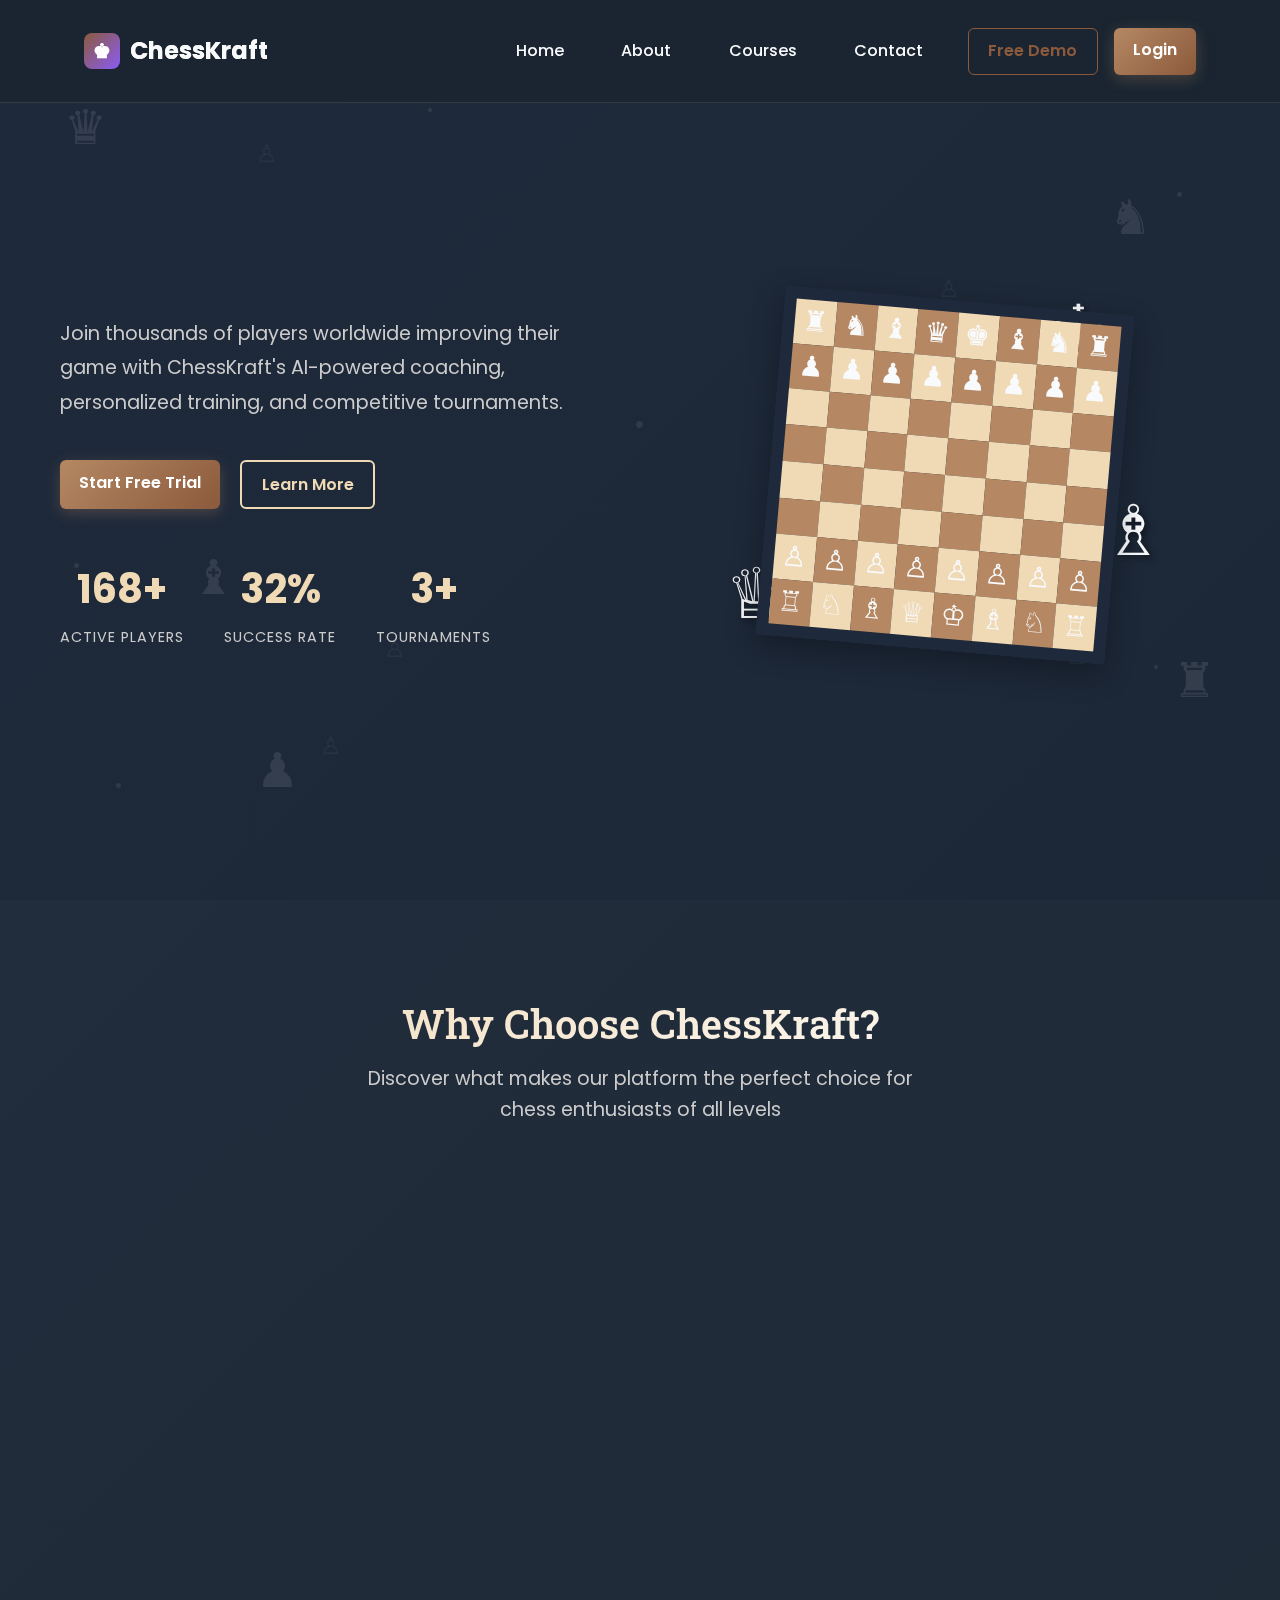
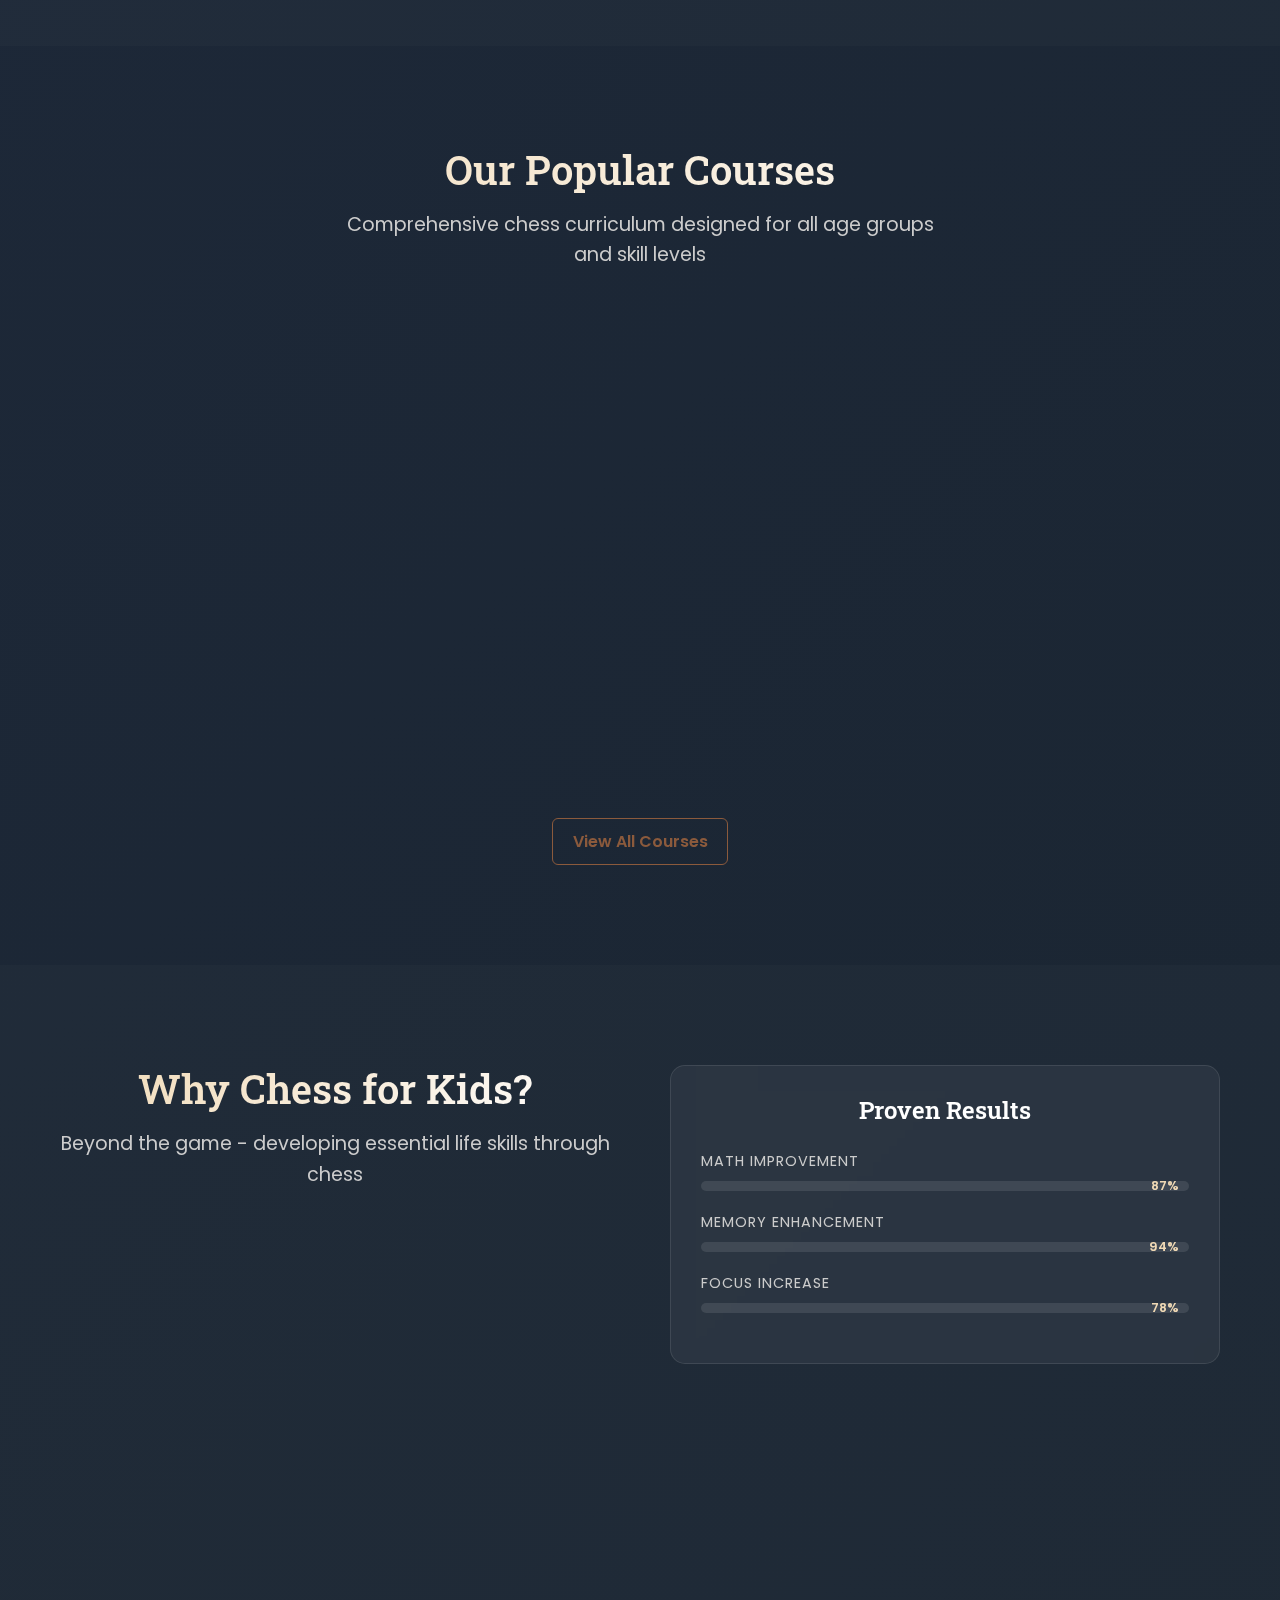
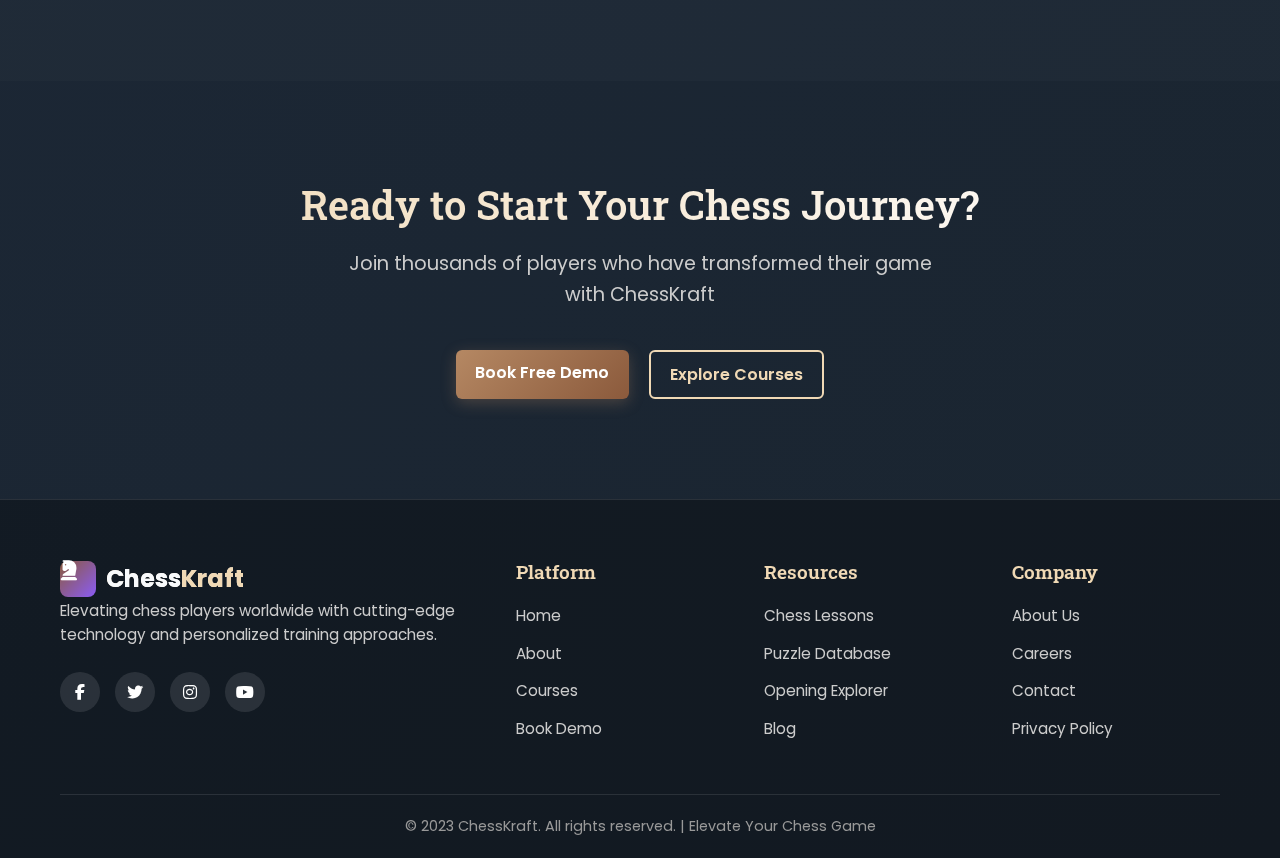
<file: index.html>
<!DOCTYPE html>
<html lang="en">
<head>
    <meta charset="UTF-8">
    <meta name="viewport" content="width=device-width, initial-scale=1.0">
    <title>ChessKraft - Master Chess Like Never Before</title>
    <link rel="icon" type="image/jpg" href="/images/fevicon.jpg">
    <link rel="stylesheet" href="style.css">
    <link rel="stylesheet" href="https://cdnjs.cloudflare.com/ajax/libs/font-awesome/6.4.0/css/all.min.css">
    <link href="https://fonts.googleapis.com/css2?family=Poppins:wght@300;400;500;600;700&family=Roboto+Slab:wght@300;400;500;600&display=swap" rel="stylesheet">
<script async src="https://pagead2.googlesyndication.com/pagead/js/adsbygoogle.js?client=ca-pub-8106956295695511"
     crossorigin="anonymous"></script>

</head>
<body>
    <!-- Animated Background -->
    <div class="animated-bg">
        <div class="chess-piece-anim piece-1">♛</div>
        <div class="chess-piece-anim piece-2">♞</div>
        <div class="chess-piece-anim piece-3">♝</div>
        <div class="chess-piece-anim piece-4">♜</div>
        <div class="chess-piece-anim piece-5">♟</div>
        <div class="floating-pawns">
            <span>♙</span><span>♙</span><span>♙</span><span>♙</span><span>♙</span>
        </div>
    </div>

    <!-- Header -->
    <header class="header">
        <div class="container">
            <nav class="navbar">
        <div class="nav-container">
            <a href="index.html" class="logo">
                <div class="logo-icon">♚</div>
                <div class="logo-text">ChessKraft</div>
            </a>

            <ul class="nav-menu">
                <li class="nav-item"><a href="index.html">Home</a></li>
                <li class="nav-item"><a href="about.html">About</a></li>
                <li class="nav-item"><a href="courses.html ">Courses</a></li>
                <li class="nav-item"><a href="PPC DEMO.html">Contact</a></li>
                
                
                <div class="nav-buttons">
                    <a href="demo.html" class="btn btn-outline">Free Demo</a>
                    <a href="https://app.meetchess.com/" class="btn btn-primary">Login</a>
                </div>
            </ul>

            <div class="hamburger">
                <span></span>
                <span></span>
                <span></span>
            </div>
        </div>
    </nav>

        </div>
    </header>

    <!-- Hero Section -->
    <section class="hero">
        <div class="container">
            <div class="hero-content">
                <div class="hero-text">
                    <h1 class="hero-title">
                        <span class="title-line">Master Chess</span>
                        <span class="title-line accent">Like Never Before</span>
                    </h1>
                    <p class="hero-description">Join thousands of players worldwide improving their game with ChessKraft's AI-powered coaching, personalized training, and competitive tournaments.</p>
                    <div class="hero-buttons">
                        <a href="demo.html" class="btn btn-primary">Start Free Trial</a>
                        <a href="demo.html" class="btn btn-secondary">Learn More</a>
                    </div>
                    <div class="hero-stats">
                        <div class="stat">
                            <div class="stat-number" data-count="500">0</div>
                            <div class="stat-label">Active Players</div>
                        </div>
                        <div class="stat">
                            <div class="stat-number" data-count="98">0</div>
                            <div class="stat-label">Success Rate</div>
                        </div>
                        <div class="stat">
                            <div class="stat-number" data-count="10">0</div>
                            <div class="stat-label">Tournaments</div>
                        </div>
                    </div>
                </div>
                <div class="hero-visual">
                    <div class="floating-chessboard">
                        <div class="chessboard" id="hero-chessboard"></div>
                    </div>
                    <div class="hero-pieces">
                        <div class="hero-piece king">♔</div>
                        <div class="hero-piece queen">♕</div>
                        <div class="hero-piece bishop">♗</div>
                    </div>
                </div>
            </div>
        </div>
    </section>

    <!-- Features Section -->
    <section class="features" id="features">
        <div class="container">
            <div class="section-header">
                <h2 class="section-title">Why Choose ChessKraft?</h2>
                <p class="section-subtitle">Discover what makes our platform the perfect choice for chess enthusiasts of all levels</p>
            </div>
            <div class="features-grid">
                <div class="feature-card">
                    <div class="feature-icon">
                        <i class="fas fa-robot"></i>
                    </div>
                    <h3>AI-Powered Analysis</h3>
                    <p>Advanced chess engine analyzes your games and identifies improvement areas with pinpoint accuracy.</p>
                    <div class="feature-anim">
                        <div class="analysis-dots">
                            <span></span><span></span><span></span>
                        </div>
                    </div>
                </div>
                <div class="feature-card">
                    <div class="feature-icon">
                        <i class="fas fa-graduation-cap"></i>
                    </div>
                    <h3>Personalized Training</h3>
                    <p>Custom training plans based on your skill level, playing style, and specific improvement goals.</p>
                    <div class="feature-anim">
                        <div class="progress-ring"></div>
                    </div>
                </div>
                <div class="feature-card">
                    <div class="feature-icon">
                        <i class="fas fa-trophy"></i>
                    </div>
                    <h3>Daily Tournaments</h3>
                    <p>Compete in daily tournaments with players at your level and climb the global leaderboard.</p>
                    <div class="feature-anim">
                        <div class="trophy-glow"></div>
                    </div>
                </div>
            </div>
        </div>
    </section>

    <!-- Courses Preview -->
    <section class="courses-preview">
        <div class="container">
            <div class="section-header">
                <h2 class="section-title">Our Popular Courses</h2>
                <p class="section-subtitle">Comprehensive chess curriculum designed for all age groups and skill levels</p>
            </div>
            <div class="courses-grid">
                <div class="course-card">
                    <div class="course-badge">Beginner</div>
                    <div class="course-icon">
                        <i class="fas fa-chess-pawn"></i>
                    </div>
                    <h3>Beginner Program</h3>
                    <p>Perfect for those just starting their chess journey</p>
                    <ul class="course-features">
                        <li>Basic rules and piece movements</li>
                        <li>Simple checkmates and tactics</li>
                        <li>Fun interactive lessons</li>
                    </ul>
                    <a href="courses.html" class="btn btn-course">Explore</a>
                </div>
                <div class="course-card">
                    <div class="course-badge">Intermediate</div>
                    <div class="course-icon">
                        <i class="fas fa-chess-knight"></i>
                    </div>
                    <h3>Intermediate Program</h3>
                    <p>Take your skills to the next level</p>
                    <ul class="course-features">
                        <li>Advanced tactics and strategies</li>
                        <li>Opening principles</li>
                        <li>Endgame techniques</li>
                    </ul>
                    <a href="courses.html" class="btn btn-course">Explore</a>
                </div>
                <div class="course-card">
                    <div class="course-badge">Advanced</div>
                    <div class="course-icon">
                        <i class="fas fa-chess-queen"></i>
                    </div>
                    <h3>Advanced Program</h3>
                    <p>Master-level training for serious players</p>
                    <ul class="course-features">
                        <li>Complex opening repertoires</li>
                        <li>Tournament preparation</li>
                        <li>One-on-one coaching</li>
                    </ul>
                    <a href="courses.html" class="btn btn-course">Explore</a>
                </div>
            </div>
            <div class="section-cta">
                <a href="courses.html" class="btn btn-outline">View All Courses</a>
            </div>
        </div>
    </section>

    <!-- Benefits Section -->
    <section class="benefits">
        <div class="container">
            <div class="benefits-content">
                <div class="benefits-text">
                    <h2 class="section-title">Why Chess for Kids?</h2>
                    <p class="section-subtitle">Beyond the game - developing essential life skills through chess</p>
                    
                    <div class="benefits-list">
                        <div class="benefit-item">
                            <div class="benefit-icon">
                                <i class="fas fa-brain"></i>
                            </div>
                            <div class="benefit-text">
                                <h4>Cognitive Development</h4>
                                <p>Enhances memory, problem-solving skills, and critical thinking abilities.</p>
                            </div>
                        </div>
                        <div class="benefit-item">
                            <div class="benefit-icon">
                                <i class="fas fa-lightbulb"></i>
                            </div>
                            <div class="benefit-text">
                                <h4>Creativity & Imagination</h4>
                                <p>Develops innovative strategies and visual thinking for complex situations.</p>
                            </div>
                        </div>
                        <div class="benefit-item">
                            <div class="benefit-icon">
                                <i class="fas fa-chart-line"></i>
                            </div>
                            <div class="benefit-text">
                                <h4>Academic Improvement</h4>
                                <p>Better performance in mathematics, reading, and logical reasoning.</p>
                            </div>
                        </div>
                    </div>
                </div>
                <div class="benefits-visual">
                    <div class="stats-card">
                        <h3>Proven Results</h3>
                        <div class="stat-bar">
                            <div class="stat-label">Math Improvement</div>
                            <div class="stat-progress">
                                <div class="progress-fill" data-width="87"></div>
                                <span class="stat-percent">87%</span>
                            </div>
                        </div>
                        <div class="stat-bar">
                            <div class="stat-label">Memory Enhancement</div>
                            <div class="stat-progress">
                                <div class="progress-fill" data-width="94"></div>
                                <span class="stat-percent">94%</span>
                            </div>
                        </div>
                        <div class="stat-bar">
                            <div class="stat-label">Focus Increase</div>
                            <div class="stat-progress">
                                <div class="progress-fill" data-width="78"></div>
                                <span class="stat-percent">78%</span>
                            </div>
                        </div>
                    </div>
                </div>
            </div>
        </div>
    </section>

    <!-- CTA Section -->
    <section class="cta">
        <div class="container">
            <div class="cta-content">
                <h2>Ready to Start Your Chess Journey?</h2>
                <p>Join thousands of players who have transformed their game with ChessKraft</p>
                <div class="cta-buttons">
                    <a href="demo.html" class="btn btn-primary">Book Free Demo</a>
                    <a href="courses.html" class="btn btn-secondary">Explore Courses</a>
                </div>
            </div>
        </div>
    </section>

    <!-- Footer -->
    <footer class="footer">
        <div class="container">
            <div class="footer-content">
                <div class="footer-section">
                    <div class="logo">
                        <i class="fas fa-chess-knight logo-icon"></i>
                        <span class="logo-text">Chess<span class="logo-accent">Kraft</span></span>
                    </div>
                    <p>Elevating chess players worldwide with cutting-edge technology and personalized training approaches.</p>
                    <div class="social-links">
                        <a href="#"><i class="fab fa-facebook-f"></i></a>
                        <a href="#"><i class="fab fa-twitter"></i></a>
                        <a href="#"><i class="fab fa-instagram"></i></a>
                        <a href="#"><i class="fab fa-youtube"></i></a>
                    </div>
                </div>
                <div class="footer-section">
                    <h4>Platform</h4>
                    <ul>
                        <li><a href="index.html">Home</a></li>
                        <li><a href="about.html">About</a></li>
                        <li><a href="courses.html">Courses</a></li>
                        <li><a href="demo.html">Book Demo</a></li>
                    </ul>
                </div>
                <div class="footer-section">
                    <h4>Resources</h4>
                    <ul>
                        <li><a href="#">Chess Lessons</a></li>
                        <li><a href="#">Puzzle Database</a></li>
                        <li><a href="#">Opening Explorer</a></li>
                        <li><a href="#">Blog</a></li>
                    </ul>
                </div>
                <div class="footer-section">
                    <h4>Company</h4>
                    <ul>
                        <li><a href="#">About Us</a></li>
                        <li><a href="#">Careers</a></li>
                        <li><a href="contact.html">Contact</a></li>
                        <li><a href="#">Privacy Policy</a></li>
                    </ul>
                </div>
            </div>
            <div class="footer-bottom">
                <p>&copy; 2023 ChessKraft. All rights reserved. | Elevate Your Chess Game</p>
            </div>
        </div>
    </footer>

    <script src="script.js"></script>
    <script src="animations.js"></script>
</body>
</html>
</file>
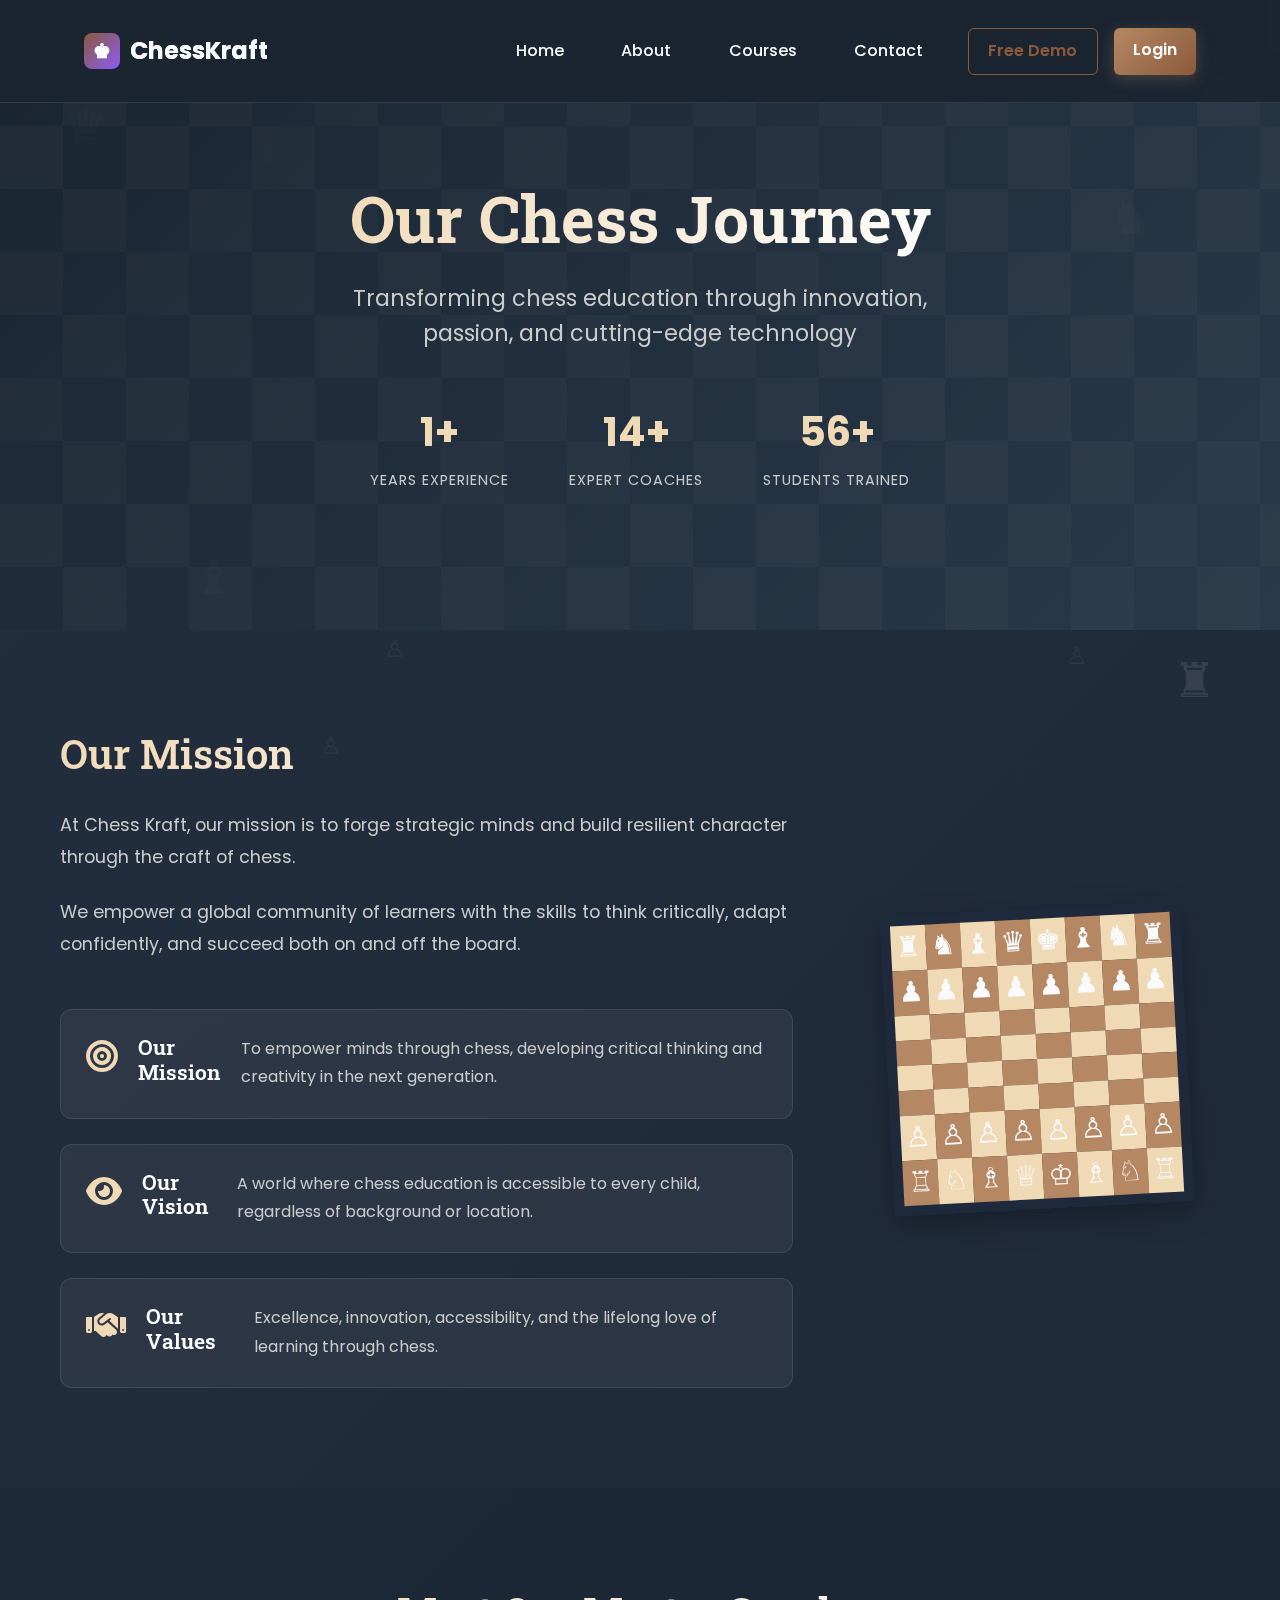
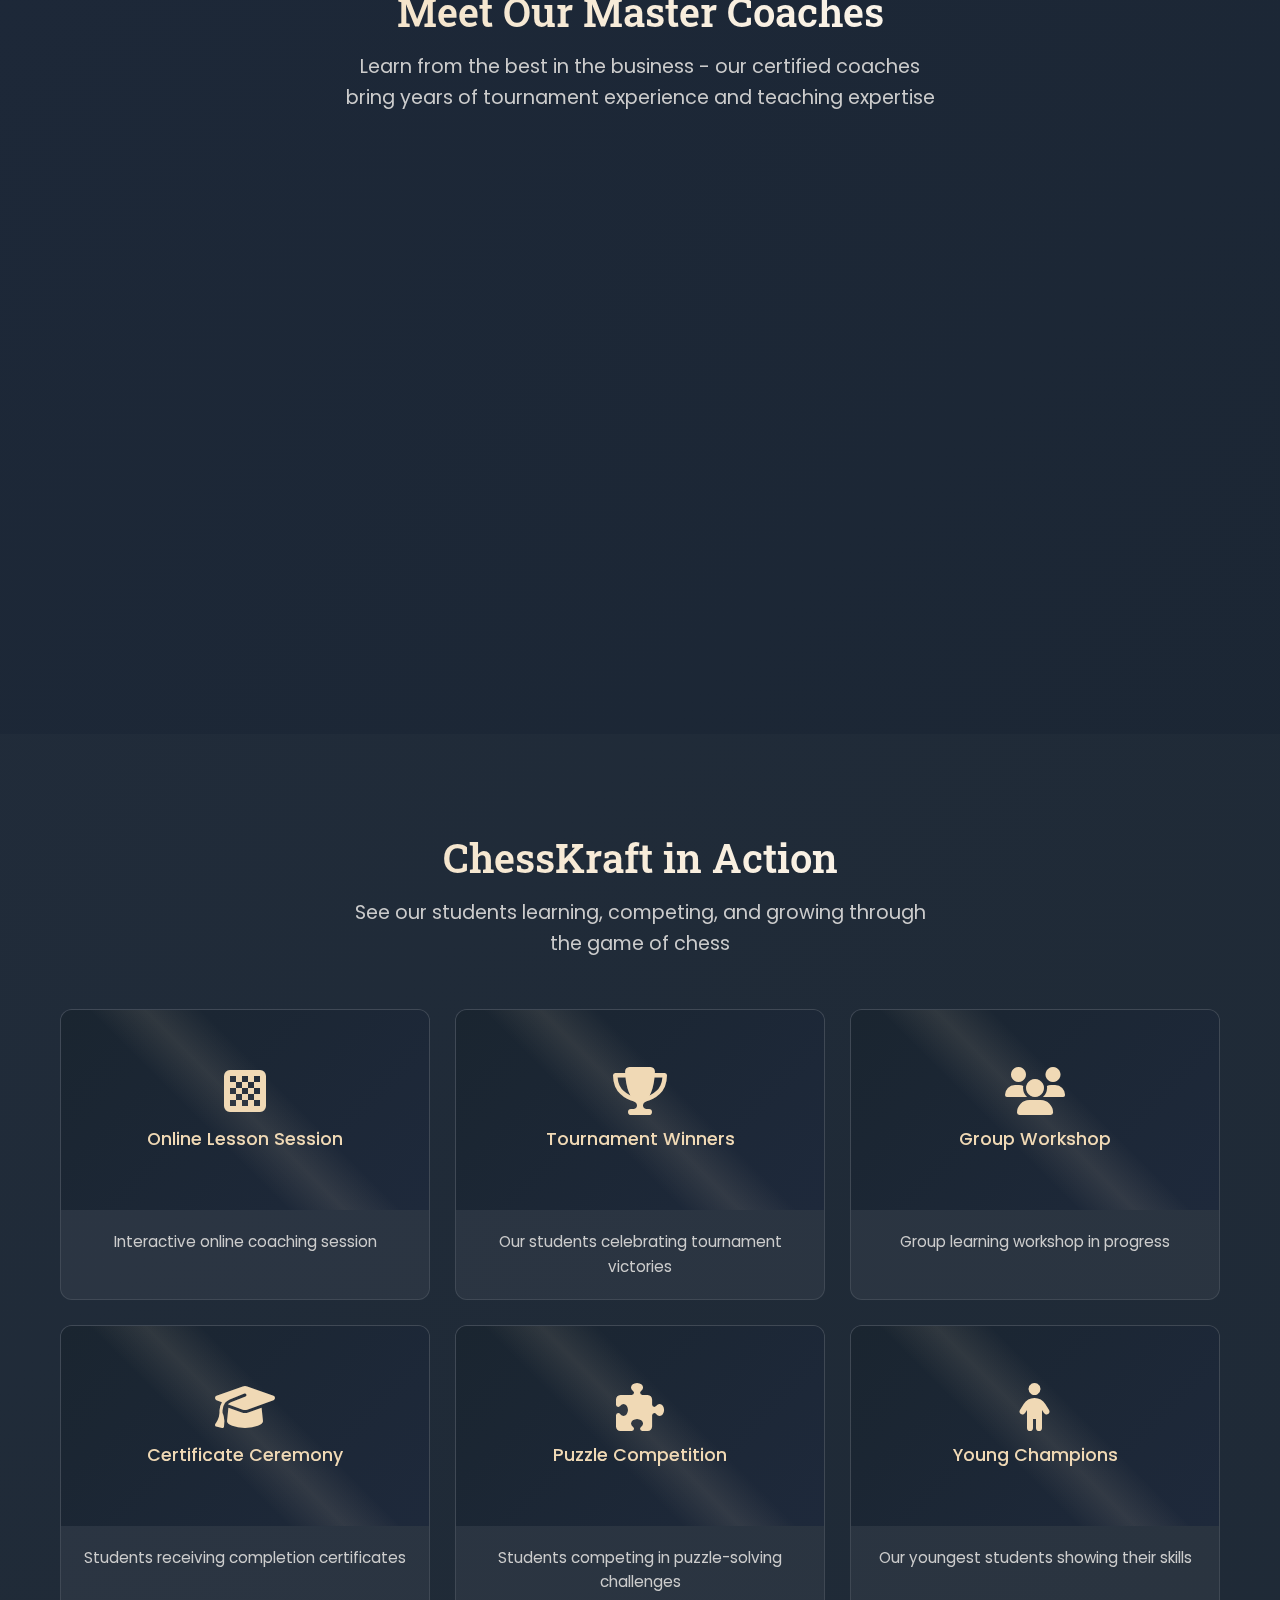
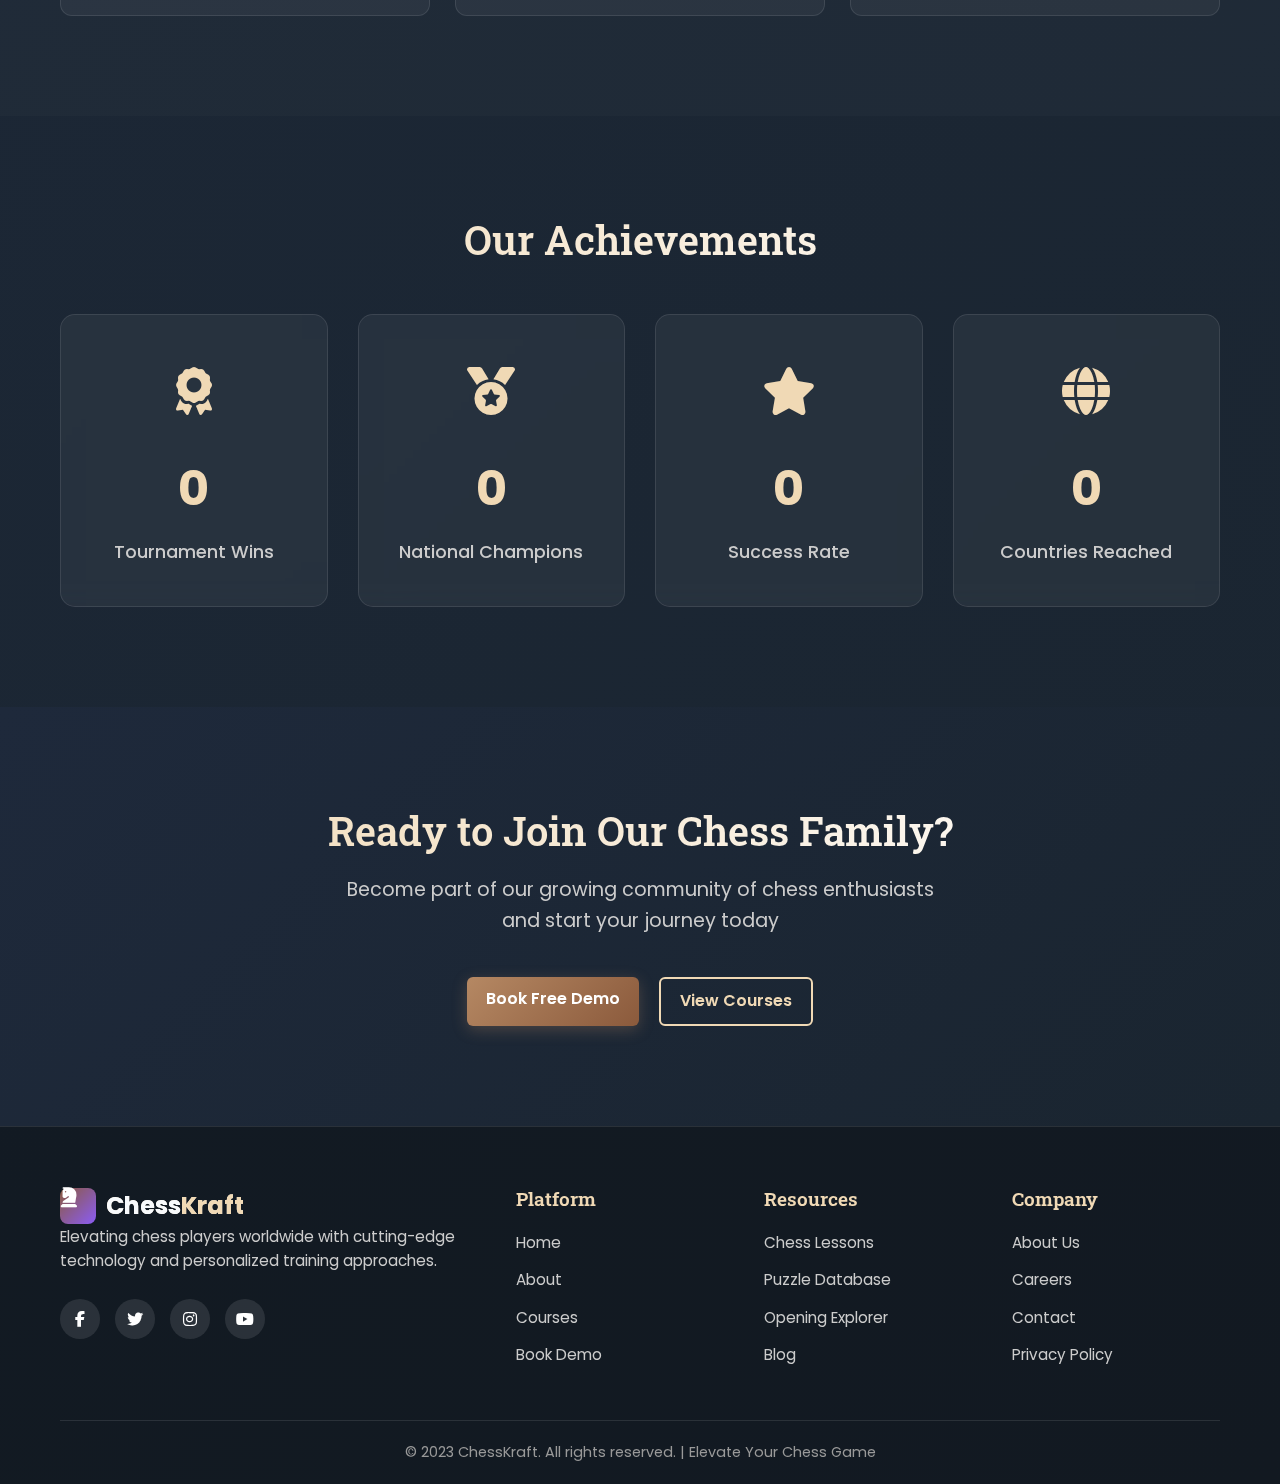
<file: about.html>
<!DOCTYPE html>
<html lang="en">
<head>
    <meta charset="UTF-8">
    <meta name="viewport" content="width=device-width, initial-scale=1.0">
    <title>About Us - ChessKraft</title>
    <link rel="stylesheet" href="style.css">
    <link rel="stylesheet" href="about.css">
    <link rel="stylesheet" href="https://cdnjs.cloudflare.com/ajax/libs/font-awesome/6.4.0/css/all.min.css">
    <link href="https://fonts.googleapis.com/css2?family=Poppins:wght@300;400;500;600;700&family=Roboto+Slab:wght@300;400;500;600&display=swap" rel="stylesheet">
<script async src="https://pagead2.googlesyndication.com/pagead/js/adsbygoogle.js?client=ca-pub-8106956295695511"
     crossorigin="anonymous"></script>


</head>
<body>
    <!-- Animated Background -->
    <div class="animated-bg">
        <div class="chess-piece-anim piece-1">♛</div>
        <div class="chess-piece-anim piece-2">♞</div>
        <div class="chess-piece-anim piece-3">♝</div>
        <div class="chess-piece-anim piece-4">♜</div>
        <div class="floating-pawns">
            <span>♙</span><span>♙</span><span>♙</span><span>♙</span><span>♙</span>
        </div>
    </div>

    <!-- Header -->
    <header class="header">
        <div class="container">
            <nav class="navbar">
        <div class="nav-container">
            <a href="index.html" class="logo">
                <div class="logo-icon">♚</div>
                <div class="logo-text">ChessKraft</div>
            </a>

            <ul class="nav-menu">
                <li class="nav-item"><a href="index.html">Home</a></li>
                <li class="nav-item"><a href="about.html">About</a></li>
                <li class="nav-item"><a href="courses.html ">Courses</a></li>
                <li class="nav-item"><a href="PPC DEMO.html">Contact</a></li>
                
                
                <div class="nav-buttons">
                    <a href="demo.html" class="btn btn-outline">Free Demo</a>
                    <a href="https://app.meetchess.com/" class="btn btn-primary">Login</a>
                </div>
            </ul>

            <div class="hamburger">
                <span></span>
                <span></span>
                <span></span>
            </div>
        </div>
    </nav>

        </div>
    </header>

    <!-- About Hero Section -->
    <section class="about-hero">
        <div class="container">
            <div class="about-hero-content">
                <h1 class="about-hero-title">Our Chess Journey</h1>
                <p class="about-hero-subtitle">Transforming chess education through innovation, passion, and cutting-edge technology</p>
                <div class="hero-stats">
                    <div class="stat">
                        <div class="stat-number" data-count="7">0</div>
                        <div class="stat-label">Years Experience</div>
                    </div>
                    <div class="stat">
                        <div class="stat-number" data-count="50">0</div>
                        <div class="stat-label">Expert Coaches</div>
                    </div>
                    <div class="stat">
                        <div class="stat-number" data-count="200">0</div>
                        <div class="stat-label">Students Trained</div>
                    </div>
                </div>
            </div>
        </div>
    </section>

    <!-- Our Story Section -->
    <section class="our-story">
        <div class="container">
            <div class="story-content">
                <div class="story-text">
                    <h2>Our Mission</h2>
                    <p>At Chess Kraft, our mission is to forge strategic minds and build resilient character through the craft of chess. </p>
                    <p>We empower a global community of learners with the skills to think critically, adapt confidently, and succeed both on and off the board.</p>
                    <div class="story-features">
                        <div class="feature">
                            <i class="fas fa-bullseye"></i>
                            <h4>Our Mission</h4>
                            <p>To empower minds through chess, developing critical thinking and creativity in the next generation.</p>
                        </div>
                        <div class="feature">
                            <i class="fas fa-eye"></i>
                            <h4>Our Vision</h4>
                            <p>A world where chess education is accessible to every child, regardless of background or location.</p>
                        </div>
                        <div class="feature">
                            <i class="fas fa-handshake"></i>
                            <h4>Our Values</h4>
                            <p>Excellence, innovation, accessibility, and the lifelong love of learning through chess.</p>
                        </div>
                    </div>
                </div>
                <div class="story-visual">
                    <div class="story-chessboard">
                        <div class="chessboard" ></div>
                    </div>
                </div>
            </div>
        </div>
    </section>

    <!-- Team Section -->
    <section class="team-section">
        <div class="container">
            <h2 class="section-title">Meet Our Master Coaches</h2>
            <p class="section-subtitle">Learn from the best in the business - our certified coaches bring years of tournament experience and teaching expertise</p>
            
            <div class="team-grid">
                <div class="team-member">
                    <div class="member-photo">
                        <div class="photo-placeholder">
                            <i class="fas fa-chess-king"></i>
                        </div>
                        <div class="member-badge">OWNER</div>
                    </div>
                    <h3>CLIFFORD SWAMI</h3>
                    <div class="member-title">Founder</div>
                    <p>From a single room to a global platform, my vision for Chess Kraft has always been simple: to use chess to build smarter, more resilient minds.</p>
                    <div class="member-rating">
                        <div class="stars">
                            <i class="fas fa-star"></i>
                            <i class="fas fa-star"></i>
                            <i class="fas fa-star"></i>
                            <i class="fas fa-star"></i>
                            <i class="fas fa-star"></i>
                        </div>
                        <span>Rating: 2650</span>
                    </div>
                </div>
                
                <div class="team-member ">
                    <div class="member-photo">
                        <div class="photo-placeholder">
                            <i class="fas fa-chess-queen"></i>
                        </div>
                        <div class="member-badge">HC</div>
                    </div>
                    <h3>Moshe Alhat</h3>
                    <div class="member-title">Head Coach</div>
                    <p>With over 10 years of dedicated experience in competitive chess and coaching, our Head Coach brings a profound depth of knowledge to Chess Kraft.</p>
                    <div class="member-rating">
                        <div class="stars">
                            <i class="fas fa-star"></i>
                            <i class="fas fa-star"></i>
                            <i class="fas fa-star"></i>
                            <i class="fas fa-star"></i>
                            <i class="fas fa-star-half-alt"></i>
                        </div>
                        <span>Rating: 2480</span>
                    </div>
                </div>
                
                <div class="team-member">
                    <div class="member-photo">
                        <div class="photo-placeholder">
                            <i class="fas fa-chess-knight"></i>
                        </div>
                        <div class="member-badge">SC</div>
                    </div>
                    <h3>Ashutosh Kute</h3>
                    <div class="member-title">Senior Coach</div>
                    <p>Youth chess specialist with a passion for making chess fun and accessible for children of all ages.</p>
                    <div class="member-rating">
                        <div class="stars">
                            <i class="fas fa-star"></i>
                            <i class="fas fa-star"></i>
                            <i class="fas fa-star"></i>
                            <i class="fas fa-star"></i>
                            <i class="fas fa-star"></i>
                        </div>
                        <span>Rating: 2450</span>
                    </div>
                </div>
                
                
            </div>
        </div>
    </section>

    <!-- Gallery Section -->
    <section class="gallery-section">
        <div class="container">
            <h2 class="section-title">ChessKraft in Action</h2>
            <p class="section-subtitle">See our students learning, competing, and growing through the game of chess</p>
            
            <div class="gallery-container">
                <div class="gallery-grid">
                    <div class="gallery-item">
                        <div class="gallery-image">
                            <div class="image-placeholder">
                                <i class="fas fa-chess-board"></i>
                                <span>Online Lesson Session</span>
                            </div>
                        </div>
                        <div class="gallery-caption">Interactive online coaching session</div>
                    </div>
                    
                    <div class="gallery-item">
                        <div class="gallery-image">
                            <div class="image-placeholder">
                                <i class="fas fa-trophy"></i>
                                <span>Tournament Winners</span>
                            </div>
                        </div>
                        <div class="gallery-caption">Our students celebrating tournament victories</div>
                    </div>
                    
                    <div class="gallery-item">
                        <div class="gallery-image">
                            <div class="image-placeholder">
                                <i class="fas fa-users"></i>
                                <span>Group Workshop</span>
                            </div>
                        </div>
                        <div class="gallery-caption">Group learning workshop in progress</div>
                    </div>
                    
                    <div class="gallery-item">
                        <div class="gallery-image">
                            <div class="image-placeholder">
                                <i class="fas fa-graduation-cap"></i>
                                <span>Certificate Ceremony</span>
                            </div>
                        </div>
                        <div class="gallery-caption">Students receiving completion certificates</div>
                    </div>
                    
                    <div class="gallery-item">
                        <div class="gallery-image">
                            <div class="image-placeholder">
                                <i class="fas fa-puzzle-piece"></i>
                                <span>Puzzle Competition</span>
                            </div>
                        </div>
                        <div class="gallery-caption">Students competing in puzzle-solving challenges</div>
                    </div>
                    
                    <div class="gallery-item">
                        <div class="gallery-image">
                            <div class="image-placeholder">
                                <i class="fas fa-child"></i>
                                <span>Young Champions</span>
                            </div>
                        </div>
                        <div class="gallery-caption">Our youngest students showing their skills</div>
                    </div>
                </div>
            </div>
        </div>
    </section>

    <!-- Achievements Section -->
    <section class="achievements-section">
        <div class="container">
            <h2 class="section-title">Our Achievements</h2>
            <div class="achievements-grid">
                <div class="achievement-card">
                    <div class="achievement-icon">
                        <i class="fas fa-award"></i>
                    </div>
                    <div class="achievement-number" data-count="121">0</div>
                    <div class="achievement-label">Tournament Wins</div>
                </div>
                
                <div class="achievement-card">
                    <div class="achievement-icon">
                        <i class="fas fa-medal"></i>
                    </div>
                    <div class="achievement-number" data-count="1">0</div>
                    <div class="achievement-label">National Champions</div>
                </div>
                
                <div class="achievement-card">
                    <div class="achievement-icon">
                        <i class="fas fa-star"></i>
                    </div>
                    <div class="achievement-number" data-count="98">0</div>
                    <div class="achievement-label">Success Rate</div>
                </div>
                
                <div class="achievement-card">
                    <div class="achievement-icon">
                        <i class="fas fa-globe"></i>
                    </div>
                    <div class="achievement-number" data-count="13">0</div>
                    <div class="achievement-label">Countries Reached</div>
                </div>
            </div>
        </div>
    </section>

    <!-- CTA Section -->
    <section class="about-cta">
        <div class="container">
            <div class="cta-content">
                <h2>Ready to Join Our Chess Family?</h2>
                <p>Become part of our growing community of chess enthusiasts and start your journey today</p>
                <div class="cta-buttons">
                    <a href="demo.html" class="btn btn-primary">Book Free Demo</a>
                    <a href="courses.html" class="btn btn-secondary">View Courses</a>
                </div>
            </div>
        </div>
    </section>

    <!-- Footer -->
    <footer class="footer">
        <div class="container">
            <div class="footer-content">
                <div class="footer-section">
                    <div class="logo">
                        <i class="fas fa-chess-knight logo-icon"></i>
                        <span class="logo-text">Chess<span class="logo-accent">Kraft</span></span>
                    </div>
                    <p>Elevating chess players worldwide with cutting-edge technology and personalized training approaches.</p>
                    <div class="social-links">
                        <a href="#"><i class="fab fa-facebook-f"></i></a>
                        <a href="#"><i class="fab fa-twitter"></i></a>
                        <a href="#"><i class="fab fa-instagram"></i></a>
                        <a href="#"><i class="fab fa-youtube"></i></a>
                    </div>
                </div>
                <div class="footer-section">
                    <h4>Platform</h4>
                    <ul>
                        <li><a href="index.html">Home</a></li>
                        <li><a href="about.html">About</a></li>
                        <li><a href="courses.html">Courses</a></li>
                        <li><a href="demo.html">Book Demo</a></li>
                    </ul>
                </div>
                <div class="footer-section">
                    <h4>Resources</h4>
                    <ul>
                        <li><a href="#">Chess Lessons</a></li>
                        <li><a href="#">Puzzle Database</a></li>
                        <li><a href="#">Opening Explorer</a></li>
                        <li><a href="#">Blog</a></li>
                    </ul>
                </div>
                <div class="footer-section">
                    <h4>Company</h4>
                    <ul>
                        <li><a href="#">About Us</a></li>
                        <li><a href="#">Careers</a></li>
                        <li><a href="contact.html">Contact</a></li>
                        <li><a href="#">Privacy Policy</a></li>
                    </ul>
                </div>
            </div>
            <div class="footer-bottom">
                <p>&copy; 2023 ChessKraft. All rights reserved. | Elevate Your Chess Game</p>
            </div>
        </div>
    </footer>

    <script src="script.js"></script>
    <script src="about.js"></script>
</body>
</html>
</file>
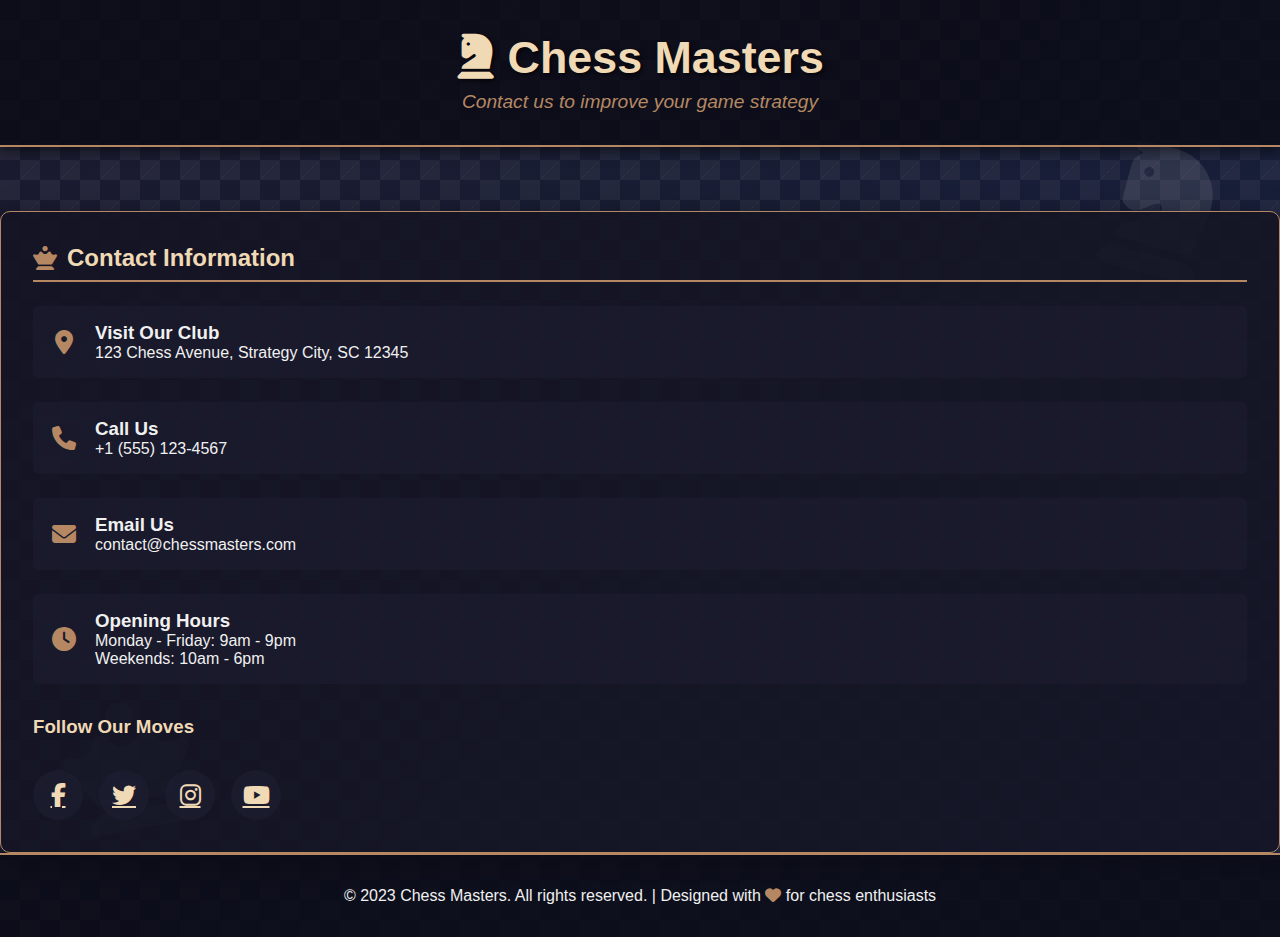
<file: contact.html>
<!DOCTYPE html>
<html lang="en">
<head>
    <meta charset="UTF-8">
    <meta name="viewport" content="width=device-width, initial-scale=1.0">
    <title>Chess Contact - Make Your Move</title>
    <link rel="stylesheet" href="https://cdnjs.cloudflare.com/ajax/libs/font-awesome/6.4.0/css/all.min.css">
    <style>
        * {
            margin: 0;
            padding: 0;
            box-sizing: border-box;
            font-family: 'Segoe UI', Tahoma, Geneva, Verdana, sans-serif;
        }

        body {
            background: linear-gradient(135deg, #1a1a2e 0%, #16213e 100%);
            color: #f0f0f0;
            min-height: 100vh;
            display: flex;
            flex-direction: column;
            position: relative;
            overflow-x: hidden;
        }

        /* Chessboard background pattern */
        .chessboard-bg {
            position: absolute;
            top: 0;
            left: 0;
            width: 100%;
            height: 100%;
            background-image: 
                linear-gradient(45deg, rgba(255,255,255,0.05) 25%, transparent 25%),
                linear-gradient(-45deg, rgba(255,255,255,0.05) 25%, transparent 25%),
                linear-gradient(45deg, transparent 75%, rgba(255,255,255,0.05) 75%),
                linear-gradient(-45deg, transparent 75%, rgba(255,255,255,0.05) 75%);
            background-size: 40px 40px;
            background-position: 0 0, 0 20px, 20px -20px, -20px 0px;
            z-index: -1;
        }

        header {
            padding: 2rem;
            text-align: center;
            background: rgba(10, 10, 20, 0.8);
            border-bottom: 2px solid #b58863;
            box-shadow: 0 4px 12px rgba(0, 0, 0, 0.5);
        }

        h1 {
            font-size: 2.8rem;
            margin-bottom: 0.5rem;
            color: #f0d9b5;
            text-shadow: 2px 2px 4px rgba(0, 0, 0, 0.7);
        }

        .tagline {
            font-size: 1.2rem;
            color: #b58863;
            font-style: italic;
        }

        .container {
            max-width: 1200px;
            margin: 2rem auto;
            padding: 0 1.5rem;
            display: flex;
            flex-wrap: wrap;
            gap: 2rem;
        }

        .contact-form {
            flex: 1;
            min-width: 300px;
            background: rgba(20, 20, 35, 0.9);
            padding: 2rem;
            border-radius: 10px;
            box-shadow: 0 10px 30px rgba(0, 0, 0, 0.5);
            border: 1px solid #b58863;
        }

        .contact-info {
            flex: 1;
            min-width: 300px;
            background: rgba(20, 20, 35, 0.9);
            padding: 2rem;
            border-radius: 10px;
            box-shadow: 0 10px 30px rgba(0, 0, 0, 0.5);
            border: 1px solid #b58863;
        }

        h2 {
            color: #f0d9b5;
            margin-bottom: 1.5rem;
            padding-bottom: 0.5rem;
            border-bottom: 2px solid #b58863;
            display: flex;
            align-items: center;
            gap: 10px;
        }

        h2 i {
            color: #b58863;
        }

        .form-group {
            margin-bottom: 1.5rem;
        }

        label {
            display: block;
            margin-bottom: 0.5rem;
            color: #f0d9b5;
        }

        input, textarea, select {
            width: 100%;
            padding: 0.8rem;
            background: rgba(30, 30, 50, 0.8);
            border: 1px solid #b58863;
            border-radius: 5px;
            color: #f0f0f0;
            font-size: 1rem;
        }

        input:focus, textarea:focus, select:focus {
            outline: none;
            border-color: #f0d9b5;
            box-shadow: 0 0 8px rgba(240, 217, 181, 0.5);
        }

        button {
            background: linear-gradient(to right, #b58863, #f0d9b5);
            color: #1a1a2e;
            border: none;
            padding: 0.8rem 1.5rem;
            font-size: 1.1rem;
            border-radius: 5px;
            cursor: pointer;
            font-weight: bold;
            transition: all 0.3s ease;
            display: flex;
            align-items: center;
            gap: 8px;
            margin-top: 1rem;
        }

        button:hover {
            transform: translateY(-3px);
            box-shadow: 0 5px 15px rgba(181, 136, 99, 0.4);
        }

        .info-item {
            display: flex;
            align-items: center;
            margin-bottom: 1.5rem;
            padding: 1rem;
            background: rgba(30, 30, 50, 0.5);
            border-radius: 5px;
            transition: all 0.3s ease;
        }

        .info-item:hover {
            background: rgba(40, 40, 60, 0.7);
            transform: translateX(5px);
        }

        .info-item i {
            font-size: 1.5rem;
            color: #b58863;
            margin-right: 1rem;
            width: 30px;
            text-align: center;
        }

        .social-links {
            display: flex;
            gap: 1rem;
            margin-top: 2rem;
        }

        .social-links a {
            display: flex;
            align-items: center;
            justify-content: center;
            width: 50px;
            height: 50px;
            background: rgba(30, 30, 50, 0.7);
            border-radius: 50%;
            color: #f0d9b5;
            font-size: 1.5rem;
            transition: all 0.3s ease;
        }

        .social-links a:hover {
            background: #b58863;
            transform: translateY(-5px);
        }

        .chess-piece {
            position: absolute;
            font-size: 8rem;
            opacity: 0.1;
            z-index: -1;
        }

        .knight {
            top: 15%;
            right: 5%;
            transform: rotate(15deg);
        }

        .queen {
            bottom: 10%;
            left: 5%;
            transform: rotate(-10deg);
        }

        footer {
            text-align: center;
            padding: 2rem;
            margin-top: auto;
            background: rgba(10, 10, 20, 0.8);
            border-top: 2px solid #b58863;
        }

        @media (max-width: 768px) {
            .container {
                flex-direction: column;
            }
            
            .chess-piece {
                font-size: 5rem;
            }
        }
    </style>
</head>
<body>
    <div class="chessboard-bg"></div>
    
    <header>
        <h1><i class="fas fa-chess-knight"></i> Chess Masters</h1>
        <p class="tagline">Contact us to improve your game strategy</p>
    </header>
    
    <div class="container">
        
            
            
        </div>
        
        <div class="contact-info">
            <h2><i class="fas fa-chess-queen"></i> Contact Information</h2>
            
            <div class="info-item">
                <i class="fas fa-map-marker-alt"></i>
                <div>
                    <h3>Visit Our Club</h3>
                    <p>123 Chess Avenue, Strategy City, SC 12345</p>
                </div>
            </div>
            
            <div class="info-item">
                <i class="fas fa-phone"></i>
                <div>
                    <h3>Call Us</h3>
                    <p>+1 (555) 123-4567</p>
                </div>
            </div>
            
            <div class="info-item">
                <i class="fas fa-envelope"></i>
                <div>
                    <h3>Email Us</h3>
                    <p>contact@chessmasters.com</p>
                </div>
            </div>
            
            <div class="info-item">
                <i class="fas fa-clock"></i>
                <div>
                    <h3>Opening Hours</h3>
                    <p>Monday - Friday: 9am - 9pm</p>
                    <p>Weekends: 10am - 6pm</p>
                </div>
            </div>
            
            <h3 style="margin-top: 2rem; color: #f0d9b5;">Follow Our Moves</h3>
            <div class="social-links">
                <a href="#"><i class="fab fa-facebook-f"></i></a>
                <a href="#"><i class="fab fa-twitter"></i></a>
                <a href="#"><i class="fab fa-instagram"></i></a>
                <a href="#"><i class="fab fa-youtube"></i></a>
            </div>
        </div>
    </div>
    
    <div class="chess-piece knight"><i class="fas fa-chess-knight"></i></div>
    <div class="chess-piece queen"><i class="fas fa-chess-queen"></i></div>
    
    <footer>
        <p>&copy; 2023 Chess Masters. All rights reserved. | Designed with <i class="fas fa-heart" style="color: #b58863;"></i> for chess enthusiasts</p>
    </footer>
    
    <script>
        document.getElementById('contactForm').addEventListener('submit', function(e) {
            e.preventDefault();
            alert('Thank you for your message! We will respond to your inquiry soon.');
            this.reset();
        });
    </script>
</body>
</html>
</file>
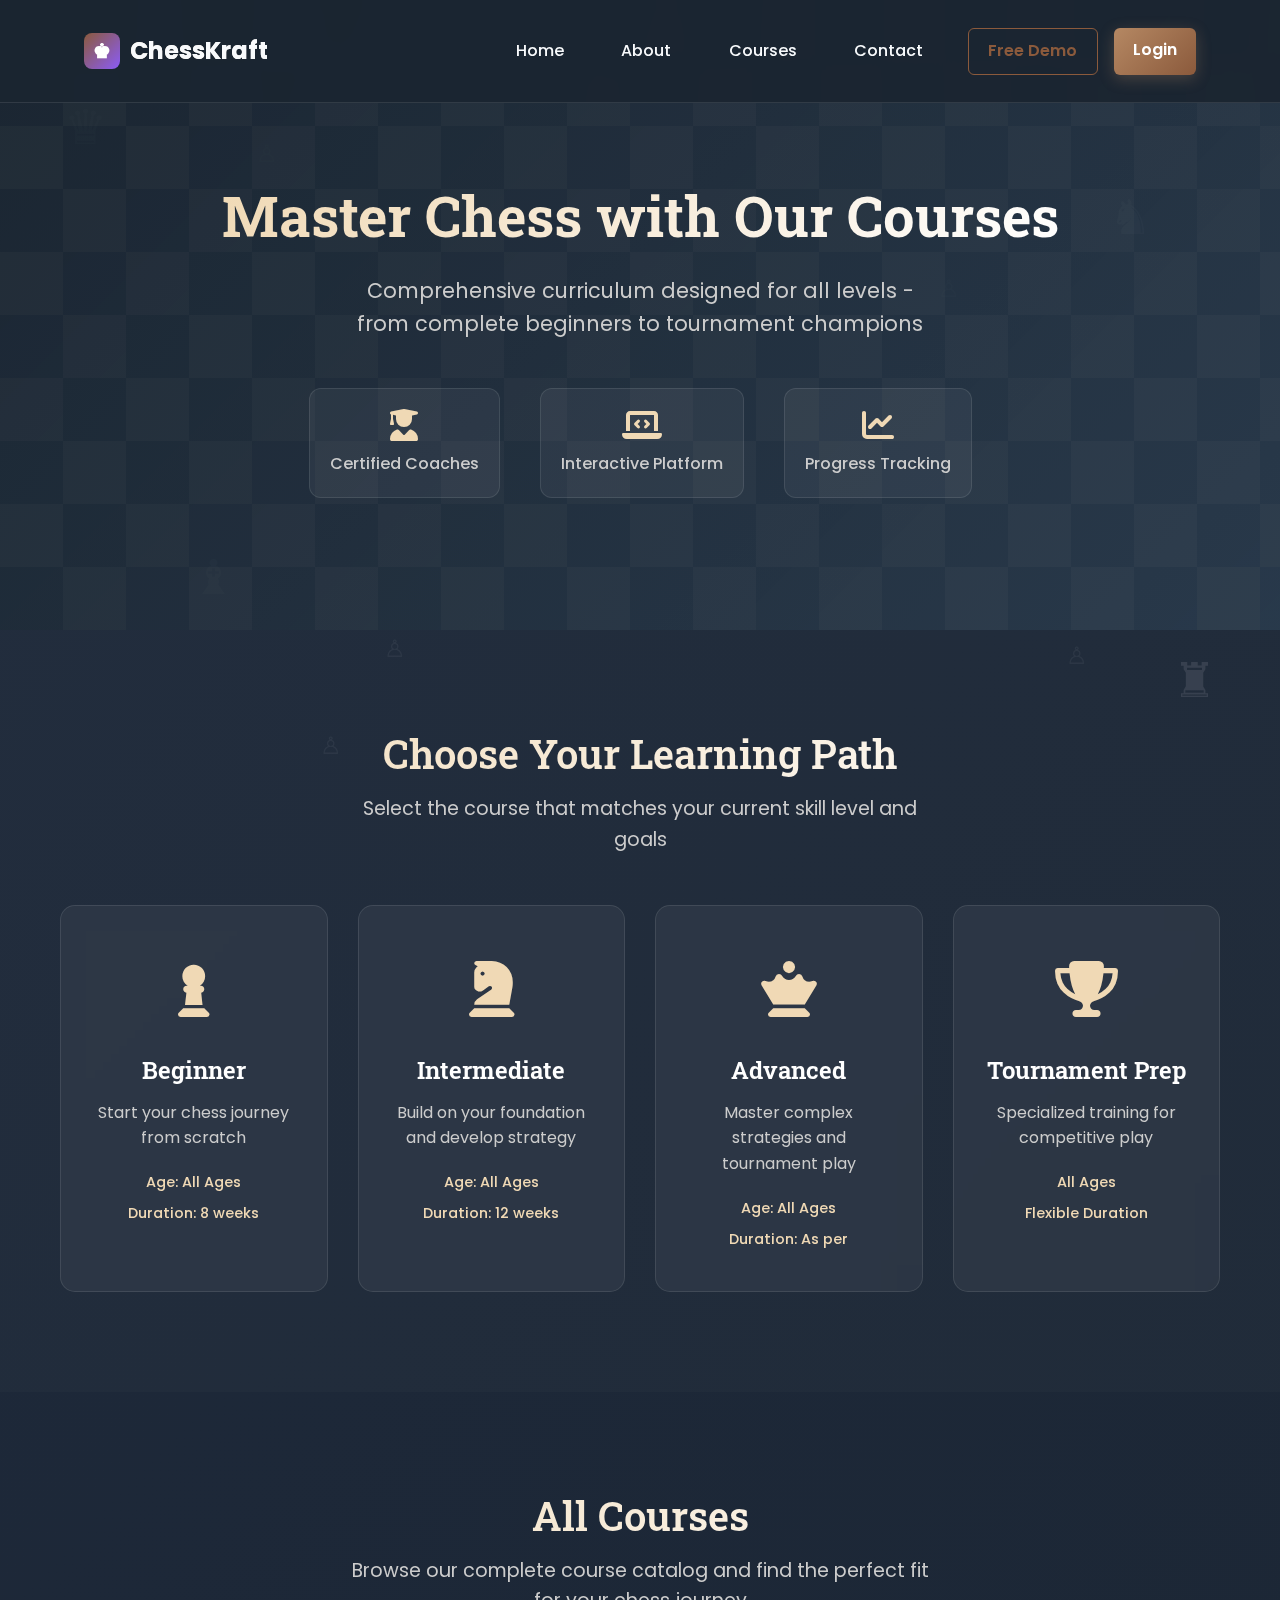
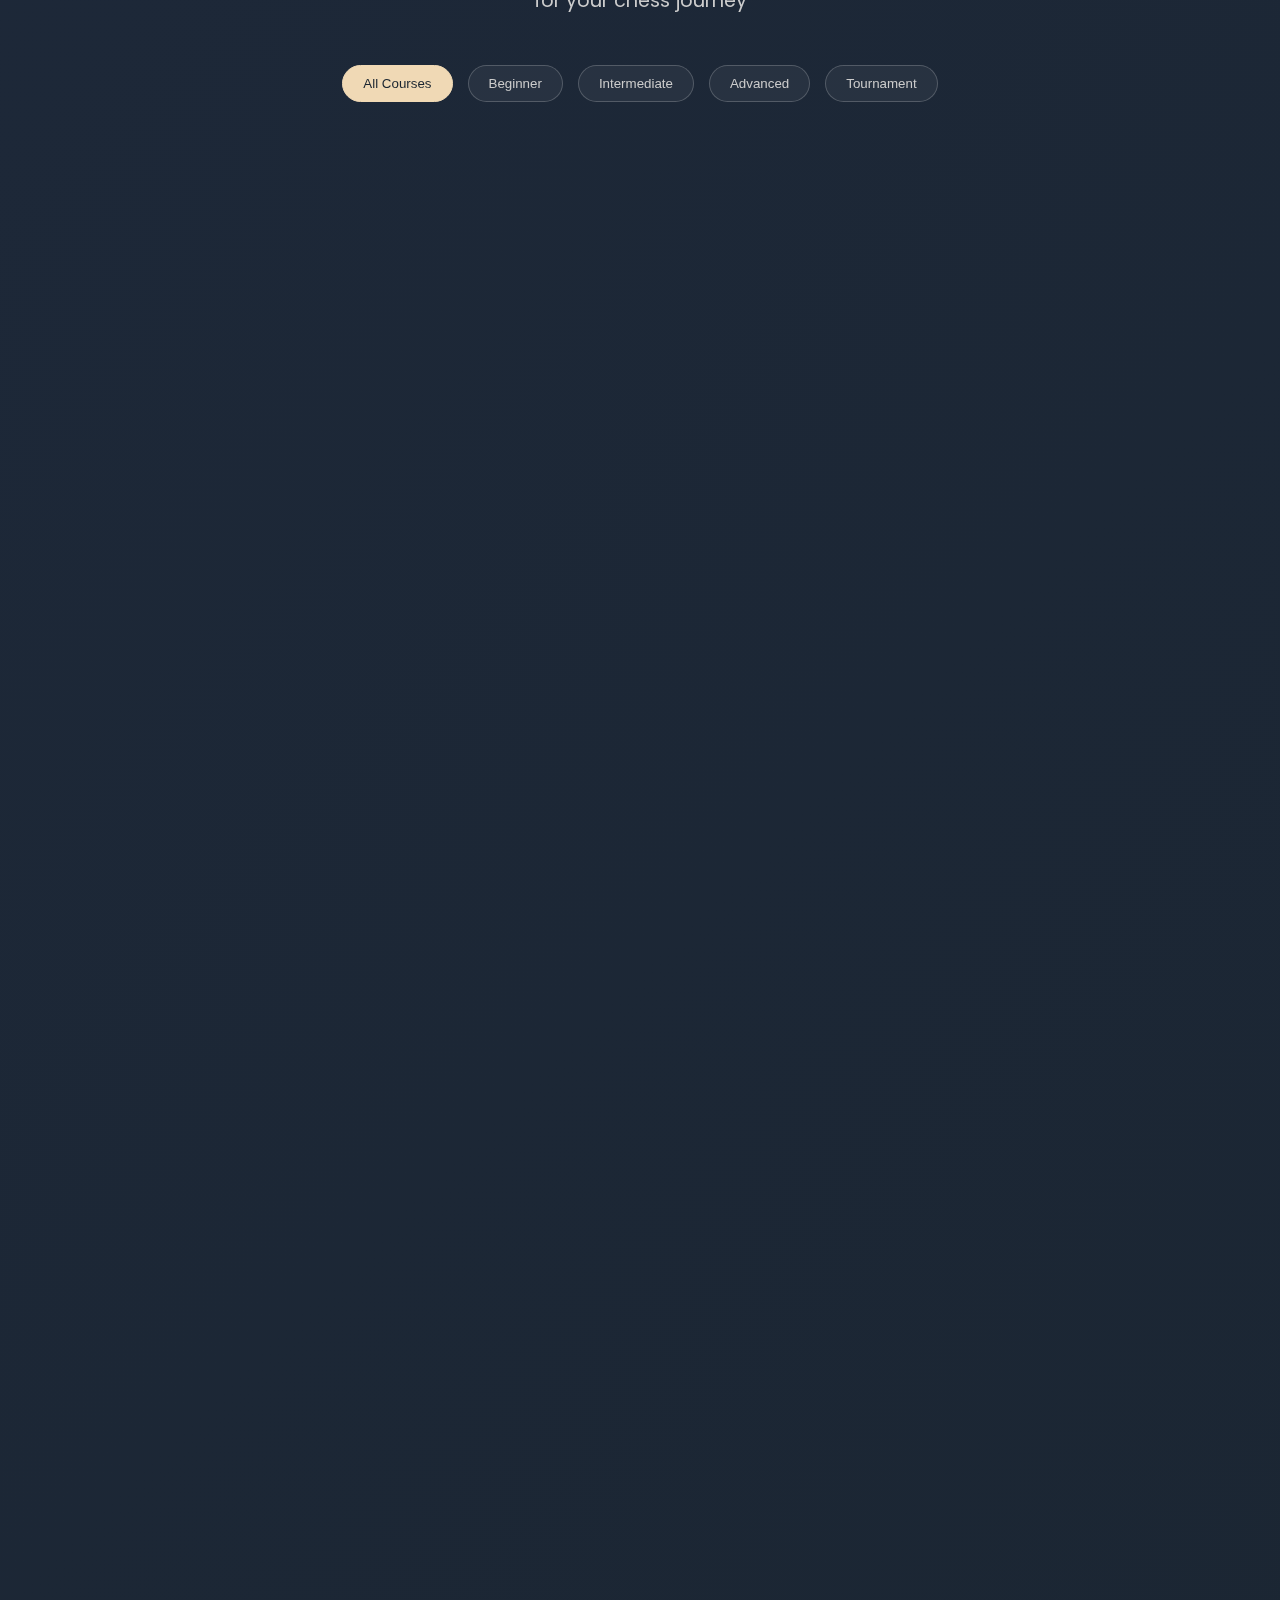
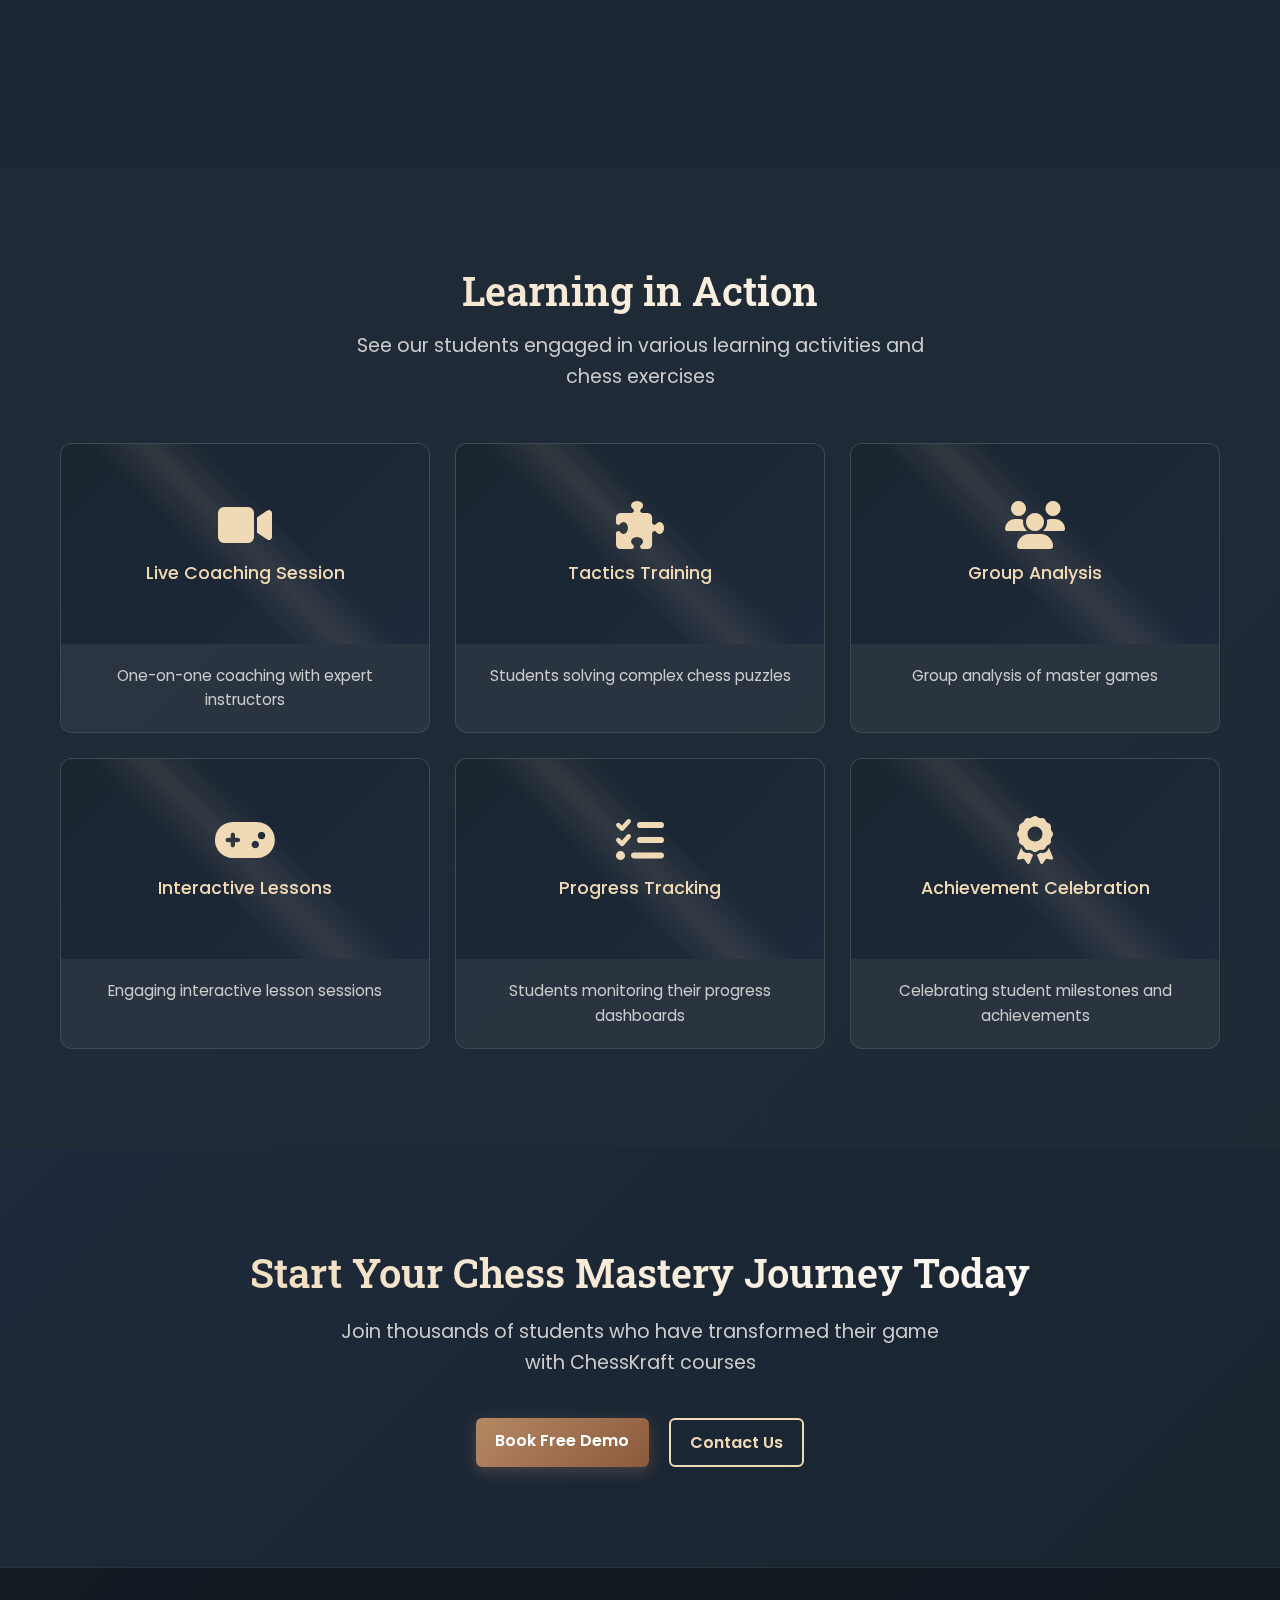
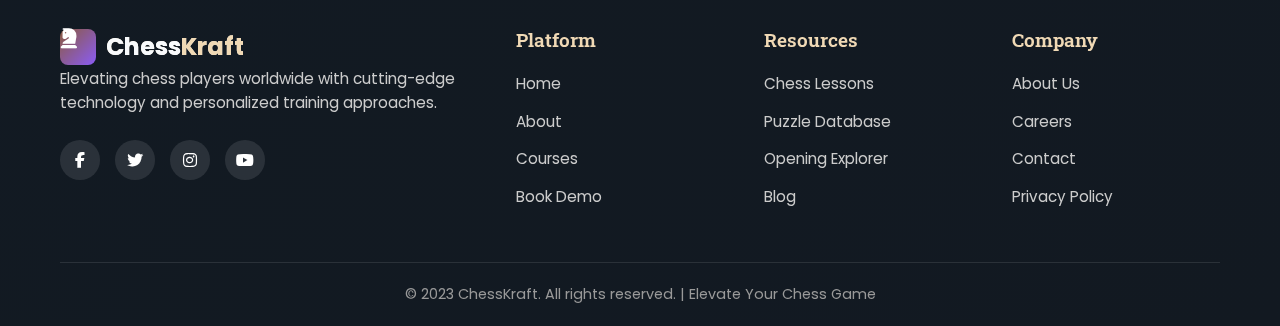
<file: courses.html>
<!DOCTYPE html>
<html lang="en">
<head>
    <meta charset="UTF-8">
    <meta name="viewport" content="width=device-width, initial-scale=1.0">
    <title>Courses - ChessKraft</title>
    <link rel="stylesheet" href="style.css">
    <link rel="stylesheet" href="courses.css">
    <link rel="stylesheet" href="https://cdnjs.cloudflare.com/ajax/libs/font-awesome/6.4.0/css/all.min.css">
    <link href="https://fonts.googleapis.com/css2?family=Poppins:wght@300;400;500;600;700&family=Roboto+Slab:wght@300;400;500;600&display=swap" rel="stylesheet">
</head>
<body>
    <!-- Animated Background -->
    <div class="animated-bg">
        <div class="chess-piece-anim piece-1">♛</div>
        <div class="chess-piece-anim piece-2">♞</div>
        <div class="chess-piece-anim piece-3">♝</div>
        <div class="chess-piece-anim piece-4">♜</div>
        <div class="floating-pawns">
            <span>♙</span><span>♙</span><span>♙</span><span>♙</span><span>♙</span>
        </div>
    </div>

    <header class="header">
        <div class="container">
            <nav class="navbar">
        <div class="nav-container">
            <a href="index.html" class="logo">
                <div class="logo-icon">♚</div>
                <div class="logo-text">ChessKraft</div>
            </a>

            <ul class="nav-menu">
                <li class="nav-item"><a href="#">Home</a></li>
                <li class="nav-item"><a href="about.html">About</a></li>
                <li class="nav-item"><a href="courses.html ">Courses</a></li>
                <li class="nav-item"><a href="PPC DEMO.html">Contact</a></li>
                
                
                <div class="nav-buttons">
                    <a href="demo.html" class="btn btn-outline">Free Demo</a>
                    <a href="https://app.meetchess.com/" class="btn btn-primary">Login</a>
                </div>
            </ul>

            <div class="hamburger">
                <span></span>
                <span></span>
                <span></span>
            </div>
        </div>
    </nav>

        </div>
    </header>

    <!-- Courses Hero Section -->
    <section class="courses-hero">
        <div class="container">
            <div class="courses-hero-content">
                <h1 class="courses-hero-title">Master Chess with Our Courses</h1>
                <p class="courses-hero-subtitle">Comprehensive curriculum designed for all levels - from complete beginners to tournament champions</p>
                <div class="hero-features">
                    <div class="feature">
                        <i class="fas fa-user-graduate"></i>
                        <span>Certified Coaches</span>
                    </div>
                    <div class="feature">
                        <i class="fas fa-laptop-code"></i>
                        <span>Interactive Platform</span>
                    </div>
                    <div class="feature">
                        <i class="fas fa-chart-line"></i>
                        <span>Progress Tracking</span>
                    </div>
                </div>
            </div>
        </div>
    </section>

    <!-- Course Categories -->
    <section class="course-categories">
        <div class="container">
            <h2 class="section-title">Choose Your Learning Path</h2>
            <p class="section-subtitle">Select the course that matches your current skill level and goals</p>
            
            <div class="categories-grid">
                <div class="category-card" data-category="beginner">
                    <div class="category-icon">
                        <i class="fas fa-chess-pawn"></i>
                    </div>
                    <h3>Beginner</h3>
                    <p>Start your chess journey from scratch</p>
                    <div class="category-stats">
                        <span>Age: All Ages</span>
                        <span>Duration: 8 weeks</span>
                    </div>
                </div>
                
                <div class="category-card" data-category="intermediate">
                    <div class="category-icon">
                        <i class="fas fa-chess-knight"></i>
                    </div>
                    <h3>Intermediate</h3>
                    <p>Build on your foundation and develop strategy</p>
                    <div class="category-stats">
                        <span>Age: All Ages</span>
                        <span>Duration: 12 weeks</span>
                    </div>
                </div>
                
                <div class="category-card" data-category="advanced">
                    <div class="category-icon">
                        <i class="fas fa-chess-queen"></i>
                    </div>
                    <h3>Advanced</h3>
                    <p>Master complex strategies and tournament play</p>
                    <div class="category-stats">
                        <span>Age: All Ages</span>
                        <span>Duration: As per </span>
                    </div>
                </div>
                
                <div class="category-card" data-category="tournament">
                    <div class="category-icon">
                        <i class="fas fa-trophy"></i>
                    </div>
                    <h3>Tournament Prep</h3>
                    <p>Specialized training for competitive play</p>
                    <div class="category-stats">
                        <span>All Ages</span>
                        <span>Flexible Duration</span>
                    </div>
                </div>
            </div>
        </div>
    </section>

    <!-- Courses Grid -->
    <section class="courses-grid-section">
        <div class="container">
            <h2 class="section-title">All Courses</h2>
            <p class="section-subtitle">Browse our complete course catalog and find the perfect fit for your chess journey</p>
            
            <div class="courses-filter">
                <button class="filter-btn active" data-filter="all">All Courses</button>
                <button class="filter-btn" data-filter="beginner">Beginner</button>
                <button class="filter-btn" data-filter="intermediate">Intermediate</button>
                <button class="filter-btn" data-filter="advanced">Advanced</button>
                <button class="filter-btn" data-filter="tournament">Tournament</button>
            </div>
            
            <div class="courses-container">
                <!-- Beginner Courses -->
                <div class="course-card beginner" data-category="beginner">
                    <div class="course-header">
                        <div class="course-badge beginner">Beginner</div>
                        <div class="course-icon">
                            <i class="fas fa-chess-pawn"></i>
                        </div>
                    </div>
                    <h3>Chess Fundamentals</h3>
                    <p class="course-description">Learn the basics of chess including piece movements, basic rules, and simple strategies.</p>
                    <div class="course-details">
                        <div class="detail">
                            <i class="fas fa-clock"></i>
                            <span>8 weeks</span>
                        </div>
                        <div class="detail">
                            <i class="fas fa-user-friends"></i>
                            <span>2 sessions/week</span>
                        </div>
                        <div class="detail">
                            <i class="fas fa-chart-bar"></i>
                            <span>Beginner Level</span>
                        </div>
                    </div>
                    <ul class="course-features">
                        <li>Piece movements and values</li>
                        <li>Basic checkmates</li>
                        <li>Simple tactics</li>
                        <li>Opening principles</li>
                        <li>Interactive puzzles</li>
                    </ul>
                    <div class="course-price">
                        <span class="price">Request For Call</span>
                        <span class="period">/course</span>
                    </div>
                    <div class="course-actions">
                        <a href="demo.html" class="btn btn-primary">Enroll Now</a>
                        <button class="btn btn-outline course-info">Learn More</button>
                    </div>
                </div>
                
                <div class="course-card beginner" data-category="beginner">
                    <div class="course-header">
                        <div class="course-badge beginner">Beginner</div>
                        <div class="course-icon">
                            <i class="fas fa-chess-board"></i>
                        </div>
                    </div>
                    <h3>Fun with Chess</h3>
                    <p class="course-description">Engaging course for young beginners focusing on fun while learning chess fundamentals.</p>
                    <div class="course-details">
                        <div class="detail">
                            <i class="fas fa-clock"></i>
                            <span>6 weeks</span>
                        </div>
                        <div class="detail">
                            <i class="fas fa-user-friends"></i>
                            <span>1 session/week</span>
                        </div>
                        <div class="detail">
                            <i class="fas fa-chart-bar"></i>
                            <span>Kids 5-8 years</span>
                        </div>
                    </div>
                    <ul class="course-features">
                        <li>Story-based learning</li>
                        <li>Colorful chess sets</li>
                        <li>Game-based activities</li>
                        <li>Parent involvement</li>
                        <li>Progress certificates</li>
                    </ul>
                    <div class="course-price">
                        <span class="price">Request For Call</span>
                        <span class="period">/course</span>
                    </div>
                    <div class="course-actions">
                        <a href="demo.html" class="btn btn-primary">Enroll Now</a>
                        <button class="btn btn-outline course-info">Learn More</button>
                    </div>
                </div>
                
                <!-- Intermediate Courses -->
                <div class="course-card intermediate" data-category="intermediate">
                    <div class="course-header">
                        <div class="course-badge intermediate">Intermediate</div>
                        <div class="course-icon">
                            <i class="fas fa-chess-knight"></i>
                        </div>
                    </div>
                    <h3>Tactics Mastery</h3>
                    <p class="course-description">Develop your tactical vision and learn to spot combinations in your games.</p>
                    <div class="course-details">
                        <div class="detail">
                            <i class="fas fa-clock"></i>
                            <span>10 weeks</span>
                        </div>
                        <div class="detail">
                            <i class="fas fa-user-friends"></i>
                            <span>3 sessions/week</span>
                        </div>
                        <div class="detail">
                            <i class="fas fa-chart-bar"></i>
                            <span>Intermediate Level</span>
                        </div>
                    </div>
                    <ul class="course-features">
                        <li>Fork, pin, and skewer tactics</li>
                        <li>Discovered attacks</li>
                        <li>Double checks</li>
                        <li>Deflection techniques</li>
                        <li>500+ tactical puzzles</li>
                    </ul>
                    <div class="course-price">
                        <span class="price">Request For Call</span>
                        <span class="period">/course</span>
                    </div>
                    <div class="course-actions">
                        <a href="demo.html" class="btn btn-primary">Enroll Now</a>
                        <button class="btn btn-outline course-info">Learn More</button>
                    </div>
                </div>
                
                <div class="course-card intermediate" data-category="intermediate">
                    <div class="course-header">
                        <div class="course-badge intermediate">Intermediate</div>
                        <div class="course-icon">
                            <i class="fas fa-chess-rook"></i>
                        </div>
                    </div>
                    <h3>Strategic Play</h3>
                    <p class="course-description">Learn positional concepts and strategic planning to outplay your opponents.</p>
                    <div class="course-details">
                        <div class="detail">
                            <i class="fas fa-clock"></i>
                            <span>12 weeks</span>
                        </div>
                        <div class="detail">
                            <i class="fas fa-user-friends"></i>
                            <span>3 sessions/week</span>
                        </div>
                        <div class="detail">
                            <i class="fas fa-chart-bar"></i>
                            <span>Intermediate Level</span>
                        </div>
                    </div>
                    <ul class="course-features">
                        <li>Pawn structure principles</li>
                        <li>Piece activity and coordination</li>
                        <li>Space advantage</li>
                        <li>Weak square strategy</li>
                        <li>Strategic planning exercises</li>
                    </ul>
                    <div class="course-price">
                        <span class="price">Request For Call</span>
                        <span class="period">/course</span>
                    </div>
                    <div class="course-actions">
                        <a href="demo.html" class="btn btn-primary">Enroll Now</a>
                        <button class="btn btn-outline course-info">Learn More</button>
                    </div>
                </div>
                
                <!-- Advanced Courses -->
                <div class="course-card advanced" data-category="advanced">
                    <div class="course-header">
                        <div class="course-badge advanced">Advanced</div>
                        <div class="course-icon">
                            <i class="fas fa-chess-queen"></i>
                        </div>
                    </div>
                    <h3>Advanced Strategy</h3>
                    <p class="course-description">Master complex strategic concepts and learn from grandmaster games.</p>
                    <div class="course-details">
                        <div class="detail">
                            <i class="fas fa-clock"></i>
                            <span>16 weeks</span>
                        </div>
                        <div class="detail">
                            <i class="fas fa-user-friends"></i>
                            <span>4 sessions/week</span>
                        </div>
                        <div class="detail">
                            <i class="fas fa-chart-bar"></i>
                            <span>Advanced Level</span>
                        </div>
                    </div>
                    <ul class="course-features">
                        <li>Prophylactic thinking</li>
                        <li>Strategic exchange sacrifices</li>
                        <li>Positional pawn breaks</li>
                        <li>Grandmaster game analysis</li>
                        <li>One-on-one coaching sessions</li>
                    </ul>
                    <div class="course-price">
                        <span class="price">Request For Call</span>
                        <span class="period">/course</span>
                    </div>
                    <div class="course-actions">
                        <a href="demo.html" class="btn btn-primary">Enroll Now</a>
                        <button class="btn btn-outline course-info">Learn More</button>
                    </div>
                </div>
                
                <!-- Tournament Courses -->
                <div class="course-card tournament" data-category="tournament">
                    <div class="course-header">
                        <div class="course-badge tournament">Tournament</div>
                        <div class="course-icon">
                            <i class="fas fa-trophy"></i>
                        </div>
                    </div>
                    <h3>Tournament Preparation</h3>
                    <p class="course-description">Comprehensive preparation for chess tournaments at all levels.</p>
                    <div class="course-details">
                        <div class="detail">
                            <i class="fas fa-clock"></i>
                            <span>Flexible</span>
                        </div>
                        <div class="detail">
                            <i class="fas fa-user-friends"></i>
                            <span>Custom schedule</span>
                        </div>
                        <div class="detail">
                            <i class="fas fa-chart-bar"></i>
                            <span>All Levels</span>
                        </div>
                    </div>
                    <ul class="course-features">
                        <li>Opening repertoire development</li>
                        <li>Time management strategies</li>
                        <li>Psychological preparation</li>
                        <li>Mock tournament simulations</li>
                        <li>Post-game analysis sessions</li>
                    </ul>
                    <div class="course-price">
                        <span class="price">Custom</span>
                        <span class="period">Pricing</span>
                    </div>
                    <div class="course-actions">
                        <a href="demo.html" class="btn btn-primary">Get Quote</a>
                        <button class="btn btn-outline course-info">Learn More</button>
                    </div>
                </div>
            </div>
        </div>
    </section>

    <!-- Course Gallery -->
    <section class="course-gallery">
        <div class="container">
            <h2 class="section-title">Learning in Action</h2>
            <p class="section-subtitle">See our students engaged in various learning activities and chess exercises</p>
            
            <div class="gallery-container">
                <div class="gallery-grid">
                    <div class="gallery-item">
                        <div class="gallery-image">
                            <div class="image-placeholder">
                                <i class="fas fa-video"></i>
                                <span>Live Coaching Session</span>
                            </div>
                        </div>
                        <div class="gallery-caption">One-on-one coaching with expert instructors</div>
                    </div>
                    
                    <div class="gallery-item">
                        <div class="gallery-image">
                            <div class="image-placeholder">
                                <i class="fas fa-puzzle-piece"></i>
                                <span>Tactics Training</span>
                            </div>
                        </div>
                        <div class="gallery-caption">Students solving complex chess puzzles</div>
                    </div>
                    
                    <div class="gallery-item">
                        <div class="gallery-image">
                            <div class="image-placeholder">
                                <i class="fas fa-users"></i>
                                <span>Group Analysis</span>
                            </div>
                        </div>
                        <div class="gallery-caption">Group analysis of master games</div>
                    </div>
                    
                    <div class="gallery-item">
                        <div class="gallery-image">
                            <div class="image-placeholder">
                                <i class="fas fa-gamepad"></i>
                                <span>Interactive Lessons</span>
                            </div>
                        </div>
                        <div class="gallery-caption">Engaging interactive lesson sessions</div>
                    </div>
                    
                    <div class="gallery-item">
                        <div class="gallery-image">
                            <div class="image-placeholder">
                                <i class="fas fa-tasks"></i>
                                <span>Progress Tracking</span>
                            </div>
                        </div>
                        <div class="gallery-caption">Students monitoring their progress dashboards</div>
                    </div>
                    
                    <div class="gallery-item">
                        <div class="gallery-image">
                            <div class="image-placeholder">
                                <i class="fas fa-award"></i>
                                <span>Achievement Celebration</span>
                            </div>
                        </div>
                        <div class="gallery-caption">Celebrating student milestones and achievements</div>
                    </div>
                </div>
            </div>
        </div>
    </section>

   

    <!-- CTA Section -->
    <section class="courses-cta">
        <div class="container">
            <div class="cta-content">
                <h2>Start Your Chess Mastery Journey Today</h2>
                <p>Join thousands of students who have transformed their game with ChessKraft courses</p>
                <div class="cta-buttons">
                    <a href="demo.html" class="btn btn-primary">Book Free Demo</a>
                    <a href="contact.html" class="btn btn-secondary">Contact Us</a>
                </div>
            </div>
        </div>
    </section>

    <!-- Footer -->
    <footer class="footer">
        <div class="container">
            <div class="footer-content">
                <div class="footer-section">
                    <div class="logo">
                        <i class="fas fa-chess-knight logo-icon"></i>
                        <span class="logo-text">Chess<span class="logo-accent">Kraft</span></span>
                    </div>
                    <p>Elevating chess players worldwide with cutting-edge technology and personalized training approaches.</p>
                    <div class="social-links">
                        <a href="#"><i class="fab fa-facebook-f"></i></a>
                        <a href="#"><i class="fab fa-twitter"></i></a>
                        <a href="#"><i class="fab fa-instagram"></i></a>
                        <a href="#"><i class="fab fa-youtube"></i></a>
                    </div>
                </div>
                <div class="footer-section">
                    <h4>Platform</h4>
                    <ul>
                        <li><a href="index.html">Home</a></li>
                        <li><a href="about.html">About</a></li>
                        <li><a href="courses.html">Courses</a></li>
                        <li><a href="demo.html">Book Demo</a></li>
                    </ul>
                </div>
                <div class="footer-section">
                    <h4>Resources</h4>
                    <ul>
                        <li><a href="#">Chess Lessons</a></li>
                        <li><a href="#">Puzzle Database</a></li>
                        <li><a href="#">Opening Explorer</a></li>
                        <li><a href="#">Blog</a></li>
                    </ul>
                </div>
                <div class="footer-section">
                    <h4>Company</h4>
                    <ul>
                        <li><a href="#">About Us</a></li>
                        <li><a href="#">Careers</a></li>
                        <li><a href="contact.html">Contact</a></li>
                        <li><a href="#">Privacy Policy</a></li>
                    </ul>
                </div>
            </div>
            <div class="footer-bottom">
                <p>&copy; 2023 ChessKraft. All rights reserved. | Elevate Your Chess Game</p>
            </div>
        </div>
    </footer>

    <script src="script.js"></script>
    <script src="courses.js"></script>
</body>
</html>
</file>
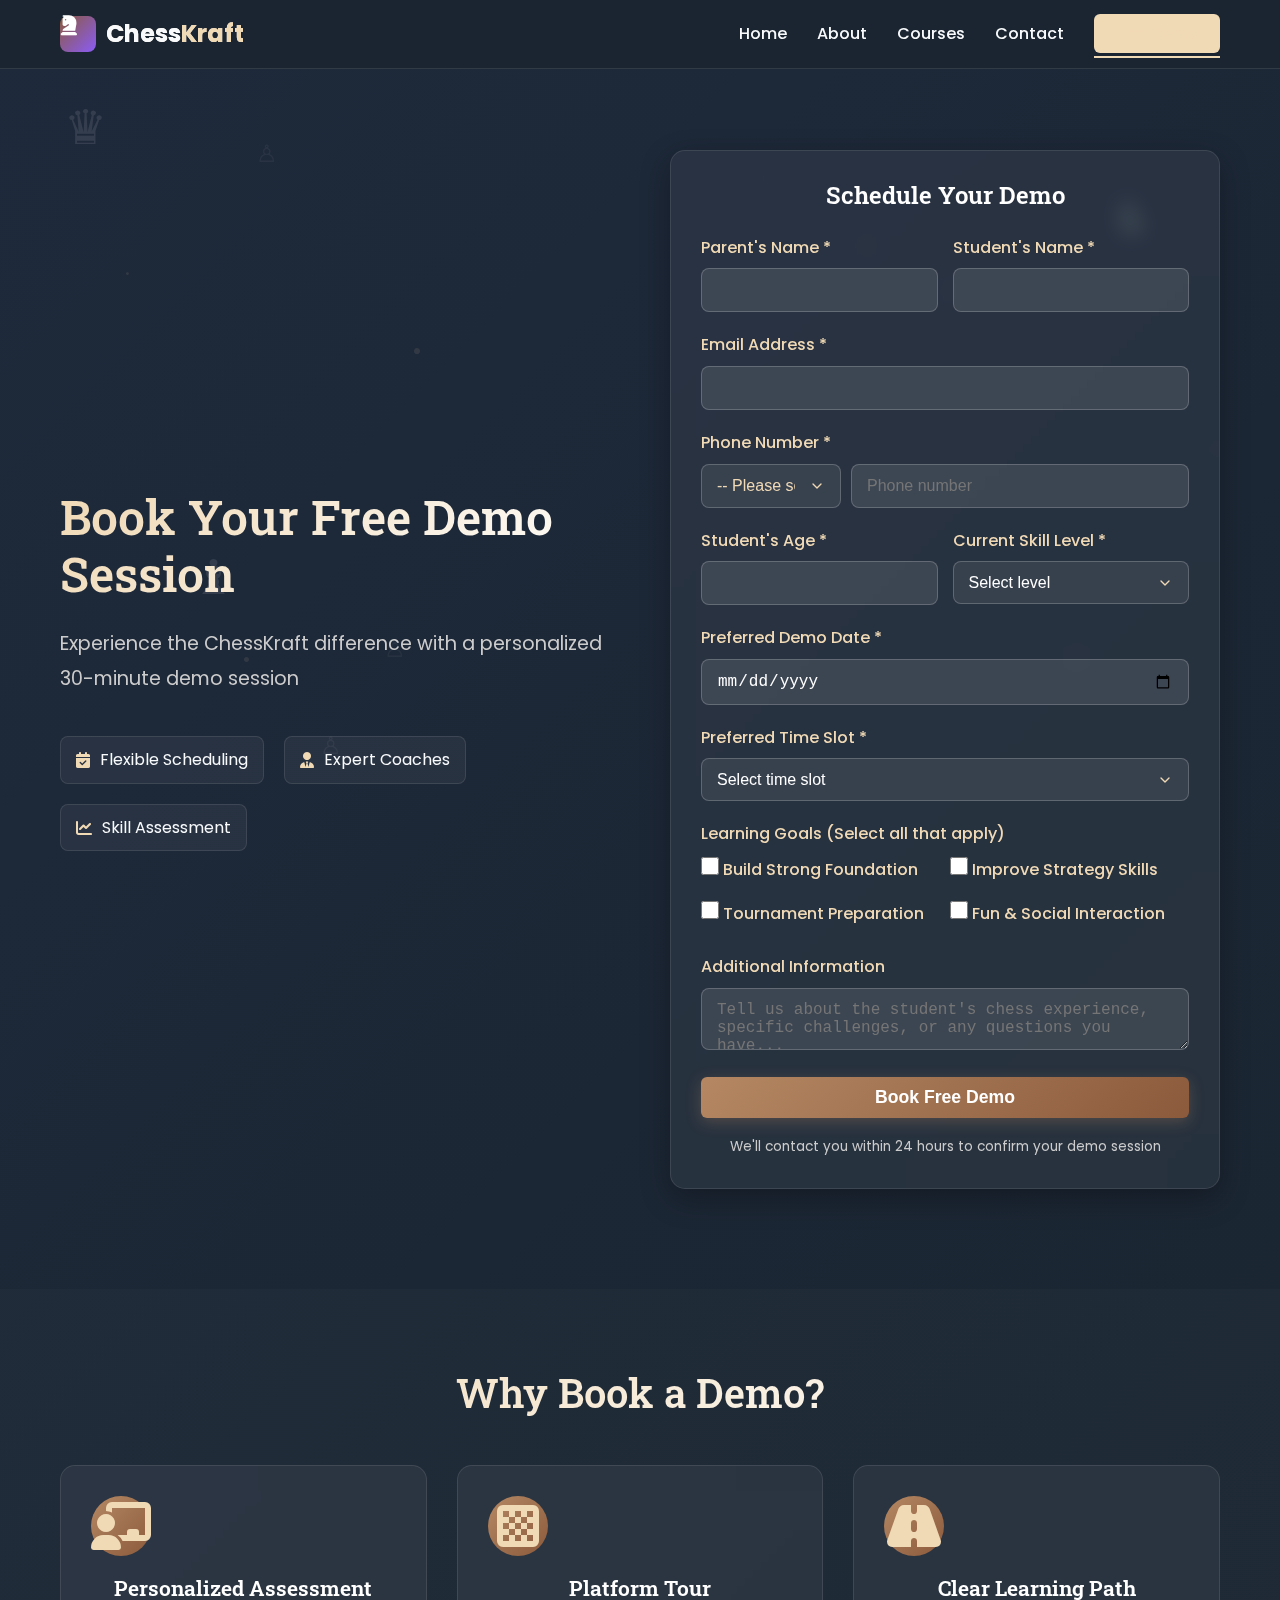
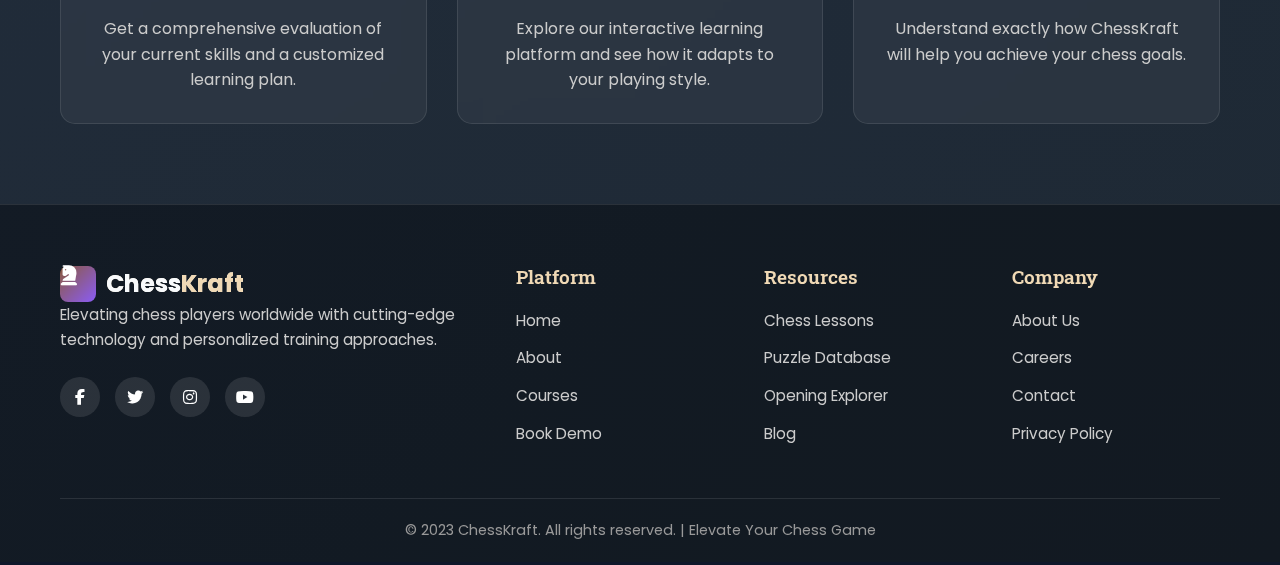
<file: demo.html>
<!DOCTYPE html>
<html lang="en">
<head>
    <meta charset="UTF-8">
    <meta name="viewport" content="width=device-width, initial-scale=1.0">
    <title>Book Free Demo - ChessKraft</title>
    <link rel="stylesheet" href="style.css">
    <link rel="stylesheet" href="https://cdnjs.cloudflare.com/ajax/libs/font-awesome/6.4.0/css/all.min.css">
    <link href="https://fonts.googleapis.com/css2?family=Poppins:wght@300;400;500;600;700&family=Roboto+Slab:wght@300;400;500;600&display=swap" rel="stylesheet">
</head>
<body>
    <!-- Animated Background -->
    <div class="animated-bg">
        <div class="chess-piece-anim piece-1">♛</div>
        <div class="chess-piece-anim piece-2">♞</div>
        <div class="chess-piece-anim piece-3">♝</div>
        <div class="floating-pawns">
            <span>♙</span><span>♙</span><span>♙</span><span>♙</span><span>♙</span>
        </div>
    </div>

    <!-- Header -->
    <header class="header">
        <div class="container">
            <nav class="nav">
                <div class="logo">
                    <i class="fas fa-chess-knight logo-icon"></i>
                    <span class="logo-text">Chess<span class="logo-accent">Kraft</span></span>
                </div>
                <ul class="nav-links">
                    <li><a href="index.html" class="nav-link">Home</a></li>
                    <li><a href="about.html" class="nav-link">About</a></li>
                    <li><a href="courses.html" class="nav-link">Courses</a></li>
                    <li><a href="contact.html" class="nav-link">Contact</a></li>
                    <li><a href="demo.html" class="nav-link btn-nav active">Free Demo</a></li>
                </ul>
                <div class="mobile-menu-btn">
                    <i class="fas fa-bars"></i>
                </div>
            </nav>
        </div>
    </header>

    <!-- Demo Hero Section -->
    <section class="demo-hero">
        <div class="container">
            <div class="demo-hero-content">
                <div class="demo-hero-text">
                    <h1>Book Your Free Demo Session</h1>
                    <p>Experience the ChessKraft difference with a personalized 30-minute demo session</p>
                    <div class="demo-features">
                        <div class="demo-feature">
                            <i class="fas fa-calendar-check"></i>
                            <span>Flexible Scheduling</span>
                        </div>
                        <div class="demo-feature">
                            <i class="fas fa-user-tie"></i>
                            <span>Expert Coaches</span>
                        </div>
                        <div class="demo-feature">
                            <i class="fas fa-chart-line"></i>
                            <span>Skill Assessment</span>
                        </div>
                    </div>
                </div>
                <div class="demo-form-container">
                    <div class="demo-form">
                        <h3>Schedule Your Demo</h3>
                        <form id="demoForm" action="https://api.web3forms.com/submit" method="POST">
                            <input type="hidden" name="access_key" value="f259bacc-4666-4aee-961e-53c46dcbe6c3">
                            <input type="hidden" name="subject" value="New ChessKraft Demo Request">
                            <input type="hidden" name="from_name" value="ChessKraft Website">
                            <input type="checkbox" name="botcheck" style="display: none;">
                            
                            <div class="form-row">
                                <div class="form-group">
                                    <label for="parentName">Parent's Name *</label>
                                    <input type="text" id="parentName" name="parentName" class="form-control" required>
                                </div>
                                <div class="form-group">
                                    <label for="studentName">Student's Name *</label>
                                    <input type="text" id="studentName" name="studentName" class="form-control" required>
                                </div>
                            </div>
                            
                            <div class="form-group">
                                <label for="email">Email Address *</label>
                                <input type="email" id="email" name="email" class="form-control" required>
                            </div>
                            
                            <div class="form-group">
                                <label for="phone">Phone Number *</label>
                                <div class="phone-input-group">
                                    <select id="countryCode" name="countryCode" class="form-control country-code" required>
                                        <option value="">-- Please select your country --</option>
                        <option value="AF">Afghanistan</option>
                        <option value="AL">Albania</option>
                        <option value="DZ">Algeria</option>
                        <option value="AS">American Samoa</option>
                        <option value="AD">Andorra</option>
                        <option value="AO">Angola</option>
                        <option value="AI">Anguilla</option>
                        <option value="AQ">Antarctica</option>
                        <option value="AG">Antigua and Barbuda</option>
                        <option value="AR">Argentina</option>
                        <option value="AM">Armenia</option>
                        <option value="AW">Aruba</option>
                        <option value="AU">Australia</option>
                        <option value="AT">Austria</option>
                        <option value="AZ">Azerbaijan</option>
                        <option value="BS">Bahamas</option>
                        <option value="BH">Bahrain</option>
                        <option value="BD">Bangladesh</option>
                        <option value="BB">Barbados</option>
                        <option value="BY">Belarus</option>
                        <option value="BE">Belgium</option>
                        <option value="BZ">Belize</option>
                        <option value="BJ">Benin</option>
                        <option value="BM">Bermuda</option>
                        <option value="BT">Bhutan</option>
                        <option value="BO">Bolivia</option>
                        <option value="BA">Bosnia and Herzegovina</option>
                        <option value="BW">Botswana</option>
                        <option value="BV">Bouvet Island</option>
                        <option value="BR">Brazil</option>
                        <option value="IO">British Indian Ocean Territory</option>
                        <option value="BN">Brunei Darussalam</option>
                        <option value="BG">Bulgaria</option>
                        <option value="BF">Burkina Faso</option>
                        <option value="BI">Burundi</option>
                        <option value="KH">Cambodia</option>
                        <option value="CM">Cameroon</option>
                        <option value="CA">Canada</option>
                        <option value="CV">Cape Verde</option>
                        <option value="KY">Cayman Islands</option>
                        <option value="CF">Central African Republic</option>
                        <option value="TD">Chad</option>
                        <option value="CL">Chile</option>
                        <option value="CN">China</option>
                        <option value="CX">Christmas Island</option>
                        <option value="CC">Cocos (Keeling) Islands</option>
                        <option value="CO">Colombia</option>
                        <option value="KM">Comoros</option>
                        <option value="CG">Congo</option>
                        <option value="CD">Congo, the Democratic Republic of the</option>
                        <option value="CK">Cook Islands</option>
                        <option value="CR">Costa Rica</option>
                        <option value="CI">Côte d'Ivoire</option>
                        <option value="HR">Croatia</option>
                        <option value="CU">Cuba</option>
                        <option value="CY">Cyprus</option>
                        <option value="CZ">Czech Republic</option>
                        <option value="DK">Denmark</option>
                        <option value="DJ">Djibouti</option>
                        <option value="DM">Dominica</option>
                        <option value="DO">Dominican Republic</option>
                        <option value="EC">Ecuador</option>
                        <option value="EG">Egypt</option>
                        <option value="SV">El Salvador</option>
                        <option value="GQ">Equatorial Guinea</option>
                        <option value="ER">Eritrea</option>
                        <option value="EE">Estonia</option>
                        <option value="ET">Ethiopia</option>
                        <option value="FK">Falkland Islands (Malvinas)</option>
                        <option value="FO">Faroe Islands</option>
                        <option value="FJ">Fiji</option>
                        <option value="FI">Finland</option>
                        <option value="FR">France</option>
                        <option value="GF">French Guiana</option>
                        <option value="PF">French Polynesia</option>
                        <option value="TF">French Southern Territories</option>
                        <option value="GA">Gabon</option>
                        <option value="GM">Gambia</option>
                        <option value="GE">Georgia</option>
                        <option value="DE">Germany</option>
                        <option value="GH">Ghana</option>
                        <option value="GI">Gibraltar</option>
                        <option value="GR">Greece</option>
                        <option value="GL">Greenland</option>
                        <option value="GD">Grenada</option>
                        <option value="GP">Guadeloupe</option>
                        <option value="GU">Guam</option>
                        <option value="GT">Guatemala</option>
                        <option value="GN">Guinea</option>
                        <option value="GW">Guinea-Bissau</option>
                        <option value="GY">Guyana</option>
                        <option value="HT">Haiti</option>
                        <option value="HM">Heard Island and McDonald Islands</option>
                        <option value="VA">Holy See (Vatican City State)</option>
                        <option value="HN">Honduras</option>
                        <option value="HK">Hong Kong</option>
                        <option value="HU">Hungary</option>
                        <option value="IS">Iceland</option>
                        <option value="IN">India</option>
                        <option value="ID">Indonesia</option>
                        <option value="IR">Iran, Islamic Republic of</option>
                        <option value="IQ">Iraq</option>
                        <option value="IE">Ireland</option>
                        <option value="IL">Israel</option>
                        <option value="IT">Italy</option>
                        <option value="JM">Jamaica</option>
                        <option value="JP">Japan</option>
                        <option value="JO">Jordan</option>
                        <option value="KZ">Kazakhstan</option>
                        <option value="KE">Kenya</option>
                        <option value="KI">Kiribati</option>
                        <option value="KP">Korea, Democratic People's Republic of</option>
                        <option value="KR">Korea, Republic of</option>
                        <option value="KW">Kuwait</option>
                        <option value="KG">Kyrgyzstan</option>
                        <option value="LA">Lao People's Democratic Republic</option>
                        <option value="LV">Latvia</option>
                        <option value="LB">Lebanon</option>
                        <option value="LS">Lesotho</option>
                        <option value="LR">Liberia</option>
                        <option value="LY">Libyan Arab Jamahiriya</option>
                        <option value="LI">Liechtenstein</option>
                        <option value="LT">Lithuania</option>
                        <option value="LU">Luxembourg</option>
                        <option value="MO">Macao</option>
                        <option value="MK">Macedonia, the former Yugoslav Republic of</option>
                        <option value="MG">Madagascar</option>
                        <option value="MW">Malawi</option>
                        <option value="MY">Malaysia</option>
                        <option value="MV">Maldives</option>
                        <option value="ML">Mali</option>
                        <option value="MT">Malta</option>
                        <option value="MH">Marshall Islands</option>
                        <option value="MQ">Martinique</option>
                        <option value="MR">Mauritania</option>
                        <option value="MU">Mauritius</option>
                        <option value="YT">Mayotte</option>
                        <option value="MX">Mexico</option>
                        <option value="FM">Micronesia, Federated States of</option>
                        <option value="MD">Moldova, Republic of</option>
                        <option value="MC">Monaco</option>
                        <option value="MN">Mongolia</option>
                        <option value="MS">Montserrat</option>
                        <option value="MA">Morocco</option>
                        <option value="MZ">Mozambique</option>
                        <option value="MM">Myanmar</option>
                        <option value="NA">Namibia</option>
                        <option value="NR">Nauru</option>
                        <option value="NP">Nepal</option>
                        <option value="NL">Netherlands</option>
                        <option value="AN">Netherlands Antilles</option>
                        <option value="NC">New Caledonia</option>
                        <option value="NZ">New Zealand</option>
                        <option value="NI">Nicaragua</option>
                        <option value="NE">Niger</option>
                        <option value="NG">Nigeria</option>
                        <option value="NU">Niue</option>
                        <option value="NF">Norfolk Island</option>
                        <option value="MP">Northern Mariana Islands</option>
                        <option value="NO">Norway</option>
                        <option value="OM">Oman</option>
                        <option value="PK">Pakistan</option>
                        <option value="PW">Palau</option>
                        <option value="PS">Palestinian Territory, Occupied</option>
                        <option value="PA">Panama</option>
                        <option value="PG">Papua New Guinea</option>
                        <option value="PY">Paraguay</option>
                        <option value="PE">Peru</option>
                        <option value="PH">Philippines</option>
                        <option value="PN">Pitcairn</option>
                        <option value="PL">Poland</option>
                        <option value="PT">Portugal</option>
                        <option value="PR">Puerto Rico</option>
                        <option value="QA">Qatar</option>
                        <option value="RE">Reunion</option>
                        <option value="RO">Romania</option>
                        <option value="RU">Russian Federation</option>
                        <option value="RW">Rwanda</option>
                        <option value="SH">Saint Helena</option>
                        <option value="KN">Saint Kitts and Nevis</option>
                        <option value="LC">Saint Lucia</option>
                        <option value="PM">Saint Pierre and Miquelon</option>
                        <option value="VC">Saint Vincent and the Grenadines</option>
                        <option value="WS">Samoa</option>
                        <option value="SM">San Marino</option>
                        <option value="ST">Sao Tome and Principe</option>
                        <option value="SA">Saudi Arabia</option>
                        <option value="SN">Senegal</option>
                        <option value="CS">Serbia and Montenegro</option>
                        <option value="SC">Seychelles</option>
                        <option value="SL">Sierra Leone</option>
                        <option value="SG">Singapore</option>
                        <option value="SK">Slovakia</option>
                        <option value="SI">Slovenia</option>
                        <option value="SB">Solomon Islands</option>
                        <option value="SO">Somalia</option>
                        <option value="ZA">South Africa</option>
                        <option value="GS">South Georgia and the South Sandwich Islands</option>
                        <option value="ES">Spain</option>
                        <option value="LK">Sri Lanka</option>
                        <option value="SD">Sudan</option>
                        <option value="SR">Suriname</option>
                        <option value="SJ">Svalbard and Jan Mayen</option>
                        <option value="SZ">Swaziland</option>
                        <option value="SE">Sweden</option>
                        <option value="CH">Switzerland</option>
                        <option value="SY">Syrian Arab Republic</option>
                        <option value="TW">Taiwan, Province of China</option>
                        <option value="TJ">Tajikistan</option>
                        <option value="TZ">Tanzania, United Republic of</option>
                        <option value="TH">Thailand</option>
                        <option value="TL">Timor-Leste</option>
                        <option value="TG">Togo</option>
                        <option value="TK">Tokelau</option>
                        <option value="TO">Tonga</option>
                        <option value="TT">Trinidad and Tobago</option>
                        <option value="TN">Tunisia</option>
                        <option value="TR">Turkey</option>
                        <option value="TM">Turkmenistan</option>
                        <option value="TC">Turks and Caicos Islands</option>
                        <option value="TV">Tuvalu</option>
                        <option value="UG">Uganda</option>
                        <option value="UA">Ukraine</option>
                        <option value="AE">United Arab Emirates</option>
                        <option value="GB">United Kingdom</option>
                        <option value="US">United States</option>
                        <option value="UM">United States Minor Outlying Islands</option>
                        <option value="UY">Uruguay</option>
                        <option value="UZ">Uzbekistan</option>
                        <option value="VU">Vanuatu</option>
                        <option value="VE">Venezuela</option>
                        <option value="VN">Viet Nam</option>
                        <option value="VG">Virgin Islands, British</option>
                        <option value="VI">Virgin Islands, U.S.</option>
                        <option value="WF">Wallis and Futuna</option>
                        <option value="EH">Western Sahara</option>
                        <option value="YE">Yemen</option>
                        <option value="ZM">Zambia</option>
                        <option value="ZW">Zimbabwe</option>

                                        
                                    </select>
                                    <input type="tel" id="phone" name="phone" class="form-control phone-number" placeholder="Phone number" required>
                                </div>
                                
                            </div>
                            
                            <div class="form-row">
                                <div class="form-group">
                                    <label for="studentAge">Student's Age *</label>
                                    <input type="number" id="studentAge" name="studentAge" class="form-control" min="4" max="50" required>
                                </div>
                                <div class="form-group">
                                    <label for="skillLevel">Current Skill Level *</label>
                                    <select id="skillLevel" name="skillLevel" class="form-control" required>
                                        <option value="">Select level</option>
                                        <option value="beginner">Beginner (Just starting)</option>
                                        <option value="novice">Novice (Knows basic rules)</option>
                                        <option value="intermediate">Intermediate (Can play complete games)</option>
                                        <option value="advanced">Advanced (Tournament experience)</option>
                                    </select>
                                </div>
                            </div>
                            
                            <div class="form-group">
                                <label for="preferredDate">Preferred Demo Date *</label>
                                <input type="date" id="preferredDate" name="preferredDate" class="form-control" required>
                            </div>
                            
                            <div class="form-group">
                                <label for="preferredTime">Preferred Time Slot *</label>
                                <select id="preferredTime" name="preferredTime" class="form-control" required>
                                    <option value="">Select time slot</option>
                                    <option value="morning">Morning (9 AM - 12 PM)</option>
                                    <option value="afternoon">Afternoon (12 PM - 4 PM)</option>
                                    <option value="evening">Evening (4 PM - 7 PM)</option>
                                    <option value="weekend">Weekend (Flexible)</option>
                                </select>
                            </div>
                            
                            <div class="form-group">
                                <label>Learning Goals (Select all that apply)</label>
                                <div class="interests-grid">
                                    <label class="interest-option">
                                        <input type="checkbox" name="goals" value="foundation"> Build Strong Foundation
                                    </label>
                                    <label class="interest-option">
                                        <input type="checkbox" name="goals" value="strategy"> Improve Strategy Skills
                                    </label>
                                    <label class="interest-option">
                                        <input type="checkbox" name="goals" value="tournament"> Tournament Preparation
                                    </label>
                                    <label class="interest-option">
                                        <input type="checkbox" name="goals" value="fun"> Fun & Social Interaction
                                    </label>
                                </div>
                            </div>
                            
                            <div class="form-group">
                                <label for="message">Additional Information</label>
                                <textarea id="message" name="message" class="form-control" placeholder="Tell us about the student's chess experience, specific challenges, or any questions you have..."></textarea>
                            </div>
                            
                            <button type="submit" class="btn btn-primary btn-full">
                                <span class="btn-text">Book Free Demo</span>
                                <div class="btn-loading">
                                    <i class="fas fa-spinner fa-spin"></i> Booking...
                                </div>
                            </button>
                            
                            <div class="form-note">
                                <small>We'll contact you within 24 hours to confirm your demo session</small>
                            </div>
                        </form>
                    </div>
                </div>
            </div>
        </div>
    </section>

    <!-- Demo Benefits -->
    <section class="demo-benefits">
        <div class="container">
            <h2>Why Book a Demo?</h2>
            <div class="benefits-grid">
                <div class="benefit-card">
                    <div class="benefit-icon">
                        <i class="fas fa-chalkboard-teacher"></i>
                    </div>
                    <h3>Personalized Assessment</h3>
                    <p>Get a comprehensive evaluation of your current skills and a customized learning plan.</p>
                </div>
                <div class="benefit-card">
                    <div class="benefit-icon">
                        <i class="fas fa-chess-board"></i>
                    </div>
                    <h3>Platform Tour</h3>
                    <p>Explore our interactive learning platform and see how it adapts to your playing style.</p>
                </div>
                <div class="benefit-card">
                    <div class="benefit-icon">
                        <i class="fas fa-road"></i>
                    </div>
                    <h3>Clear Learning Path</h3>
                    <p>Understand exactly how ChessKraft will help you achieve your chess goals.</p>
                </div>
            </div>
        </div>
    </section>

    <!-- Footer -->
    <footer class="footer">
        <div class="container">
            <div class="footer-content">
                <div class="footer-section">
                    <div class="logo">
                        <i class="fas fa-chess-knight logo-icon"></i>
                        <span class="logo-text">Chess<span class="logo-accent">Kraft</span></span>
                    </div>
                    <p>Elevating chess players worldwide with cutting-edge technology and personalized training approaches.</p>
                    <div class="social-links">
                        <a href="#"><i class="fab fa-facebook-f"></i></a>
                        <a href="#"><i class="fab fa-twitter"></i></a>
                        <a href="#"><i class="fab fa-instagram"></i></a>
                        <a href="#"><i class="fab fa-youtube"></i></a>
                    </div>
                </div>
                <div class="footer-section">
                    <h4>Platform</h4>
                    <ul>
                        <li><a href="index.html">Home</a></li>
                        <li><a href="about.html">About</a></li>
                        <li><a href="courses.html">Courses</a></li>
                        <li><a href="demo.html">Book Demo</a></li>
                    </ul>
                </div>
                <div class="footer-section">
                    <h4>Resources</h4>
                    <ul>
                        <li><a href="#">Chess Lessons</a></li>
                        <li><a href="#">Puzzle Database</a></li>
                        <li><a href="#">Opening Explorer</a></li>
                        <li><a href="#">Blog</a></li>
                    </ul>
                </div>
                <div class="footer-section">
                    <h4>Company</h4>
                    <ul>
                        <li><a href="#">About Us</a></li>
                        <li><a href="#">Careers</a></li>
                        <li><a href="contact.html">Contact</a></li>
                        <li><a href="#">Privacy Policy</a></li>
                    </ul>
                </div>
            </div>
            <div class="footer-bottom">
                <p>&copy; 2023 ChessKraft. All rights reserved. | Elevate Your Chess Game</p>
            </div>
        </div>
    </footer>

    <script src="script.js"></script>
    <script src="animations.js"></script>
</body>
</html>
</file>
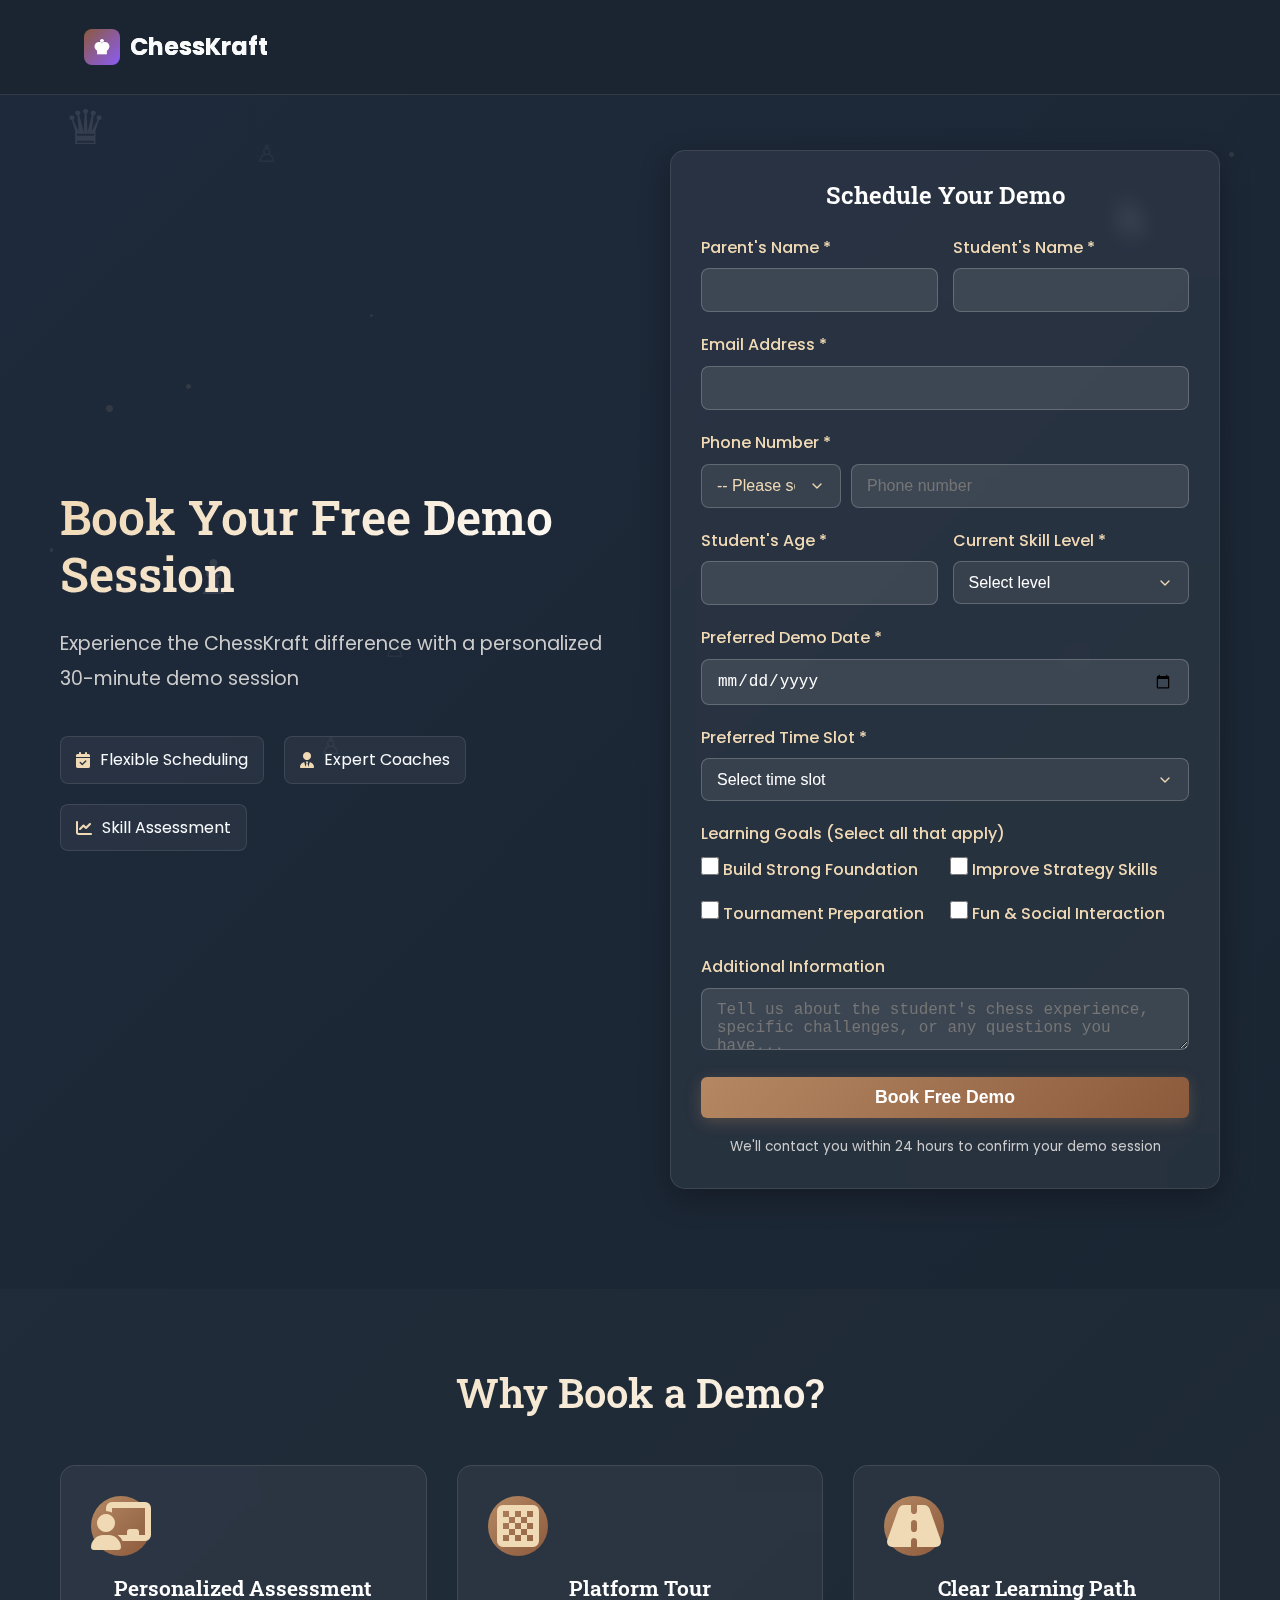
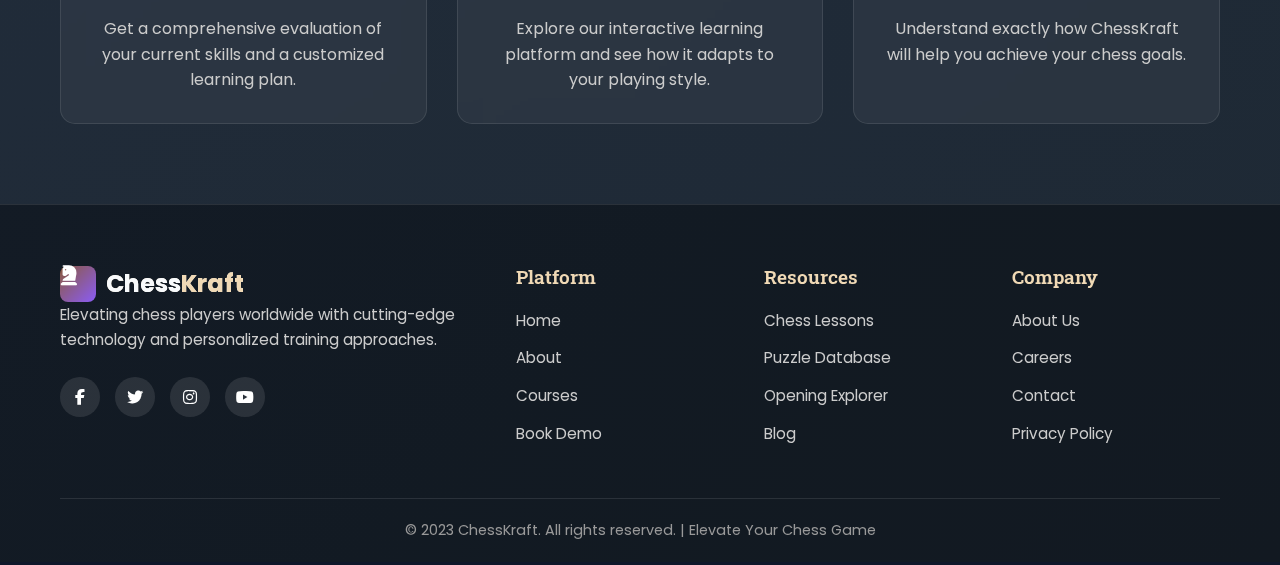
<file: PPC DEMO.html>
<!DOCTYPE html>
<html lang="en">
<head>
    <meta charset="UTF-8">
    <meta name="viewport" content="width=device-width, initial-scale=1.0">
    <title>Book Free Demo - ChessKraft</title>
    <link rel="stylesheet" href="style.css">
    <link rel="stylesheet" href="https://cdnjs.cloudflare.com/ajax/libs/font-awesome/6.4.0/css/all.min.css">
    <link href="https://fonts.googleapis.com/css2?family=Poppins:wght@300;400;500;600;700&family=Roboto+Slab:wght@300;400;500;600&display=swap" rel="stylesheet">
<script async src="https://pagead2.googlesyndication.com/pagead/js/adsbygoogle.js?client=ca-pub-8106956295695511"
     crossorigin="anonymous"></script>

</head>
<body>
    <!-- Animated Background -->
    <div class="animated-bg">
        <div class="chess-piece-anim piece-1">♛</div>
        <div class="chess-piece-anim piece-2">♞</div>
        <div class="chess-piece-anim piece-3">♝</div>
        <div class="floating-pawns">
            <span>♙</span><span>♙</span><span>♙</span><span>♙</span><span>♙</span>
        </div>
    </div>

    <header class="header">
        <div class="container">
            <nav class="navbar">
        <div class="nav-container">
            <a href="index.html" class="logo">
                <div class="logo-icon">♚</div>
                <div class="logo-text">ChessKraft</div>
            </a>

            

            <div class="hamburger">
                <span></span>
                <span></span>
                <span></span>
            </div>
        </div>
    </nav>

        </div>
    </header>

    <!-- Demo Hero Section -->
    <section class="demo-hero">
        <div class="container">
            <div class="demo-hero-content">
                <div class="demo-hero-text">
                    <h1>Book Your Free Demo Session</h1>
                    <p>Experience the ChessKraft difference with a personalized 30-minute demo session</p>
                    <div class="demo-features">
                        <div class="demo-feature">
                            <i class="fas fa-calendar-check"></i>
                            <span>Flexible Scheduling</span>
                        </div>
                        <div class="demo-feature">
                            <i class="fas fa-user-tie"></i>
                            <span>Expert Coaches</span>
                        </div>
                        <div class="demo-feature">
                            <i class="fas fa-chart-line"></i>
                            <span>Skill Assessment</span>
                        </div>
                    </div>
                </div>
                <div class="demo-form-container">
                    <div class="demo-form">
                        <h3>Schedule Your Demo</h3>
                        <form id="demoForm" action="https://api.web3forms.com/submit" method="POST">
                            <input type="hidden" name="access_key" value="41852d24-cb48-4df0-9670-953c6f123bd6">
                            <input type="hidden" name="subject" value="New ChessKraft Demo Request">
                            <input type="hidden" name="from_name" value="ChessKraft Website">
                            <input type="checkbox" name="botcheck" style="display: none;">
                            
                            <div class="form-row">
                                <div class="form-group">
                                    <label for="parentName">Parent's Name *</label>
                                    <input type="text" id="parentName" name="parentName" class="form-control" required>
                                </div>
                                <div class="form-group">
                                    <label for="studentName">Student's Name *</label>
                                    <input type="text" id="studentName" name="studentName" class="form-control" required>
                                </div>
                            </div>
                            
                            <div class="form-group">
                                <label for="email">Email Address *</label>
                                <input type="email" id="email" name="email" class="form-control" required>
                            </div>
                            
                            <div class="form-group">
                                <label for="phone">Phone Number *</label>
                                <div class="phone-input-group">
                                    <select id="countryCode" name="countryCode" class="form-control country-code" required>
                                        <option value="">-- Please select your country --</option>
                        <option value="AF">Afghanistan</option>
                        <option value="AL">Albania</option>
                        <option value="DZ">Algeria</option>
                        <option value="AS">American Samoa</option>
                        <option value="AD">Andorra</option>
                        <option value="AO">Angola</option>
                        <option value="AI">Anguilla</option>
                        <option value="AQ">Antarctica</option>
                        <option value="AG">Antigua and Barbuda</option>
                        <option value="AR">Argentina</option>
                        <option value="AM">Armenia</option>
                        <option value="AW">Aruba</option>
                        <option value="AU">Australia</option>
                        <option value="AT">Austria</option>
                        <option value="AZ">Azerbaijan</option>
                        <option value="BS">Bahamas</option>
                        <option value="BH">Bahrain</option>
                        <option value="BD">Bangladesh</option>
                        <option value="BB">Barbados</option>
                        <option value="BY">Belarus</option>
                        <option value="BE">Belgium</option>
                        <option value="BZ">Belize</option>
                        <option value="BJ">Benin</option>
                        <option value="BM">Bermuda</option>
                        <option value="BT">Bhutan</option>
                        <option value="BO">Bolivia</option>
                        <option value="BA">Bosnia and Herzegovina</option>
                        <option value="BW">Botswana</option>
                        <option value="BV">Bouvet Island</option>
                        <option value="BR">Brazil</option>
                        <option value="IO">British Indian Ocean Territory</option>
                        <option value="BN">Brunei Darussalam</option>
                        <option value="BG">Bulgaria</option>
                        <option value="BF">Burkina Faso</option>
                        <option value="BI">Burundi</option>
                        <option value="KH">Cambodia</option>
                        <option value="CM">Cameroon</option>
                        <option value="CA">Canada</option>
                        <option value="CV">Cape Verde</option>
                        <option value="KY">Cayman Islands</option>
                        <option value="CF">Central African Republic</option>
                        <option value="TD">Chad</option>
                        <option value="CL">Chile</option>
                        <option value="CN">China</option>
                        <option value="CX">Christmas Island</option>
                        <option value="CC">Cocos (Keeling) Islands</option>
                        <option value="CO">Colombia</option>
                        <option value="KM">Comoros</option>
                        <option value="CG">Congo</option>
                        <option value="CD">Congo, the Democratic Republic of the</option>
                        <option value="CK">Cook Islands</option>
                        <option value="CR">Costa Rica</option>
                        <option value="CI">Côte d'Ivoire</option>
                        <option value="HR">Croatia</option>
                        <option value="CU">Cuba</option>
                        <option value="CY">Cyprus</option>
                        <option value="CZ">Czech Republic</option>
                        <option value="DK">Denmark</option>
                        <option value="DJ">Djibouti</option>
                        <option value="DM">Dominica</option>
                        <option value="DO">Dominican Republic</option>
                        <option value="EC">Ecuador</option>
                        <option value="EG">Egypt</option>
                        <option value="SV">El Salvador</option>
                        <option value="GQ">Equatorial Guinea</option>
                        <option value="ER">Eritrea</option>
                        <option value="EE">Estonia</option>
                        <option value="ET">Ethiopia</option>
                        <option value="FK">Falkland Islands (Malvinas)</option>
                        <option value="FO">Faroe Islands</option>
                        <option value="FJ">Fiji</option>
                        <option value="FI">Finland</option>
                        <option value="FR">France</option>
                        <option value="GF">French Guiana</option>
                        <option value="PF">French Polynesia</option>
                        <option value="TF">French Southern Territories</option>
                        <option value="GA">Gabon</option>
                        <option value="GM">Gambia</option>
                        <option value="GE">Georgia</option>
                        <option value="DE">Germany</option>
                        <option value="GH">Ghana</option>
                        <option value="GI">Gibraltar</option>
                        <option value="GR">Greece</option>
                        <option value="GL">Greenland</option>
                        <option value="GD">Grenada</option>
                        <option value="GP">Guadeloupe</option>
                        <option value="GU">Guam</option>
                        <option value="GT">Guatemala</option>
                        <option value="GN">Guinea</option>
                        <option value="GW">Guinea-Bissau</option>
                        <option value="GY">Guyana</option>
                        <option value="HT">Haiti</option>
                        <option value="HM">Heard Island and McDonald Islands</option>
                        <option value="VA">Holy See (Vatican City State)</option>
                        <option value="HN">Honduras</option>
                        <option value="HK">Hong Kong</option>
                        <option value="HU">Hungary</option>
                        <option value="IS">Iceland</option>
                        <option value="IN">India</option>
                        <option value="ID">Indonesia</option>
                        <option value="IR">Iran, Islamic Republic of</option>
                        <option value="IQ">Iraq</option>
                        <option value="IE">Ireland</option>
                        <option value="IL">Israel</option>
                        <option value="IT">Italy</option>
                        <option value="JM">Jamaica</option>
                        <option value="JP">Japan</option>
                        <option value="JO">Jordan</option>
                        <option value="KZ">Kazakhstan</option>
                        <option value="KE">Kenya</option>
                        <option value="KI">Kiribati</option>
                        <option value="KP">Korea, Democratic People's Republic of</option>
                        <option value="KR">Korea, Republic of</option>
                        <option value="KW">Kuwait</option>
                        <option value="KG">Kyrgyzstan</option>
                        <option value="LA">Lao People's Democratic Republic</option>
                        <option value="LV">Latvia</option>
                        <option value="LB">Lebanon</option>
                        <option value="LS">Lesotho</option>
                        <option value="LR">Liberia</option>
                        <option value="LY">Libyan Arab Jamahiriya</option>
                        <option value="LI">Liechtenstein</option>
                        <option value="LT">Lithuania</option>
                        <option value="LU">Luxembourg</option>
                        <option value="MO">Macao</option>
                        <option value="MK">Macedonia, the former Yugoslav Republic of</option>
                        <option value="MG">Madagascar</option>
                        <option value="MW">Malawi</option>
                        <option value="MY">Malaysia</option>
                        <option value="MV">Maldives</option>
                        <option value="ML">Mali</option>
                        <option value="MT">Malta</option>
                        <option value="MH">Marshall Islands</option>
                        <option value="MQ">Martinique</option>
                        <option value="MR">Mauritania</option>
                        <option value="MU">Mauritius</option>
                        <option value="YT">Mayotte</option>
                        <option value="MX">Mexico</option>
                        <option value="FM">Micronesia, Federated States of</option>
                        <option value="MD">Moldova, Republic of</option>
                        <option value="MC">Monaco</option>
                        <option value="MN">Mongolia</option>
                        <option value="MS">Montserrat</option>
                        <option value="MA">Morocco</option>
                        <option value="MZ">Mozambique</option>
                        <option value="MM">Myanmar</option>
                        <option value="NA">Namibia</option>
                        <option value="NR">Nauru</option>
                        <option value="NP">Nepal</option>
                        <option value="NL">Netherlands</option>
                        <option value="AN">Netherlands Antilles</option>
                        <option value="NC">New Caledonia</option>
                        <option value="NZ">New Zealand</option>
                        <option value="NI">Nicaragua</option>
                        <option value="NE">Niger</option>
                        <option value="NG">Nigeria</option>
                        <option value="NU">Niue</option>
                        <option value="NF">Norfolk Island</option>
                        <option value="MP">Northern Mariana Islands</option>
                        <option value="NO">Norway</option>
                        <option value="OM">Oman</option>
                        <option value="PK">Pakistan</option>
                        <option value="PW">Palau</option>
                        <option value="PS">Palestinian Territory, Occupied</option>
                        <option value="PA">Panama</option>
                        <option value="PG">Papua New Guinea</option>
                        <option value="PY">Paraguay</option>
                        <option value="PE">Peru</option>
                        <option value="PH">Philippines</option>
                        <option value="PN">Pitcairn</option>
                        <option value="PL">Poland</option>
                        <option value="PT">Portugal</option>
                        <option value="PR">Puerto Rico</option>
                        <option value="QA">Qatar</option>
                        <option value="RE">Reunion</option>
                        <option value="RO">Romania</option>
                        <option value="RU">Russian Federation</option>
                        <option value="RW">Rwanda</option>
                        <option value="SH">Saint Helena</option>
                        <option value="KN">Saint Kitts and Nevis</option>
                        <option value="LC">Saint Lucia</option>
                        <option value="PM">Saint Pierre and Miquelon</option>
                        <option value="VC">Saint Vincent and the Grenadines</option>
                        <option value="WS">Samoa</option>
                        <option value="SM">San Marino</option>
                        <option value="ST">Sao Tome and Principe</option>
                        <option value="SA">Saudi Arabia</option>
                        <option value="SN">Senegal</option>
                        <option value="CS">Serbia and Montenegro</option>
                        <option value="SC">Seychelles</option>
                        <option value="SL">Sierra Leone</option>
                        <option value="SG">Singapore</option>
                        <option value="SK">Slovakia</option>
                        <option value="SI">Slovenia</option>
                        <option value="SB">Solomon Islands</option>
                        <option value="SO">Somalia</option>
                        <option value="ZA">South Africa</option>
                        <option value="GS">South Georgia and the South Sandwich Islands</option>
                        <option value="ES">Spain</option>
                        <option value="LK">Sri Lanka</option>
                        <option value="SD">Sudan</option>
                        <option value="SR">Suriname</option>
                        <option value="SJ">Svalbard and Jan Mayen</option>
                        <option value="SZ">Swaziland</option>
                        <option value="SE">Sweden</option>
                        <option value="CH">Switzerland</option>
                        <option value="SY">Syrian Arab Republic</option>
                        <option value="TW">Taiwan, Province of China</option>
                        <option value="TJ">Tajikistan</option>
                        <option value="TZ">Tanzania, United Republic of</option>
                        <option value="TH">Thailand</option>
                        <option value="TL">Timor-Leste</option>
                        <option value="TG">Togo</option>
                        <option value="TK">Tokelau</option>
                        <option value="TO">Tonga</option>
                        <option value="TT">Trinidad and Tobago</option>
                        <option value="TN">Tunisia</option>
                        <option value="TR">Turkey</option>
                        <option value="TM">Turkmenistan</option>
                        <option value="TC">Turks and Caicos Islands</option>
                        <option value="TV">Tuvalu</option>
                        <option value="UG">Uganda</option>
                        <option value="UA">Ukraine</option>
                        <option value="AE">United Arab Emirates</option>
                        <option value="GB">United Kingdom</option>
                        <option value="US">United States</option>
                        <option value="UM">United States Minor Outlying Islands</option>
                        <option value="UY">Uruguay</option>
                        <option value="UZ">Uzbekistan</option>
                        <option value="VU">Vanuatu</option>
                        <option value="VE">Venezuela</option>
                        <option value="VN">Viet Nam</option>
                        <option value="VG">Virgin Islands, British</option>
                        <option value="VI">Virgin Islands, U.S.</option>
                        <option value="WF">Wallis and Futuna</option>
                        <option value="EH">Western Sahara</option>
                        <option value="YE">Yemen</option>
                        <option value="ZM">Zambia</option>
                        <option value="ZW">Zimbabwe</option>

                                        
                                    </select>
                                    <input type="tel" id="phone" name="phone" class="form-control phone-number" placeholder="Phone number" required>
                                </div>
                                
                            </div>
                            
                            <div class="form-row">
                                <div class="form-group">
                                    <label for="studentAge">Student's Age *</label>
                                    <input type="number" id="studentAge" name="studentAge" class="form-control" min="4" max="50" required>
                                </div>
                                <div class="form-group">
                                    <label for="skillLevel">Current Skill Level *</label>
                                    <select id="skillLevel" name="skillLevel" class="form-control" required>
                                        <option value="">Select level</option>
                                        <option value="beginner">Beginner (Just starting)</option>
                                        <option value="novice">Novice (Knows basic rules)</option>
                                        <option value="intermediate">Intermediate (Can play complete games)</option>
                                        <option value="advanced">Advanced (Tournament experience)</option>
                                    </select>
                                </div>
                            </div>
                            
                            <div class="form-group">
                                <label for="preferredDate">Preferred Demo Date *</label>
                                <input type="date" id="preferredDate" name="preferredDate" class="form-control" required>
                            </div>
                            
                            <div class="form-group">
                                <label for="preferredTime">Preferred Time Slot *</label>
                                <select id="preferredTime" name="preferredTime" class="form-control" required>
                                    <option value="">Select time slot</option>
                                    <option value="morning">Morning (9 AM - 12 PM)</option>
                                    <option value="afternoon">Afternoon (12 PM - 4 PM)</option>
                                    <option value="evening">Evening (4 PM - 7 PM)</option>
                                    <option value="weekend">Weekend (Flexible)</option>
                                </select>
                            </div>
                            
                            <div class="form-group">
                                <label>Learning Goals (Select all that apply)</label>
                                <div class="interests-grid">
                                    <label class="interest-option">
                                        <input type="checkbox" name="goals" value="foundation"> Build Strong Foundation
                                    </label>
                                    <label class="interest-option">
                                        <input type="checkbox" name="goals" value="strategy"> Improve Strategy Skills
                                    </label>
                                    <label class="interest-option">
                                        <input type="checkbox" name="goals" value="tournament"> Tournament Preparation
                                    </label>
                                    <label class="interest-option">
                                        <input type="checkbox" name="goals" value="fun"> Fun & Social Interaction
                                    </label>
                                </div>
                            </div>
                            
                            <div class="form-group">
                                <label for="message">Additional Information</label>
                                <textarea id="message" name="message" class="form-control" placeholder="Tell us about the student's chess experience, specific challenges, or any questions you have..."></textarea>
                            </div>
                            
                            <button type="submit" class="btn btn-primary btn-full">
                                <span class="btn-text">Book Free Demo</span>
                                <div class="btn-loading">
                                    <i class="fas fa-spinner fa-spin"></i> Booking...
                                </div>
                            </button>
                            
                            <div class="form-note">
                                <small>We'll contact you within 24 hours to confirm your demo session</small>
                            </div>
                        </form>
                    </div>
                </div>
            </div>
        </div>
    </section>

    <!-- Demo Benefits -->
    <section class="demo-benefits">
        <div class="container">
            <h2>Why Book a Demo?</h2>
            <div class="benefits-grid">
                <div class="benefit-card">
                    <div class="benefit-icon">
                        <i class="fas fa-chalkboard-teacher"></i>
                    </div>
                    <h3>Personalized Assessment</h3>
                    <p>Get a comprehensive evaluation of your current skills and a customized learning plan.</p>
                </div>
                <div class="benefit-card">
                    <div class="benefit-icon">
                        <i class="fas fa-chess-board"></i>
                    </div>
                    <h3>Platform Tour</h3>
                    <p>Explore our interactive learning platform and see how it adapts to your playing style.</p>
                </div>
                <div class="benefit-card">
                    <div class="benefit-icon">
                        <i class="fas fa-road"></i>
                    </div>
                    <h3>Clear Learning Path</h3>
                    <p>Understand exactly how ChessKraft will help you achieve your chess goals.</p>
                </div>
            </div>
        </div>
    </section>

    <!-- Footer -->
    <footer class="footer">
        <div class="container">
            <div class="footer-content">
                <div class="footer-section">
                    <div class="logo">
                        <i class="fas fa-chess-knight logo-icon"></i>
                        <span class="logo-text">Chess<span class="logo-accent">Kraft</span></span>
                    </div>
                    <p>Elevating chess players worldwide with cutting-edge technology and personalized training approaches.</p>
                    <div class="social-links">
                        <a href="#"><i class="fab fa-facebook-f"></i></a>
                        <a href="#"><i class="fab fa-twitter"></i></a>
                        <a href="#"><i class="fab fa-instagram"></i></a>
                        <a href="#"><i class="fab fa-youtube"></i></a>
                    </div>
                </div>
                <div class="footer-section">
                    <h4>Platform</h4>
                    <ul>
                        <li><a href="index.html">Home</a></li>
                        <li><a href="about.html">About</a></li>
                        <li><a href="courses.html">Courses</a></li>
                        <li><a href="demo.html">Book Demo</a></li>
                    </ul>
                </div>
                <div class="footer-section">
                    <h4>Resources</h4>
                    <ul>
                        <li><a href="#">Chess Lessons</a></li>
                        <li><a href="#">Puzzle Database</a></li>
                        <li><a href="#">Opening Explorer</a></li>
                        <li><a href="#">Blog</a></li>
                    </ul>
                </div>
                <div class="footer-section">
                    <h4>Company</h4>
                    <ul>
                        <li><a href="#">About Us</a></li>
                        <li><a href="#">Careers</a></li>
                        <li><a href="contact.html">Contact</a></li>
                        <li><a href="#">Privacy Policy</a></li>
                    </ul>
                </div>
            </div>
            <div class="footer-bottom">
                <p>&copy; 2023 ChessKraft. All rights reserved. | Elevate Your Chess Game</p>
            </div>
        </div>
    </footer>

    <script src="script.js"></script>
    <script src="animations.js"></script>
</body>
</html>
</file>
<file: style.css>
/* Base Styles */
:root {
    --primary-dark: #1a2530;
    --primary: #2c3e50;
    --secondary: #3498db;
    --accent: #e74c3c;
    --light-square: #f0d9b5;
    --dark-square: #b58863;
    --text-light: #ecf0f1;
    --text-dark: #2c3e50;
    --success: #2ecc71;
    --warning: #f39c12;
    --gradient: linear-gradient(135deg, var(--primary) 0%, var(--primary-dark) 100%);
    --shadow: 0 10px 30px rgba(0, 0, 0, 0.3);
    --transition: all 0.3s ease;
}

* {
    margin: 0;
    padding: 0;
    box-sizing: border-box;
}

html {
    scroll-behavior: smooth;
}

body {
    font-family: 'Poppins', sans-serif;
    background: var(--gradient);
    color: var(--text-light);
    line-height: 1.6;
    overflow-x: hidden;
}

.container {
    max-width: 1200px;
    margin: 0 auto;
    padding: 0 20px;
}

/* Typography */
h1, h2, h3, h4, h5, h6 {
    font-family: 'Roboto Slab', serif;
    font-weight: 600;
    line-height: 1.2;
}

.section-title {
    font-size: 2.5rem;
    margin-bottom: 1rem;
    background: linear-gradient(135deg, var(--light-square), #fff);
    -webkit-background-clip: text;
    background-clip: text;
    color: transparent;
    text-align: center;
}

.section-subtitle {
    font-size: 1.2rem;
    color: #ccc;
    text-align: center;
    max-width: 600px;
    margin: 0 auto 3rem;
}

/* Buttons */
.btn {
    display: inline-block;
    padding: 12px 30px;
    border-radius: 8px;
    text-decoration: none;
    font-weight: 600;
    transition: var(--transition);
    border: none;
    cursor: pointer;
    font-size: 1rem;
    text-align: center;
}

.btn-primary {
    background: linear-gradient(135deg, var(--dark-square), #8b5a3c);
    color: white;
    box-shadow: 0 4px 15px rgba(181, 136, 99, 0.3);
}

.btn-primary:hover {
    transform: translateY(-3px);
    box-shadow: 0 8px 25px rgba(181, 136, 99, 0.4);
}

.btn-secondary {
    background: transparent;
    color: var(--light-square);
    border: 2px solid var(--light-square);
}

.btn-secondary:hover {
    background: var(--light-square);
    color: var(--primary-dark);
    transform: translateY(-3px);
}

.btn-course {
    background: transparent;
    color: var(--light-square);
    border: 2px solid var(--light-square);
    width: 100%;
    margin-top: auto;
}

.btn-course:hover {
    background: var(--light-square);
    color: var(--primary-dark);
}

.btn-outline {
    background: transparent;
    color: var(--light-square);
    border: 2px solid var(--light-square);
    padding: 10px 25px;
}

.btn-outline:hover {
    background: var(--light-square);
    color: var(--primary-dark);
}

.btn-nav {
    background: var(--light-square);
    color: var(--primary-dark);
    padding: 8px 20px;
    border-radius: 6px;
    font-weight: 600;
}

.btn-nav:hover {
    background: #e6c9a0;
    transform: translateY(-2px);
}

/* Header & Navigation */
.header {
    position: fixed;
    top: 0;
    left: 0;
    width: 100%;
    background: rgba(26, 37, 48, 0.95);
    backdrop-filter: blur(10px);
    z-index: 1000;
    padding: 15px 0;
    border-bottom: 1px solid rgba(255, 255, 255, 0.1);
}

.nav {
    display: flex;
    justify-content: space-between;
    align-items: center;
}

.logo {
    display: flex;
    align-items: center;
    gap: 10px;
    font-size: 1.5rem;
    font-weight: 700;
}

.logo-icon {
    color: var(--light-square);
    font-size: 1.8rem;
}

.logo-text {
    background: linear-gradient(135deg, var(--light-square), #fff);
    -webkit-background-clip: text;
    background-clip: text;
    color: transparent;
}

.logo-accent {
    color: var(--light-square);
}

.nav-links {
    display: flex;
    list-style: none;
    gap: 30px;
    align-items: center;
}

.nav-link {
    color: var(--text-light);
    text-decoration: none;
    font-weight: 500;
    transition: var(--transition);
    position: relative;
}

.nav-link:hover,
.nav-link.active {
    color: var(--light-square);
}

.nav-link::after {
    content: '';
    position: absolute;
    bottom: -5px;
    left: 0;
    width: 0;
    height: 2px;
    background: var(--light-square);
    transition: var(--transition);
}

.nav-link:hover::after,
.nav-link.active::after {
    width: 100%;
}

.mobile-menu-btn {
    display: none;
    font-size: 1.5rem;
    color: var(--text-light);
    cursor: pointer;
}

/* Animated Background */
.animated-bg {
    position: fixed;
    top: 0;
    left: 0;
    width: 100%;
    height: 100%;
    z-index: -1;
    overflow: hidden;
}

.chess-piece-anim {
    position: absolute;
    font-size: 3rem;
    opacity: 0.1;
    animation: floatPiece 20s infinite linear;
}

.piece-1 { top: 10%; left: 5%; animation-delay: 0s; }
.piece-2 { top: 20%; right: 10%; animation-delay: 5s; }
.piece-3 { top: 60%; left: 15%; animation-delay: 10s; }
.piece-4 { bottom: 20%; right: 5%; animation-delay: 15s; }
.piece-5 { bottom: 10%; left: 20%; animation-delay: 20s; }

.floating-pawns {
    position: absolute;
    top: 0;
    left: 0;
    width: 100%;
    height: 100%;
}

.floating-pawns span {
    position: absolute;
    font-size: 1.5rem;
    opacity: 0.05;
    animation: floatPawn 15s infinite linear;
}

.floating-pawns span:nth-child(1) { top: 15%; left: 20%; animation-delay: 0s; }
.floating-pawns span:nth-child(2) { top: 30%; right: 25%; animation-delay: 3s; }
.floating-pawns span:nth-child(3) { top: 70%; left: 30%; animation-delay: 6s; }
.floating-pawns span:nth-child(4) { bottom: 25%; right: 15%; animation-delay: 9s; }
.floating-pawns span:nth-child(5) { bottom: 15%; left: 25%; animation-delay: 12s; }

/* Hero Section */
.hero {
    padding: 150px 0 100px;
    min-height: 100vh;
    display: flex;
    align-items: center;
    position: relattoive;
}

.hero-content {
    display: grid;
    grid-template-columns: 1fr 1fr;
    gap: 60px;
    align-items: center;
}

.hero-title {
    font-size: 3.5rem;
    margin-bottom: 1.5rem;
}

.title-line {
    display: block;
}

.title-line.accent {
    background: linear-gradient(135deg, var(--light-square), #fff);
    -webkit-background-clip: text;
    background-clip: text;
    color: transparent;
}

.hero-description {
    font-size: 1.2rem;
    color: #ccc;
    margin-bottom: 2.5rem;
    line-height: 1.8;
}

.hero-buttons {
    display: flex;
    gap: 20px;
    margin-bottom: 3rem;
    flex-wrap: wrap;
}

.hero-stats {
    display: flex;
    gap: 40px;
}

.stat {
    text-align: center;
}

.stat-number {
    font-size: 2.5rem;
    font-weight: 700;
    color: var(--light-square);
    margin-bottom: 5px;
}

.stat-label {
    font-size: 0.9rem;
    color: #ccc;
    text-transform: uppercase;
    letter-spacing: 1px;
}

/* Hero Visual */
.hero-visual {
    position: relative;
    display: flex;
    justify-content: center;
    align-items: center;
    height: 500px;
}

.floating-chessboard {
    position: relative;
    z-index: 2;
}

.chessboard {
    width: 350px;
    height: 350px;
    display: grid;
    grid-template-columns: repeat(8, 1fr);
    grid-template-rows: repeat(8, 1fr);
    border: 12px solid var(--primary);
    box-shadow: var(--shadow);
    transform: rotate(5deg);
    animation: floatBoard 6s ease-in-out infinite;
}

.square {
    display: flex;
    justify-content: center;
    align-items: center;
    font-size: 28px;
    transition: var(--transition);
}

.light {
    background-color: var(--light-square);
}

.dark {
    background-color: var(--dark-square);
}

.hero-pieces {
    position: absolute;
    width: 100%;
    height: 100%;
}

.hero-piece {
    position: absolute;
    font-size: 70px;
    text-shadow: 3px 3px 6px rgba(0, 0, 0, 0.5);
    z-index: 1;
    animation: pulseGlow 4s infinite;
}

.hero-piece.king {
    top: 10%;
    right: 20%;
    animation-delay: 0s;
}

.hero-piece.queen {
    bottom: 15%;
    left: 10%;
    animation-delay: 1.3s;
}

.hero-piece.bishop {
    top: 50%;
    right: 10%;
    animation-delay: 2.6s;
}

/* Features Section */
.features {
    padding: 100px 0;
    background: rgba(255, 255, 255, 0.02);
}

.features-grid {
    display: grid;
    grid-template-columns: repeat(auto-fit, minmax(350px, 1fr));
    gap: 30px;
}

.feature-card {
    background: rgba(255, 255, 255, 0.05);
    backdrop-filter: blur(10px);
    border-radius: 15px;
    padding: 40px 30px;
    text-align: center;
    transition: var(--transition);
    border: 1px solid rgba(255, 255, 255, 0.1);
    position: relative;
    overflow: hidden;
}

.feature-card:hover {
    transform: translateY(-10px);
    box-shadow: 0 20px 40px rgba(0, 0, 0, 0.2);
    border-color: var(--light-square);
}

.feature-icon {
    font-size: 3.5rem;
    color: var(--light-square);
    margin-bottom: 20px;
}

.feature-card h3 {
    font-size: 1.5rem;
    margin-bottom: 15px;
    color: white;
}

.feature-card p {
    color: #ccc;
    line-height: 1.6;
}

.feature-anim {
    margin-top: 20px;
    height: 40px;
    display: flex;
    justify-content: center;
    align-items: center;
}

.analysis-dots span {
    display: inline-block;
    width: 10px;
    height: 10px;
    border-radius: 50%;
    background: var(--light-square);
    margin: 0 5px;
    animation: bounce 1.5s infinite;
}

.analysis-dots span:nth-child(2) { animation-delay: 0.2s; }
.analysis-dots span:nth-child(3) { animation-delay: 0.4s; }

.progress-ring {
    width: 40px;
    height: 40px;
    border: 3px solid transparent;
    border-top: 3px solid var(--light-square);
    border-radius: 50%;
    animation: spin 2s linear infinite;
}

.trophy-glow {
    width: 30px;
    height: 30px;
    background: var(--light-square);
    border-radius: 50%;
    filter: blur(8px);
    animation: pulse 2s infinite;
}

/* Courses Preview */
.courses-preview {
    padding: 100px 0;
}

.courses-grid {
    display: grid;
    grid-template-columns: repeat(auto-fit, minmax(300px, 1fr));
    gap: 30px;
    margin-bottom: 50px;
}

.course-card {
    background: rgba(255, 255, 255, 0.05);
    backdrop-filter: blur(10px);
    border-radius: 15px;
    padding: 30px;
    text-align: center;
    border: 1px solid rgba(255, 255, 255, 0.1);
    transition: var(--transition);
    display: flex;
    flex-direction: column;
    height: 100%;
    position: relative;
    overflow: hidden;
}

.course-card:hover {
    transform: translateY(-5px);
    box-shadow: 0 15px 30px rgba(0, 0, 0, 0.2);
    border-color: var(--light-square);
}

.course-badge {
    position: absolute;
    top: 15px;
    right: 15px;
    background: linear-gradient(135deg, var(--dark-square), #8b5a3c);
    color: white;
    padding: 5px 15px;
    border-radius: 20px;
    font-size: 0.8rem;
    font-weight: 600;
}

.course-icon {
    font-size: 3rem;
    color: var(--light-square);
    margin-bottom: 20px;
}

.course-card h3 {
    font-size: 1.5rem;
    margin-bottom: 10px;
    color: white;
}

.course-card > p {
    color: #ccc;
    margin-bottom: 20px;
}

.course-features {
    list-style: none;
    text-align: left;
    margin-bottom: 25px;
    flex-grow: 1;
}

.course-features li {
    color: #ccc;
    margin-bottom: 10px;
    padding-left: 20px;
    position: relative;
}

.course-features li:before {
    content: '✓';
    position: absolute;
    left: 0;
    color: var(--light-square);
    font-weight: bold;
}

.section-cta {
    text-align: center;
}

/* Benefits Section */
.benefits {
    padding: 100px 0;
    background: rgba(255, 255, 255, 0.02);
}

.benefits-content {
    display: grid;
    grid-template-columns: 1fr 1fr;
    gap: 60px;
    align-items: start;
}

.benefits-list {
    margin-top: 30px;
}

.benefit-item {
    display: flex;
    gap: 20px;
    margin-bottom: 30px;
    align-items: flex-start;
}

.benefit-icon {
    flex-shrink: 0;
    width: 60px;
    height: 60px;
    background: linear-gradient(135deg, var(--dark-square), #8b5a3c);
    border-radius: 50%;
    display: flex;
    align-items: center;
    justify-content: center;
    font-size: 1.5rem;
}

.benefit-text h4 {
    font-size: 1.3rem;
    margin-bottom: 8px;
    color: white;
}

.benefit-text p {
    color: #ccc;
    line-height: 1.6;
}

.stats-card {
    background: rgba(255, 255, 255, 0.05);
    backdrop-filter: blur(10px);
    border-radius: 15px;
    padding: 30px;
    border: 1px solid rgba(255, 255, 255, 0.1);
}

.stats-card h3 {
    font-size: 1.5rem;
    margin-bottom: 25px;
    color: white;
    text-align: center;
}

.stat-bar {
    margin-bottom: 20px;
}

.stat-label {
    color: #ccc;
    margin-bottom: 8px;
    font-size: 0.9rem;
}

.stat-progress {
    background: rgba(255, 255, 255, 0.1);
    border-radius: 10px;
    height: 10px;
    position: relative;
    overflow: hidden;
}

.progress-fill {
    position: absolute;
    top: 0;
    left: 0;
    height: 100%;
    background: linear-gradient(90deg, var(--dark-square), var(--light-square));
    border-radius: 10px;
    width: 0;
    transition: width 2s ease-in-out;
}

.stat-percent {
    position: absolute;
    right: 10px;
    top: 50%;
    transform: translateY(-50%);
    color: var(--light-square);
    font-size: 0.8rem;
    font-weight: 600;
}

/* CTA Section */
.cta {
    padding: 100px 0;
    text-align: center;
}

.cta-content h2 {
    font-size: 2.5rem;
    margin-bottom: 20px;
    background: linear-gradient(to right, var(--light-square), #fff);
    -webkit-background-clip: text;
    background-clip: text;
    color: transparent;
}

.cta-content p {
    font-size: 1.2rem;
    color: #ccc;
    margin-bottom: 40px;
    max-width: 600px;
    margin-left: auto;
    margin-right: auto;
}

.cta-buttons {
    display: flex;
    gap: 20px;
    justify-content: center;
    flex-wrap: wrap;
}

/* Footer */
.footer {
    background: rgba(0, 0, 0, 0.3);
    padding: 60px 0 20px;
    border-top: 1px solid rgba(255, 255, 255, 0.1);
}

.footer-content {
    display: grid;
    grid-template-columns: 2fr 1fr 1fr 1fr;
    gap: 40px;
    margin-bottom: 40px;
}

.footer-section h4 {
    color: var(--light-square);
    margin-bottom: 20px;
    font-size: 1.2rem;
    font-weight: 600;
}

.footer-section ul {
    list-style: none;
}

.footer-section ul li {
    margin-bottom: 12px;
}

.footer-section ul li a {
    color: #ccc;
    text-decoration: none;
    transition: var(--transition);
    font-size: 0.95rem;
}

.footer-section ul li a:hover {
    color: var(--light-square);
    padding-left: 5px;
}

.footer-section p {
    color: #ccc;
    line-height: 1.6;
    margin-bottom: 25px;
    font-size: 0.95rem;
}

.social-links {
    display: flex;
    gap: 15px;
}

.social-links a {
    display: flex;
    align-items: center;
    justify-content: center;
    width: 40px;
    height: 40px;
    background-color: rgba(255, 255, 255, 0.1);
    border-radius: 50%;
    color: white;
    text-decoration: none;
    transition: var(--transition);
}

.social-links a:hover {
    background-color: var(--light-square);
    transform: translateY(-3px);
}

.footer-bottom {
    text-align: center;
    padding-top: 20px;
    border-top: 1px solid rgba(255, 255, 255, 0.1);
    color: #999;
    font-size: 0.9rem;
}

/* Animations */
@keyframes floatPiece {
    0%, 100% {
        transform: translate(0, 0) rotate(0deg);
    }
    25% {
        transform: translate(100px, 50px) rotate(90deg);
    }
    50% {
        transform: translate(50px, 150px) rotate(180deg);
    }
    75% {
        transform: translate(-50px, 100px) rotate(270deg);
    }
}

@keyframes floatPawn {
    0%, 100% {
        transform: translate(0, 0);
    }
    50% {
        transform: translate(20px, -20px);
    }
}

@keyframes floatBoard {
    0%, 100% {
        transform: translateY(0) rotate(5deg);
    }
    50% {
        transform: translateY(-20px) rotate(5deg);
    }
}

@keyframes pulseGlow {
    0%, 100% {
        transform: scale(1);
        text-shadow: 3px 3px 6px rgba(0, 0, 0, 0.5);
    }
    50% {
        transform: scale(1.1);
        text-shadow: 0 0 20px var(--light-square), 3px 3px 6px rgba(0, 0, 0, 0.5);
    }
}

@keyframes bounce {
    0%, 100% {
        transform: translateY(0);
    }
    50% {
        transform: translateY(-10px);
    }
}

@keyframes spin {
    0% {
        transform: rotate(0deg);
    }
    100% {
        transform: rotate(360deg);
    }
}

@keyframes pulse {
    0%, 100% {
        opacity: 0.5;
        transform: scale(1);
    }
    50% {
        opacity: 1;
        transform: scale(1.2);
    }
}

/* Responsive Design */
@media (max-width: 768px) {
    .hero-content {
        grid-template-columns: 1fr;
        gap: 40px;
        text-align: center;
    }
    
    .hero-title {
        font-size: 2.5rem;
    }
    
    .hero-stats {
        justify-content: center;
    }
    
    .benefits-content {
        grid-template-columns: 1fr;
        gap: 40px;
    }
    
    .footer-content {
        grid-template-columns: 1fr 1fr;
        gap: 30px;
    }
    
    .nav-links {
        display: none;
    }
    
    .mobile-menu-btn {
        display: block;
    }
}


@media (max-width: 768px) {
    .hero {
        padding: 120px 0 80px;
    }
    
    .hero-title {
        font-size: 2rem;
    }
    
    .section-title {
        font-size: 2rem;
    }
    
    .features-grid,
    .courses-grid {
        grid-template-columns: 1fr;
    }
    
    .hero-buttons,
    .cta-buttons {
        flex-direction: column;
        align-items: center;
    }
    
    .btn-primary,
    .btn-secondary {
        width: 200px;
        text-align: center;
    }
    
    .benefit-item {
        flex-direction: column;
        text-align: center;
        gap: 15px;
    }
}

@media (max-width: 480px) {
    .hero-stats {
        flex-direction: column;
        gap: 20px;
    }
    
    .footer-content {
        grid-template-columns: 1fr;
    }
    
    .chessboard {
        width: 280px;
        height: 280px;
    }
    
    .hero-piece {
        font-size: 50px;
    }
    
    .container {
        padding: 0 15px;
    }
}
/* Demo Page Specific Styles */
.demo-hero {
    padding: 150px 0 100px;
    min-height: 100vh;
    display: flex;
    align-items: center;
}

.demo-hero-content {
    display: grid;
    grid-template-columns: 1fr 1fr;
    gap: 60px;
    align-items: center;
}

.demo-hero-text h1 {
    font-size: 3rem;
    margin-bottom: 1.5rem;
    background: linear-gradient(135deg, var(--light-square), #fff);
    -webkit-background-clip: text;
    background-clip: text;
    color: transparent;
}

.demo-hero-text p {
    font-size: 1.2rem;
    color: #ccc;
    margin-bottom: 2.5rem;
    line-height: 1.8;
}

.demo-features {
    display: flex;
    gap: 20px;
    flex-wrap: wrap;
}

.demo-feature {
    display: flex;
    align-items: center;
    gap: 10px;
    background: rgba(255, 255, 255, 0.05);
    padding: 10px 15px;
    border-radius: 8px;
    border: 1px solid rgba(255, 255, 255, 0.1);
}

.demo-feature i {
    color: var(--light-square);
}

.demo-form-container {
    background: rgba(255, 255, 255, 0.05);
    backdrop-filter: blur(10px);
    border-radius: 15px;
    padding: 30px;
    border: 1px solid rgba(255, 255, 255, 0.1);
    box-shadow: var(--shadow);
}

.demo-form h3 {
    font-size: 1.5rem;
    margin-bottom: 25px;
    text-align: center;
    color: white;
}

.form-group {
    margin-bottom: 20px;
}

.form-group label {
    display: block;
    margin-bottom: 8px;
    font-weight: 500;
    color: var(--light-square);
}

.form-control {
    width: 100%;
    padding: 12px 15px;
    border-radius: 8px;
    border: 1px solid rgba(255, 255, 255, 0.2);
    background: rgba(255, 255, 255, 0.1);
    color: white;
    font-size: 16px;
    transition: var(--transition);
}

.form-control:focus {
    outline: none;
    border-color: var(--light-square);
    box-shadow: 0 0 0 2px rgba(240, 217, 181, 0.3);
}

.form-row {
    display: grid;
    grid-template-columns: 1fr 1fr;
    gap: 15px;
}

.phone-input-group {
    display: flex;
    gap: 10px;
}

.country-code {
    flex: 0 0 140px;
}

.phone-number {
    flex: 1;
}

.phone-preview {
    margin-top: 8px;
    padding: 8px 12px;
    background: rgba(255, 255, 255, 0.05);
    border-radius: 6px;
    border: 1px solid rgba(255, 255, 255, 0.1);
}

.phone-preview small {
    color: var(--light-square);
}

.interests-grid {
    display: grid;
    grid-template-columns: 1fr 1fr;
    gap: 10px;
    margin-top: 10px;
}

.interest-option {
    display: flex;
    align-items: center;
    gap: 8px;
    font-weight: normal;
    color: white;
    cursor: pointer;
}

.interest-option input[type="checkbox"] {
    width: 18px;
    height: 18px;
}

.btn-full {
    width: 100%;
    padding: 15px;
    font-size: 1.1rem;
}

.btn-loading {
    display: none;
}

.form-note {
    text-align: center;
    margin-top: 15px;
}

.form-note small {
    color: #ccc;
    font-size: 0.85rem;
}

/* Demo Benefits */
.demo-benefits {
    padding: 80px 0;
    background: rgba(255, 255, 255, 0.02);
}

.demo-benefits h2 {
    text-align: center;
    font-size: 2.5rem;
    margin-bottom: 3rem;
    background: linear-gradient(135deg, var(--light-square), #fff);
    -webkit-background-clip: text;
    background-clip: text;
    color: transparent;
}

.benefits-grid {
    display: grid;
    grid-template-columns: repeat(auto-fit, minmax(300px, 1fr));
    gap: 30px;
}

.benefit-card {
    background: rgba(255, 255, 255, 0.05);
    backdrop-filter: blur(10px);
    border-radius: 15px;
    padding: 30px;
    text-align: center;
    border: 1px solid rgba(255, 255, 255, 0.1);
    transition: var(--transition);
}

.benefit-card:hover {
    transform: translateY(-5px);
    box-shadow: 0 15px 30px rgba(0, 0, 0, 0.2);
    border-color: var(--light-square);
}

.benefit-icon {
    font-size: 3rem;
    color: var(--light-square);
    margin-bottom: 20px;
}

.benefit-card h3 {
    font-size: 1.3rem;
    margin-bottom: 15px;
    color: white;
}

.benefit-card p {
    color: #ccc;
    line-height: 1.6;
}

/* Responsive Demo Page */
@media (max-width: 968px) {
    .demo-hero-content {
        grid-template-columns: 1fr;
        gap: 40px;
    }
    
    .demo-hero-text {
        text-align: center;
    }
    
    .demo-features {
        justify-content: center;
    }
}

@media (max-width: 768px) {
    .form-row {
        grid-template-columns: 1fr;
    }
    
    .interests-grid {
        grid-template-columns: 1fr;
    }
    
    .phone-input-group {
        flex-direction: column;
    }
    
    .country-code {
        flex: none;
    }
}


/* Desktop Styles (default) */
.nav-toggle {
    display: none; /* Hide the hamburger icon on desktop */
}
.nav-links ul {
    list-style: none;
    display: flex; /* Display links horizontally */
}
/* ... other styling for your links and layout ... */










/* Enhanced Dropdown Styles for Demo Page */
.form-control {
    padding: 12px 15px;
    border-radius: 8px;
    border: 1px solid rgba(255, 255, 255, 0.2);
    background: rgba(255, 255, 255, 0.1);
    color: white;
    font-size: 16px;
    transition: var(--transition);
}

/* Style for all select dropdowns */
select.form-control {
    appearance: none;
    -webkit-appearance: none;
    -moz-appearance: none;
    background-image: url("data:image/svg+xml,%3Csvg xmlns='http://www.w3.org/2000/svg' width='16' height='16' viewBox='0 0 24 24' fill='none' stroke='%23f0d9b5' stroke-width='2' stroke-linecap='round' stroke-linejoin='round'%3E%3Cpath d='M6 9l6 6 6-6'/%3E%3C/svg%3E");
    background-repeat: no-repeat;
    background-position: right 15px center;
    background-size: 16px;
    padding-right: 45px;
    cursor: pointer;
}

/* Dropdown options styling */
select.form-control option {
    background: var(--primary-dark);
    color: var(--light-square);
    padding: 12px 15px;
    font-size: 16px;
    border: none;
}

/* Focus state */
select.form-control:focus {
    outline: none;
    border-color: var(--light-square);
    box-shadow: 0 0 0 2px rgba(240, 217, 181, 0.3);
    background-image: url("data:image/svg+xml,%3Csvg xmlns='http://www.w3.org/2000/svg' width='16' height='16' viewBox='0 0 24 24' fill='none' stroke='%23f0d9b5' stroke-width='3' stroke-linecap='round' stroke-linejoin='round'%3E%3Cpath d='M6 9l6 6 6-6'/%3E%3C/svg%3E");
}

/* Hover state for options */
select.form-control option:hover {
    background: var(--dark-square) !important;
    color: white !important;
}

/* Selected option styling */
select.form-control option:checked {
    background: linear-gradient(135deg, var(--dark-square), #8b5a3c);
    color: white;
}

/* For Firefox */
select.form-control:-moz-focusring {
    color: transparent;
    text-shadow: 0 0 0 var(--light-square);
}

/* Remove default arrow in IE */
select.form-control::-ms-expand {
    display: none;
}

/* IE11 specific styles */
@media all and (-ms-high-contrast: none), (-ms-high-contrast: active) {
    select.form-control {
        padding-right: 15px;
        background-image: none;
    }
}

/* Country Code Dropdown Specific Styling */
.country-code {
    background: rgba(255, 255, 255, 0.1);
    border: 1px solid rgba(255, 255, 255, 0.2);
    color: var(--light-square);
}

.country-code option {
    background: var(--primary-dark);
    color: var(--light-square);
    padding: 12px;
    font-size: 14px;
}

.country-code option:hover {
    background: var(--dark-square) !important;
    color: white !important;
}

.country-code option:checked {
    background: linear-gradient(135deg, var(--dark-square), #8b5a3c);
    color: white;
}

/* Skill Level Dropdown */
#skillLevel option {
    background: var(--primary-dark);
    color: var(--light-square);
}

#skillLevel option:checked {
    background: linear-gradient(135deg, var(--dark-square), #8b5a3c);
    color: white;
}

/* Preferred Time Dropdown */
#preferredTime option {
    background: var(--primary-dark);
    color: var(--light-square);
}

#preferredTime option:checked {
    background: linear-gradient(135deg, var(--dark-square), #8b5a3c);
    color: white;
}

/* Enhanced Dropdown States */
select.form-control:hover {
    border-color: rgba(240, 217, 181, 0.4);
}

select.form-control:active {
    border-color: var(--light-square);
}

/* Dropdown Container Enhancement */
.form-group select.form-control {
    background-color: rgba(255, 255, 255, 0.08);
}

/* Mobile-specific dropdown improvements */
@media (max-width: 700px) {
    select.form-control {
        width: 320%;    
        font-size: 16px; /* Prevent zoom on iOS */
        padding: 14px 15px;
    }
    
    .country-code {
        font-size: 14px;
    }
}

/* Dark theme scrollbar for dropdowns */
select.form-control::-webkit-scrollbar {
    width: 8px;
}

select.form-control::-webkit-scrollbar-track {
    background: var(--primary-dark);
    border-radius: 4px;
}

select.form-control::-webkit-scrollbar-thumb {
    background: var(--dark-square);
    border-radius: 4px;
}

select.form-control::-webkit-scrollbar-thumb:hover {
    background: var(--light-square);
}











:root {
    --dark-bg: #0f172a;
    --darker-bg: #0a0f1c;
    --primary: #1e293b;
    --accent: #8b5a3c;
    --text-light: #f8fafc;
    --text-muted: #94a3b8;
    --transition: all 0.3s ease;
}

body {
    background-color: var(--dark-bg);
    color: var(--text-light);
}

.navbar {
    
    padding: 0.8rem 1.5rem;
    position: sticky;
    top: 0;
    z-index: 1000;
}

.nav-container {
    max-width: 1200px;
    margin: 0 auto;
    display: flex;
    justify-content: space-between;
    align-items: center;
}

.logo {
    display: flex;
    align-items: center;
    gap: 10px;
    text-decoration: none;
}

.logo-icon {
    width: 36px;
    height: 36px;
    background: linear-gradient(135deg, var(--accent), #8b5cf6);
    border-radius: 8px;
    display: flex;
    align-items: center;
    justify-content: center;
    font-weight: bold;
    color: white;
    font-size: 20px;
}

.logo-text {
    font-size: 1.5rem;
    font-weight: 700;
    color: var(--text-light);
}

.nav-menu {
    display: flex;
    list-style: none;
    gap: 2rem;
    align-items: center;
}

.nav-item a {
    color: var(--text-light);
    text-decoration: none;
    font-weight: 500;
    transition: var(--transition);
    padding: 0.5rem 0.8rem;
    border-radius: 4px;
}

.nav-item a:hover {
    color: var(--accent);
    background-color: rgba(59, 130, 246, 0.1);
}

.nav-buttons {
    display: flex;
    gap: 1rem;
}

.btn {
    padding: 0.6rem 1.2rem;
    border-radius: 6px;
    font-weight: 600;
    cursor: pointer;
    transition: var(--transition);
    text-decoration: none;
}

.btn-outline {
    border: 1px solid #8b5a3c;
    color: #8b5a3c;
    background: transparent;
}

.btn-outline:hover {
    background-color: rgba(59, 130, 246, 0.1);
}

.btn-primary {
    background: linear-gradient(135deg, var(--dark-square), #8b5a3c);
    color: white;
    border: none;
}

.btn-primary:hover {
    background-color: #8b5a3c;
    transform: translateY(-2px);
    box-shadow: 0 4px 12px rgba(59, 130, 246, 0.3);
}

.hamburger {
    display: none;
    flex-direction: column;
    cursor: pointer;
    gap: 4px;
}

.hamburger span {
    width: 25px;
    height: 3px;
    background-color: var(--text-light);
    transition: var(--transition);
}

@media screen and (max-width: 768px) {
    .hamburger {
        display: flex;
    }

    .nav-menu {
        position: fixed;
        top: 70px;
        right: -100%;
        flex-direction: column;
        background-color: var(--darker-bg);
        width: 80%;
        max-width: 300px;
        height: calc(100vh - 70px);
        padding: 2rem;
        transition: var(--transition);
        box-shadow: -5px 0 15px rgba(231, 4, 4, 0.1);
        gap: 1.5rem;
    }

    .nav-menu.active {
        right: 0;
    }

    .nav-buttons {
        flex-direction: column;
        width: 100%;
        margin-top: 1rem;
    }

    .nav-buttons .btn {
        width: 100%;
        text-align: center;
    }

    .hamburger.active span:nth-child(1) {
        transform: rotate(45deg) translate(5px, 5px);
    }

    .hamburger.active span:nth-child(2) {
        opacity: 0;
    }

    .hamburger.active span:nth-child(3) {
        transform: rotate(-45deg) translate(7px, -6px);
    }
}
</file>
<file: about.css>
/* About Page Specific Styles */

/* About Hero Section */
.about-hero {
    padding: 150px 0 100px;
    min-height: 70vh;
    display: flex;
    align-items: center;
    background: linear-gradient(135deg, rgba(26, 37, 48, 0.9) 0%, rgba(44, 62, 80, 0.8) 100%);
    position: relative;
    overflow: hidden;
}

.about-hero::before {
    content: '';
    position: absolute;
    top: 0;
    left: 0;
    right: 0;
    bottom: 0;
    background: url('data:image/svg+xml,<svg xmlns="http://www.w3.org/2000/svg" viewBox="0 0 100 100"><defs><pattern id="chess" x="0" y="0" width="20" height="20" patternUnits="userSpaceOnUse"><rect x="0" y="0" width="10" height="10" fill="%23f0d9b5" opacity="0.1"/><rect x="10" y="10" width="10" height="10" fill="%23f0d9b5" opacity="0.1"/></pattern></defs><rect width="100" height="100" fill="url(%23chess)"/></svg>');
    opacity: 0.3;
}

.about-hero-content {
    text-align: center;
    position: relative;
    z-index: 2;
}

.about-hero-title {
    font-size: 4rem;
    font-weight: 700;
    margin-bottom: 1.5rem;
    background: linear-gradient(135deg, var(--light-square), #fff);
    -webkit-background-clip: text;
    background-clip: text;
    color: transparent;
    animation: fadeInUp 1s ease;
}

.about-hero-subtitle {
    font-size: 1.4rem;
    color: #ccc;
    margin-bottom: 3rem;
    max-width: 600px;
    margin-left: auto;
    margin-right: auto;
    line-height: 1.6;
    animation: fadeInUp 1s ease 0.2s both;
}

.about-hero .hero-stats {
    display: flex;
    justify-content: center;
    gap: 60px;
    animation: fadeInUp 1s ease 0.4s both;
}

/* Our Story Section */
.our-story {
    padding: 100px 0;
    background: rgba(255, 255, 255, 0.02);
}

.story-content {
    display: grid;
    grid-template-columns: 2fr 1fr;
    gap: 60px;
    align-items: center;
}

.story-text h2 {
    font-size: 2.5rem;
    margin-bottom: 2rem;
    background: linear-gradient(135deg, var(--light-square), #fff);
    -webkit-background-clip: text;
    background-clip: text;
    color: transparent;
}

.story-text p {
    font-size: 1.1rem;
    color: #ccc;
    line-height: 1.8;
    margin-bottom: 1.5rem;
}

.story-features {
    display: grid;
    grid-template-columns: 1fr;
    gap: 25px;
    margin-top: 3rem;
}

.feature {
    display: flex;
    gap: 20px;
    align-items: flex-start;
    padding: 25px;
    background: rgba(255, 255, 255, 0.05);
    border-radius: 12px;
    border: 1px solid rgba(255, 255, 255, 0.1);
    transition: var(--transition);
}

.feature:hover {
    transform: translateY(-5px);
    border-color: var(--light-square);
    box-shadow: 0 10px 25px rgba(0, 0, 0, 0.2);
}

.feature i {
    font-size: 2rem;
    color: var(--light-square);
    margin-top: 5px;
    flex-shrink: 0;
}

.feature h4 {
    font-size: 1.3rem;
    margin-bottom: 0.5rem;
    color: white;
}

.feature p {
    margin: 0;
    color: #ccc;
    font-size: 1rem;
}

.story-visual {
    display: flex;
    justify-content: center;
    align-items: center;
}

.story-chessboard {
    position: relative;
}

.story-chessboard .chessboard {
    width: 300px;
    height: 300px;
    border: 10px solid var(--primary);
    box-shadow: var(--shadow);
    transform: rotate(-3deg);
    animation: floatBoard 8s ease-in-out infinite;
}

/* Team Section */
.team-section {
    padding: 100px 0;
}

.team-grid {
    display: grid;
    grid-template-columns: repeat(auto-fit, minmax(280px, 1fr));
    gap: 30px;
    margin-top: 50px;
}

.team-member {
    background: rgba(255, 255, 255, 0.05);
    backdrop-filter: blur(10px);
    border-radius: 15px;
    padding: 30px;
    text-align: center;
    border: 1px solid rgba(255, 255, 255, 0.1);
    transition: var(--transition);
    position: relative;
    overflow: hidden;
}

.team-member::before {
    content: '';
    position: absolute;
    top: 0;
    left: -100%;
    width: 100%;
    height: 100%;
    background: linear-gradient(90deg, transparent, rgba(240, 217, 181, 0.1), transparent);
    transition: left 0.5s;
}

.team-member:hover::before {
    left: 100%;
}

.team-member:hover {
    transform: translateY(-10px);
    border-color: var(--light-square);
    box-shadow: 0 15px 30px rgba(0, 0, 0, 0.3);
}

.member-photo {
    
    position: relative;
    width: 120px;
    height: 120px;
    margin: 0 auto 20px;
}

.photo-placeholder {
    width: 100%;
    height: 100%;
    background: linear-gradient(135deg, var(--dark-square), #8b5a3c);
    border-radius: 50%;
    display: flex;
    align-items: center;
    justify-content: center;
    font-size: 3rem;
    color: white;
}

.member-badge {
    position: absolute;
    top: 0;
    right: 0;
    background: var(--light-square);
    color: var(--primary-dark);
    padding: 5px 10px;
    border-radius: 20px;
    font-size: 0.8rem;
    font-weight: 600;
}

.team-member h3 {
    font-size: 1.4rem;
    margin-bottom: 5px;
    color: white;
}

.member-title {
    color: var(--light-square);
    font-weight: 500;
    margin-bottom: 15px;
    font-size: 0.9rem;
}

.team-member p {
    color: #ccc;
    line-height: 1.6;
    margin-bottom: 20px;
    font-size: 0.95rem;
}

.member-rating {
    display: flex;
    flex-direction: column;
    gap: 8px;
    align-items: center;
}

.stars {
    color: var(--light-square);
}

.member-rating span {
    color: #ccc;
    font-size: 0.9rem;
}

/* Gallery Section */
.gallery-section {
    padding: 100px 0;
    background: rgba(255, 255, 255, 0.02);
}

.gallery-container {
    margin-top: 50px;
}

.gallery-grid {
    display: grid;
    grid-template-columns: repeat(auto-fit, minmax(300px, 1fr));
    gap: 25px;
}

.gallery-item {
    background: rgba(255, 255, 255, 0.05);
    border-radius: 12px;
    overflow: hidden;
    border: 1px solid rgba(255, 255, 255, 0.1);
    transition: var(--transition);
}

.gallery-item:hover {
    transform: translateY(-5px);
    border-color: var(--light-square);
    box-shadow: 0 10px 25px rgba(0, 0, 0, 0.2);
}

.gallery-image {
    height: 200px;
    background: linear-gradient(135deg, var(--primary-dark), var(--primary));
    display: flex;
    align-items: center;
    justify-content: center;
    position: relative;
    overflow: hidden;
}

.gallery-image::before {
    content: '';
    position: absolute;
    top: 0;
    left: 0;
    right: 0;
    bottom: 0;
    background: linear-gradient(45deg, transparent 40%, rgba(240, 217, 181, 0.1) 50%, transparent 60%);
    animation: shimmer 3s infinite;
}

.image-placeholder {
    text-align: center;
    color: var(--light-square);
    z-index: 2;
}

.image-placeholder i {
    font-size: 3rem;
    margin-bottom: 10px;
    display: block;
}

.image-placeholder span {
    font-size: 1.1rem;
    font-weight: 500;
}

.gallery-caption {
    padding: 20px;
    text-align: center;
    color: #ccc;
    font-size: 0.95rem;
}

/* Achievements Section */
.achievements-section {
    padding: 100px 0;
}

.achievements-grid {
    display: grid;
    grid-template-columns: repeat(auto-fit, minmax(200px, 1fr));
    gap: 30px;
    margin-top: 50px;
}

.achievement-card {
    background: rgba(255, 255, 255, 0.05);
    backdrop-filter: blur(10px);
    border-radius: 15px;
    padding: 40px 20px;
    text-align: center;
    border: 1px solid rgba(255, 255, 255, 0.1);
    transition: var(--transition);
    position: relative;
    overflow: hidden;
}

.achievement-card::before {
    content: '';
    position: absolute;
    top: -50%;
    left: -50%;
    width: 200%;
    height: 200%;
    background: radial-gradient(circle, rgba(240, 217, 181, 0.1) 0%, transparent 70%);
    opacity: 0;
    transition: opacity 0.3s;
}

.achievement-card:hover::before {
    opacity: 1;
}

.achievement-card:hover {
    transform: translateY(-5px);
    border-color: var(--light-square);
}

.achievement-icon {
    font-size: 3rem;
    color: var(--light-square);
    margin-bottom: 20px;
}

.achievement-number {
    font-size: 3rem;
    font-weight: 700;
    color: var(--light-square);
    margin-bottom: 10px;
}

.achievement-label {
    color: #ccc;
    font-size: 1.1rem;
    font-weight: 500;
}

/* About CTA Section */
.about-cta {
    padding: 100px 0;
    background: linear-gradient(135deg, var(--primary) 0%, var(--primary-dark) 100%);
    text-align: center;
}

.about-cta .cta-content h2 {
    font-size: 2.5rem;
    margin-bottom: 20px;
    background: linear-gradient(to right, var(--light-square), #fff);
    -webkit-background-clip: text;
    background-clip: text;
    color: transparent;
}

.about-cta .cta-content p {
    font-size: 1.2rem;
    color: #ccc;
    margin-bottom: 40px;
    max-width: 600px;
    margin-left: auto;
    margin-right: auto;
}

/* Animations */
@keyframes fadeInUp {
    from {
        opacity: 0;
        transform: translateY(30px);
    }
    to {
        opacity: 1;
        transform: translateY(0);
    }
}

@keyframes shimmer {
    0% {
        transform: translateX(-100%);
    }
    100% {
        transform: translateX(100%);
    }
}

/* Responsive Design */
@media (max-width: 968px) {
    .story-content {
        grid-template-columns: 1fr;
        gap: 40px;
    }
    
    .about-hero-title {
        font-size: 3rem;
    }
    
    .about-hero .hero-stats {
        gap: 30px;
    }
    
    .feature {
        flex-direction: column;
        text-align: center;
        gap: 15px;
    }
}

@media (max-width: 768px) {
    .about-hero {
        padding: 120px 0 80px;
        min-height: 60vh;
    }
    
    .about-hero-title {
        font-size: 2.5rem;
    }
    
    .about-hero-subtitle {
        font-size: 1.2rem;
    }
    
    .about-hero .hero-stats {
        flex-direction: column;
        gap: 20px;
    }
    
    .story-text h2 {
        font-size: 2rem;
    }
    
    .team-grid {
        grid-template-columns: 1fr;
    }
    
    .gallery-grid {
        grid-template-columns: 1fr;
    }
    
    .achievements-grid {
        grid-template-columns: repeat(2, 1fr);
    }
}

@media (max-width: 480px) {
    .about-hero-title {
        font-size: 2rem;
    }
    
    .achievements-grid {
        grid-template-columns: 1fr;
    }
    
    .achievement-number {
        font-size: 2.5rem;
    }
}
</file>
<file: courses.css>
/* Courses Page Specific Styles */

/* Courses Hero Section */
.courses-hero {
    padding: 150px 0 100px;
    min-height: 70vh;
    display: flex;
    align-items: center;
    background: linear-gradient(135deg, rgba(26, 37, 48, 0.9) 0%, rgba(44, 62, 80, 0.8) 100%);
    position: relative;
    overflow: hidden;
}

.courses-hero::before {
    content: '';
    position: absolute;
    top: 0;
    left: 0;
    right: 0;
    bottom: 0;
    background: url('data:image/svg+xml,<svg xmlns="http://www.w3.org/2000/svg" viewBox="0 0 100 100"><defs><pattern id="chess" x="0" y="0" width="20" height="20" patternUnits="userSpaceOnUse"><rect x="0" y="0" width="10" height="10" fill="%23f0d9b5" opacity="0.1"/><rect x="10" y="10" width="10" height="10" fill="%23f0d9b5" opacity="0.1"/></pattern></defs><rect width="100" height="100" fill="url(%23chess)"/></svg>');
    opacity: 0.3;
}

.courses-hero-content {
    text-align: center;
    position: relative;
    z-index: 2;
}

.courses-hero-title {
    font-size: 3.5rem;
    font-weight: 700;
    margin-bottom: 1.5rem;
    background: linear-gradient(135deg, var(--light-square), #fff);
    -webkit-background-clip: text;
    background-clip: text;
    color: transparent;
    animation: fadeInUp 1s ease;
}

.courses-hero-subtitle {
    font-size: 1.3rem;
    color: #ccc;
    margin-bottom: 3rem;
    max-width: 600px;
    margin-left: auto;
    margin-right: auto;
    line-height: 1.6;
    animation: fadeInUp 1s ease 0.2s both;
}

.hero-features {
    display: flex;
    justify-content: center;
    gap: 40px;
    flex-wrap: wrap;
    animation: fadeInUp 1s ease 0.4s both;
}

.hero-features .feature {
    display: flex;
    flex-direction: column;
    align-items: center;
    gap: 10px;
    background: rgba(255, 255, 255, 0.05);
    padding: 20px;
    border-radius: 12px;
    border: 1px solid rgba(255, 255, 255, 0.1);
    transition: var(--transition);
    min-width: 150px;
}

.hero-features .feature:hover {
    transform: translateY(-5px);
    border-color: var(--light-square);
}

.hero-features .feature i {
    font-size: 2rem;
    color: var(--light-square);
}

.hero-features .feature span {
    color: #ccc;
    font-weight: 500;
}

/* Course Categories */
.course-categories {
    padding: 100px 0;
    background: rgba(255, 255, 255, 0.02);
}

.categories-grid {
    display: grid;
    grid-template-columns: repeat(auto-fit, minmax(250px, 1fr));
    gap: 30px;
    margin-top: 50px;
}

.category-card {
    background: rgba(255, 255, 255, 0.05);
    backdrop-filter: blur(10px);
    border-radius: 15px;
    padding: 40px 30px;
    text-align: center;
    border: 1px solid rgba(255, 255, 255, 0.1);
    transition: var(--transition);
    cursor: pointer;
    position: relative;
    overflow: hidden;
}

.category-card::before {
    content: '';
    position: absolute;
    top: 0;
    left: -100%;
    width: 100%;
    height: 100%;
    background: linear-gradient(90deg, transparent, rgba(240, 217, 181, 0.1), transparent);
    transition: left 0.5s;
}

.category-card:hover::before {
    left: 100%;
}

.category-card:hover {
    transform: translateY(-10px);
    border-color: var(--light-square);
    box-shadow: 0 15px 30px rgba(0, 0, 0, 0.3);
}

.category-icon {
    font-size: 3.5rem;
    color: var(--light-square);
    margin-bottom: 20px;
}

.category-card h3 {
    font-size: 1.5rem;
    margin-bottom: 15px;
    color: white;
}

.category-card p {
    color: #ccc;
    margin-bottom: 20px;
    line-height: 1.6;
}

.category-stats {
    display: flex;
    flex-direction: column;
    gap: 8px;
    color: var(--light-square);
    font-size: 0.9rem;
    font-weight: 500;
}

/* Courses Grid Section */
.courses-grid-section {
    padding: 100px 0;
}

.courses-filter {
    display: flex;
    justify-content: center;
    gap: 15px;
    margin-bottom: 50px;
    flex-wrap: wrap;
}

.filter-btn {
    background: rgba(255, 255, 255, 0.05);
    border: 1px solid rgba(255, 255, 255, 0.2);
    color: #ccc;
    padding: 10px 20px;
    border-radius: 25px;
    cursor: pointer;
    transition: var(--transition);
    font-weight: 500;
}

.filter-btn:hover,
.filter-btn.active {
    background: var(--light-square);
    color: var(--primary-dark);
    border-color: var(--light-square);
}

.courses-container {
    display: grid;
    grid-template-columns: repeat(auto-fill, minmax(350px, 1fr));
    gap: 30px;
}

.course-card {
    background: rgba(255, 255, 255, 0.05);
    backdrop-filter: blur(10px);
    border-radius: 15px;
    padding: 30px;
    border: 1px solid rgba(255, 255, 255, 0.1);
    transition: var(--transition);
    display: flex;
    flex-direction: column;
    position: relative;
    overflow: hidden;
}

.course-card::before {
    content: '';
    position: absolute;
    top: 0;
    left: 0;
    right: 0;
    height: 4px;
    background: linear-gradient(90deg, var(--dark-square), var(--light-square));
}

.course-card:hover {
    transform: translateY(-5px);
    box-shadow: 0 15px 30px rgba(0, 0, 0, 0.2);
    border-color: var(--light-square);
}

.course-header {
    display: flex;
    justify-content: space-between;
    align-items: flex-start;
    margin-bottom: 20px;
}

.course-badge {
    padding: 5px 15px;
    border-radius: 20px;
    font-size: 0.8rem;
    font-weight: 600;
    text-transform: uppercase;
}

.course-badge.beginner {
    background: linear-gradient(135deg, #27ae60, #2ecc71);
    color: white;
}

.course-badge.intermediate {
    background: linear-gradient(135deg, #f39c12, #f1c40f);
    color: white;
}

.course-badge.advanced {
    background: linear-gradient(135deg, #e74c3c, #c0392b);
    color: white;
}

.course-badge.tournament {
    background: linear-gradient(135deg, #9b59b6, #8e44ad);
    color: white;
}

.course-icon {
    font-size: 2.5rem;
    color: var(--light-square);
}

.course-card h3 {
    font-size: 1.4rem;
    margin-bottom: 15px;
    color: white;
}

.course-description {
    color: #ccc;
    line-height: 1.6;
    margin-bottom: 20px;
    flex-grow: 1;
}

.course-details {
    display: flex;
    gap: 20px;
    margin-bottom: 20px;
    flex-wrap: wrap;
}

.detail {
    display: flex;
    align-items: center;
    gap: 8px;
    color: var(--light-square);
    font-size: 0.9rem;
}

.detail i {
    font-size: 1rem;
}

.course-features {
    list-style: none;
    margin-bottom: 25px;
    flex-grow: 1;
}

.course-features li {
    color: #ccc;
    margin-bottom: 8px;
    padding-left: 20px;
    position: relative;
    font-size: 0.9rem;
}

.course-features li:before {
    content: '✓';
    position: absolute;
    left: 0;
    color: var(--light-square);
    font-weight: bold;
}

.course-price {
    text-align: center;
    margin-bottom: 20px;
    padding: 15px;
    background: rgba(255, 255, 255, 0.05);
    border-radius: 10px;
}

.price {
    font-size: 2rem;
    font-weight: 700;
    color: var(--light-square);
}

.period {
    color: #ccc;
    font-size: 0.9rem;
}

.course-actions {
    display: flex;
    gap: 10px;
}

.course-actions .btn {
    flex: 1;
    text-align: center;
}

/* Course Gallery */
.course-gallery {
    padding: 100px 0;
    background: rgba(255, 255, 255, 0.02);
}

.gallery-container {
    margin-top: 50px;
}

.gallery-grid {
    display: grid;
    grid-template-columns: repeat(auto-fit, minmax(300px, 1fr));
    gap: 25px;
}

.gallery-item {
    background: rgba(255, 255, 255, 0.05);
    border-radius: 12px;
    overflow: hidden;
    border: 1px solid rgba(255, 255, 255, 0.1);
    transition: var(--transition);
    cursor: pointer;
}

.gallery-item:hover {
    transform: translateY(-5px);
    border-color: var(--light-square);
    box-shadow: 0 10px 25px rgba(0, 0, 0, 0.2);
}

.gallery-image {
    height: 200px;
    background: linear-gradient(135deg, var(--primary-dark), var(--primary));
    display: flex;
    align-items: center;
    justify-content: center;
    position: relative;
    overflow: hidden;
}

.gallery-image::before {
    content: '';
    position: absolute;
    top: 0;
    left: 0;
    right: 0;
    bottom: 0;
    background: linear-gradient(45deg, transparent 40%, rgba(240, 217, 181, 0.1) 50%, transparent 60%);
    animation: shimmer 3s infinite;
}

.image-placeholder {
    text-align: center;
    color: var(--light-square);
    z-index: 2;
}

.image-placeholder i {
    font-size: 3rem;
    margin-bottom: 10px;
    display: block;
}

.image-placeholder span {
    font-size: 1.1rem;
    font-weight: 500;
}

.gallery-caption {
    padding: 20px;
    text-align: center;
    color: #ccc;
    font-size: 0.95rem;
}

/* Pricing Section */
.pricing-section {
    padding: 100px 0;
}

.pricing-grid {
    display: grid;
    grid-template-columns: repeat(auto-fit, minmax(300px, 1fr));
    gap: 30px;
    margin-top: 50px;
}

.pricing-card {
    background: rgba(255, 255, 255, 0.05);
    backdrop-filter: blur(10px);
    border-radius: 15px;
    padding: 40px 30px;
    text-align: center;
    border: 1px solid rgba(255, 255, 255, 0.1);
    transition: var(--transition);
    position: relative;
}

.pricing-card.featured {
    border-color: var(--light-square);
    transform: scale(1.05);
    box-shadow: 0 15px 30px rgba(0, 0, 0, 0.3);
}

.pricing-card:hover {
    transform: translateY(-5px);
    border-color: var(--light-square);
}

.pricing-card.featured:hover {
    transform: scale(1.05) translateY(-5px);
}

.pricing-badge {
    position: absolute;
    top: -10px;
    left: 50%;
    transform: translateX(-50%);
    background: var(--light-square);
    color: var(--primary-dark);
    padding: 5px 15px;
    border-radius: 20px;
    font-size: 0.8rem;
    font-weight: 600;
}

.pricing-header {
    margin-bottom: 30px;
    padding-bottom: 20px;
    border-bottom: 1px solid rgba(255, 255, 255, 0.1);
}

.pricing-header h3 {
    font-size: 1.5rem;
    margin-bottom: 15px;
    color: white;
}

.price {
    display: flex;
    align-items: baseline;
    justify-content: center;
    gap: 5px;
}

.amount {
    font-size: 2.5rem;
    font-weight: 700;
    color: var(--light-square);
}

.period {
    color: #ccc;
    font-size: 1rem;
}

.pricing-features {
    list-style: none;
    margin-bottom: 30px;
    text-align: left;
}

.pricing-features li {
    color: #ccc;
    margin-bottom: 12px;
    padding-left: 25px;
    position: relative;
}

.pricing-features li:before {
    content: '✓';
    position: absolute;
    left: 0;
    color: var(--light-square);
    font-weight: bold;
}

.pricing-features li.excluded {
    color: #666;
    text-decoration: line-through;
}

.pricing-features li.excluded:before {
    content: '✗';
    color: #666;
}

/* Courses CTA Section */
.courses-cta {
    padding: 100px 0;
    background: linear-gradient(135deg, var(--primary) 0%, var(--primary-dark) 100%);
    text-align: center;
}

.courses-cta .cta-content h2 {
    font-size: 2.5rem;
    margin-bottom: 20px;
    background: linear-gradient(to right, var(--light-square), #fff);
    -webkit-background-clip: text;
    background-clip: text;
    color: transparent;
}

.courses-cta .cta-content p {
    font-size: 1.2rem;
    color: #ccc;
    margin-bottom: 40px;
    max-width: 600px;
    margin-left: auto;
    margin-right: auto;
}

/* Animations */
@keyframes fadeInUp {
    from {
        opacity: 0;
        transform: translateY(30px);
    }
    to {
        opacity: 1;
        transform: translateY(0);
    }
}

@keyframes shimmer {
    0% {
        transform: translateX(-100%);
    }
    100% {
        transform: translateX(100%);
    }
}

/* Responsive Design */
@media (max-width: 968px) {
    .courses-hero-title {
        font-size: 3rem;
    }
    
    .hero-features {
        gap: 20px;
    }
    
    .categories-grid {
        grid-template-columns: repeat(2, 1fr);
    }
    
    .pricing-card.featured {
        transform: scale(1);
    }
    
    .pricing-card.featured:hover {
        transform: translateY(-5px);
    }
}

@media (max-width: 768px) {
    .courses-hero {
        padding: 120px 0 80px;
        min-height: 60vh;
    }
    
    .courses-hero-title {
        font-size: 2.5rem;
    }
    
    .courses-hero-subtitle {
        font-size: 1.1rem;
    }
    
    .hero-features {
        flex-direction: column;
        align-items: center;
    }
    
    .hero-features .feature {
        width: 200px;
    }
    
    .categories-grid {
        grid-template-columns: 1fr;
    }
    
    .courses-container {
        grid-template-columns: 1fr;
    }
    
    .courses-filter {
        gap: 10px;
    }
    
    .filter-btn {
        padding: 8px 15px;
        font-size: 0.9rem;
    }
    
    .gallery-grid {
        grid-template-columns: 1fr;
    }
    
    .pricing-grid {
        grid-template-columns: 1fr;
    }
}

@media (max-width: 480px) {
    .courses-hero-title {
        font-size: 2rem;
    }
    
    .course-actions {
        flex-direction: column;
    }
    
    .course-details {
        flex-direction: column;
        gap: 10px;
    }
}
</file>
